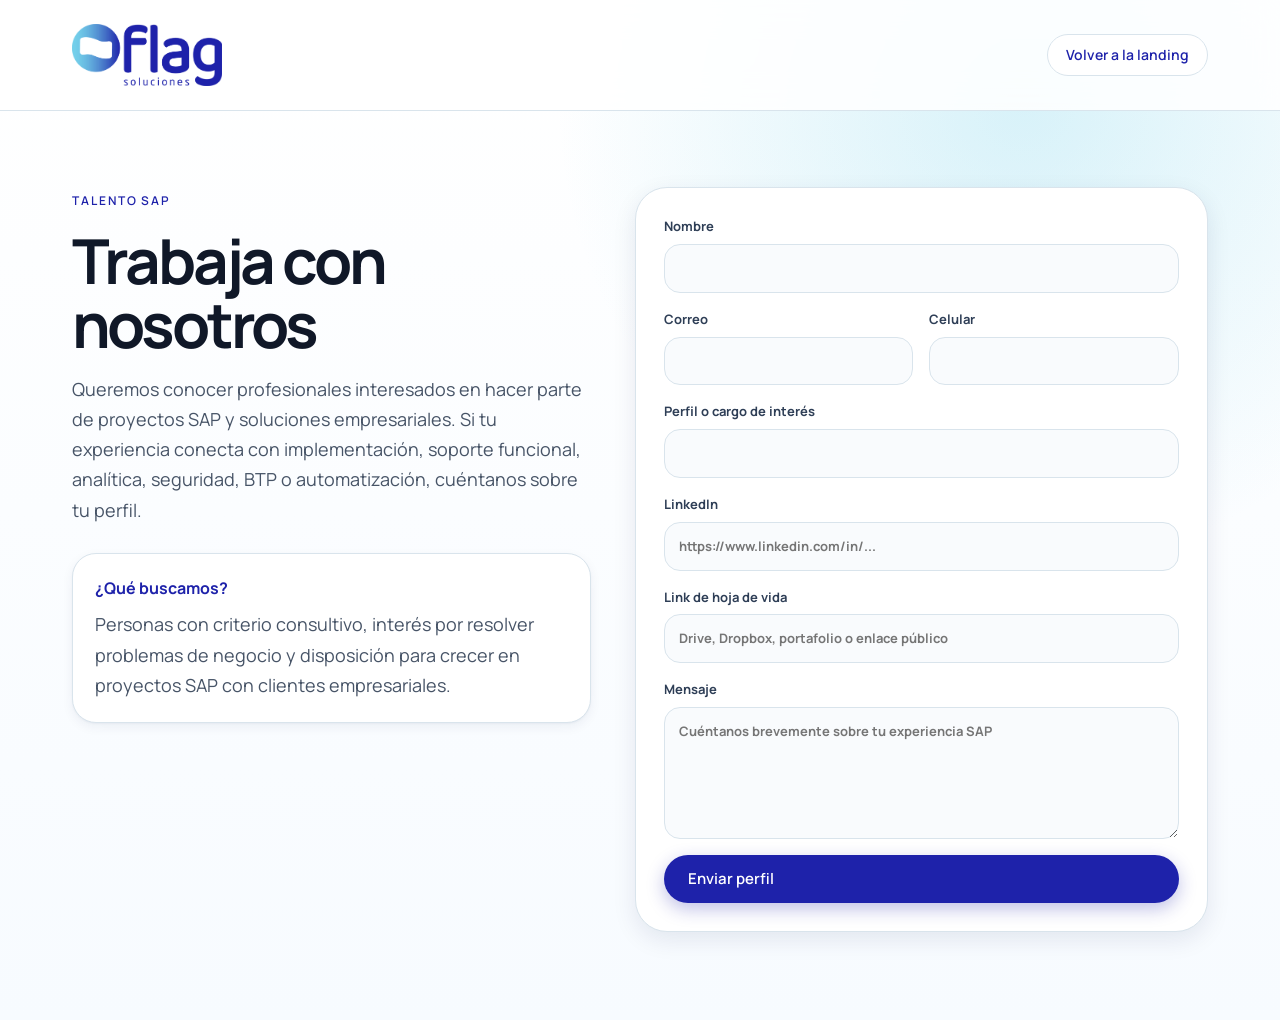
<file: trabaja-con-nosotros.html>
<!DOCTYPE html>
<html lang="es">
<head>
  <meta charset="UTF-8" />
  <meta name="viewport" content="width=device-width, initial-scale=1" />
  <title>Trabaja con nosotros | FLAG Soluciones</title>
  <meta name="description" content="Queremos conocer profesionales interesados en hacer parte de proyectos SAP y soluciones empresariales con FLAG Soluciones." />
  <meta name="theme-color" content="#1e22aa" />
  <link rel="icon" type="image/png" sizes="32x32" href="assets/favicon-32.png" />
  <link rel="icon" type="image/png" sizes="192x192" href="assets/favicon-192.png" />
  <link rel="apple-touch-icon" href="assets/favicon-180.png" />
  <link rel="preconnect" href="https://fonts.googleapis.com" />
  <link rel="preconnect" href="https://fonts.gstatic.com" crossorigin />
  <link href="https://fonts.googleapis.com/css2?family=Manrope:wght@400;500;600;700;800&display=swap" rel="stylesheet" />
  <link rel="stylesheet" href="styles.css" />
</head>
<body class="careers-page">
  <header class="careers-header">
    <div class="container">
      <a href="index.html" aria-label="Volver a FLAG Soluciones">
        <img src="assets/flag-logo.png" alt="FLAG Soluciones" />
      </a>
      <a class="btn btn-secondary btn-small" href="index.html#contacto">Volver a la landing</a>
    </div>
  </header>

  <main class="careers-hero">
    <div class="container careers-layout">
      <section class="careers-copy" aria-labelledby="careers-title">
        <span class="eyebrow">Talento SAP</span>
        <h1 id="careers-title">Trabaja con nosotros</h1>
        <p>
          Queremos conocer profesionales interesados en hacer parte de proyectos SAP y soluciones empresariales.
          Si tu experiencia conecta con implementación, soporte funcional, analítica, seguridad, BTP o automatización,
          cuéntanos sobre tu perfil.
        </p>
        <div class="careers-card">
          <strong>¿Qué buscamos?</strong>
          <p>
            Personas con criterio consultivo, interés por resolver problemas de negocio y disposición para crecer
            en proyectos SAP con clientes empresariales.
          </p>
        </div>
      </section>

      <form class="careers-form" id="careers-form">
        <label>
          Nombre
          <input name="nombre" required />
        </label>
        <div class="form-grid">
          <label>
            Correo
            <input type="email" name="correo" required />
          </label>
          <label>
            Celular
            <input name="celular" />
          </label>
        </div>
        <label>
          Perfil o cargo de interés
          <input name="perfil" required />
        </label>
        <label>
          LinkedIn
          <input name="linkedin" type="url" placeholder="https://www.linkedin.com/in/..." />
        </label>
        <label>
          Link de hoja de vida
          <input name="hojaVida" type="url" placeholder="Drive, Dropbox, portafolio o enlace público" />
        </label>
        <label>
          Mensaje
          <textarea name="mensaje" rows="5" placeholder="Cuéntanos brevemente sobre tu experiencia SAP"></textarea>
        </label>
        <div class="form-message success" id="careers-message" hidden>
          Gracias por compartir tu perfil. El equipo de FLAG revisará tu información.
        </div>
        <button class="btn btn-primary" type="submit">Enviar perfil</button>
      </form>
    </div>
  </main>

  <script>
    const form = document.getElementById("careers-form");
    const message = document.getElementById("careers-message");
    form.addEventListener("submit", (event) => {
      event.preventDefault();
      message.hidden = false;
      form.reset();
    });
  </script>
</body>
</html>
</file>
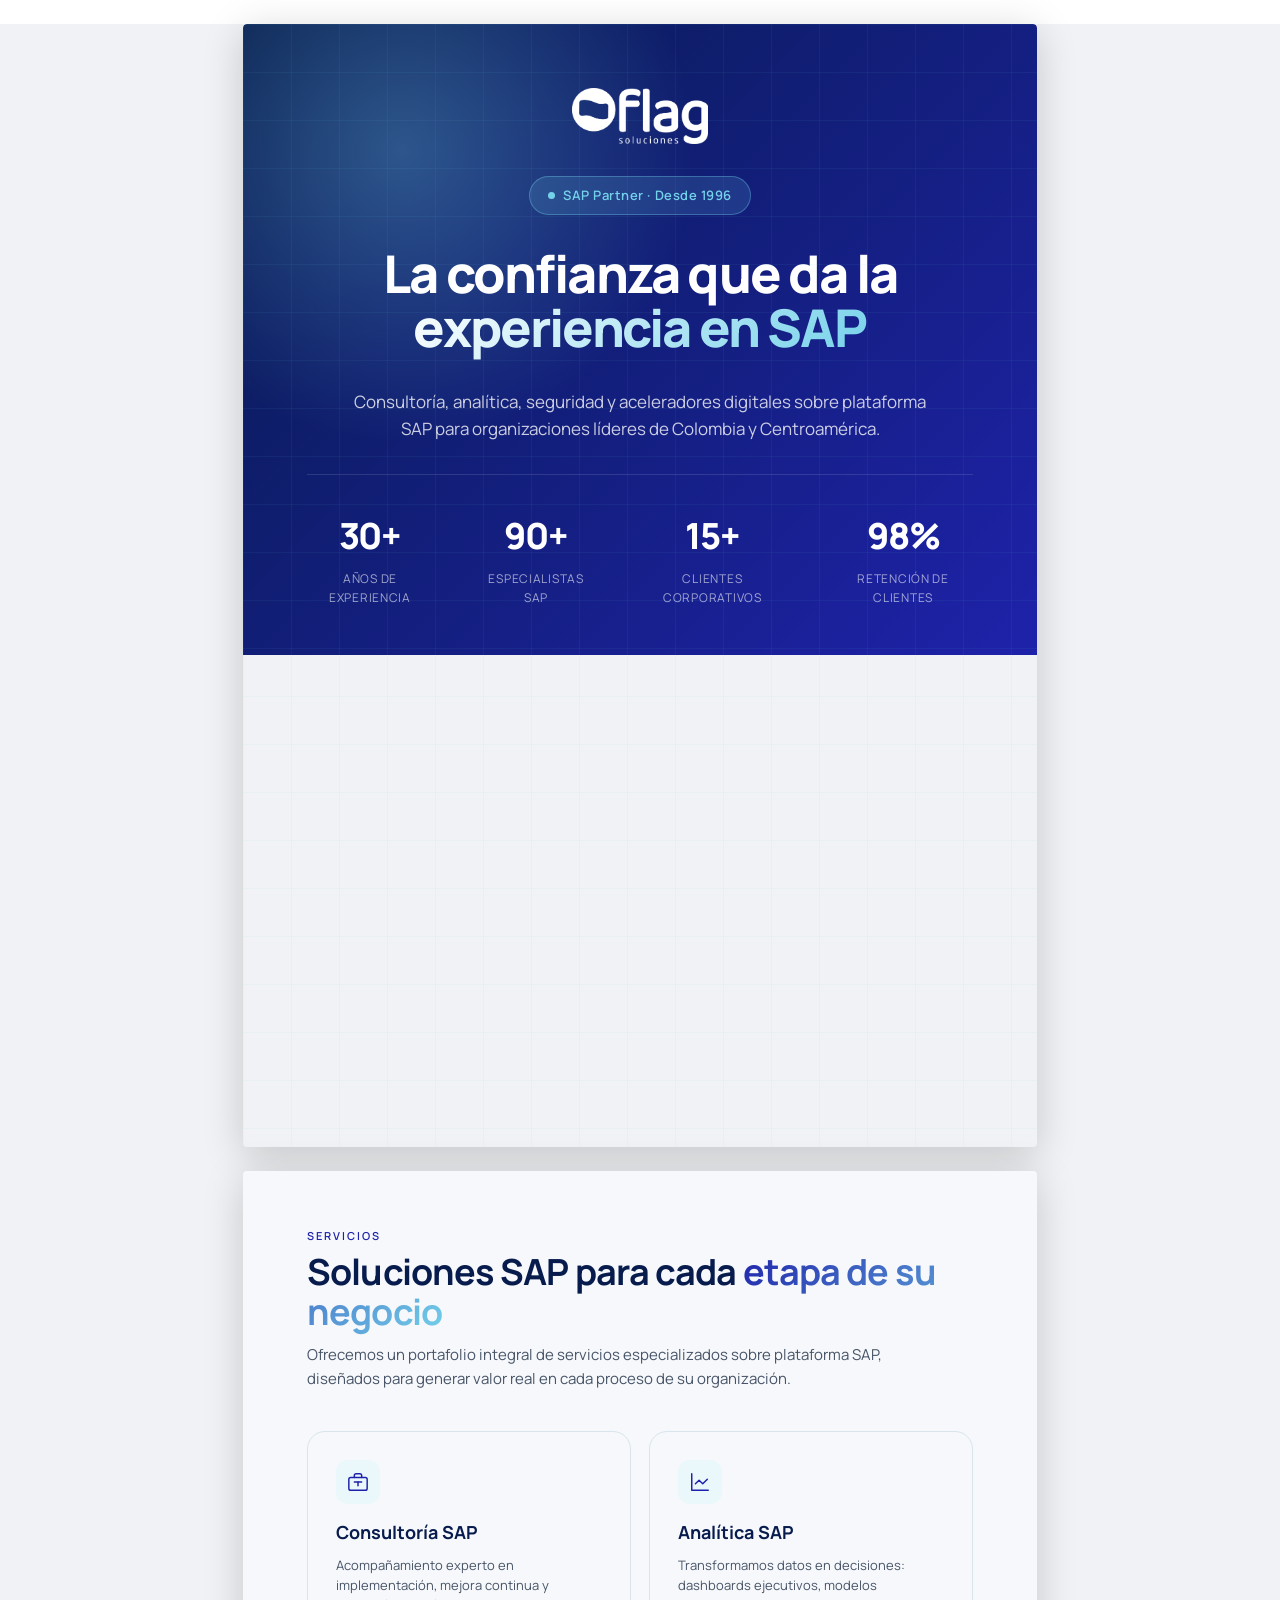
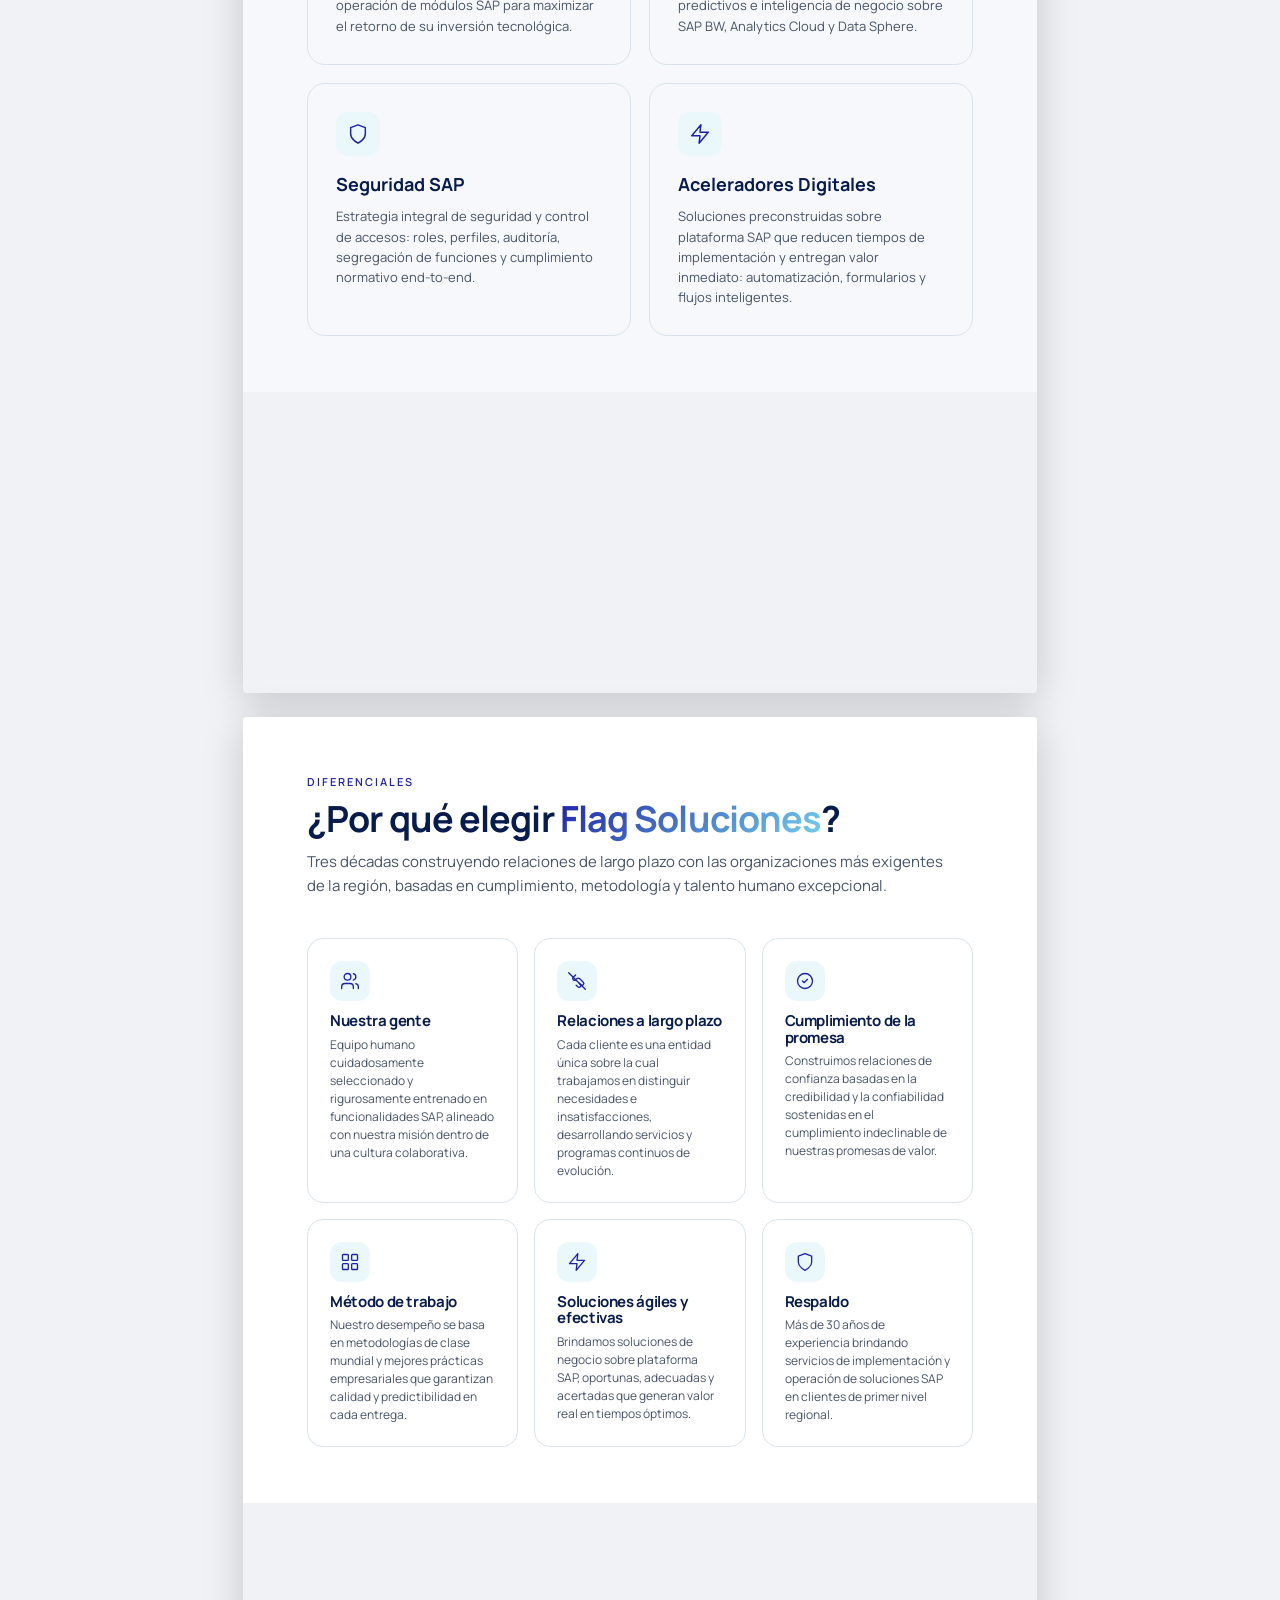
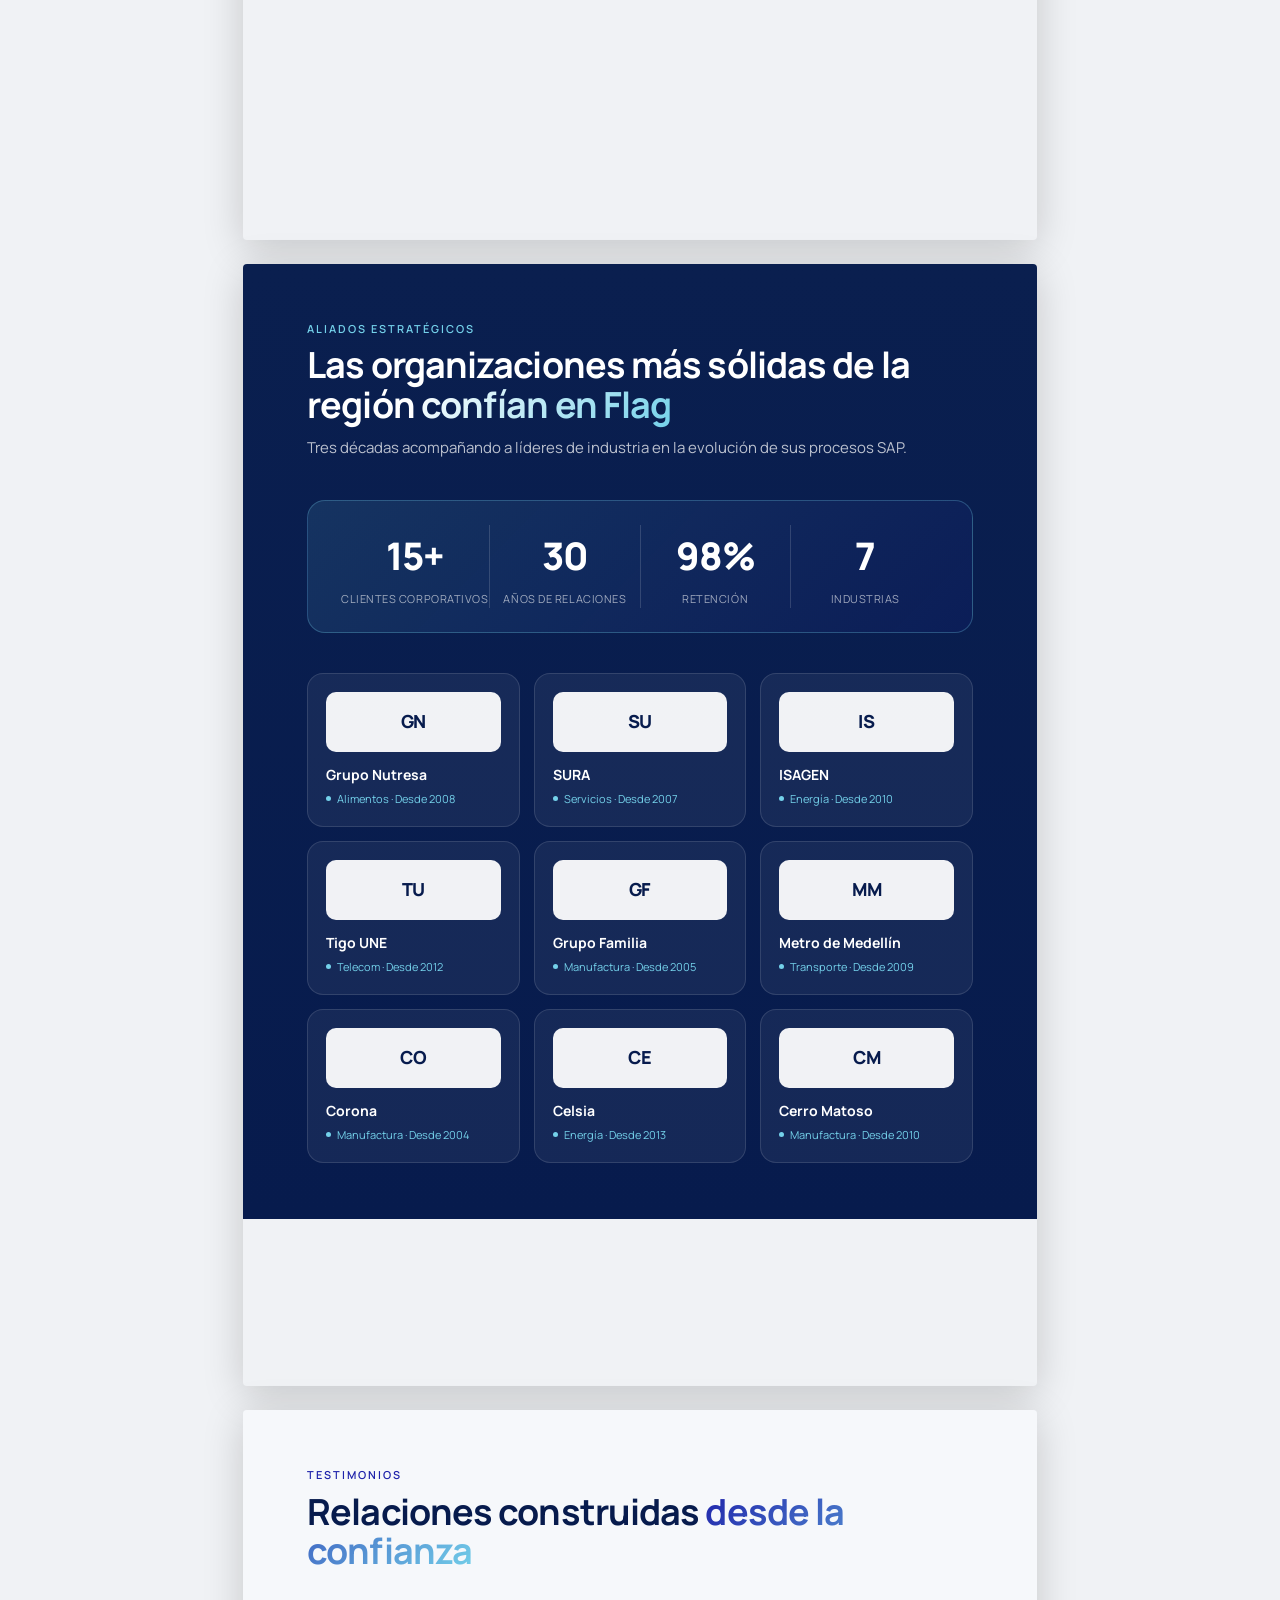
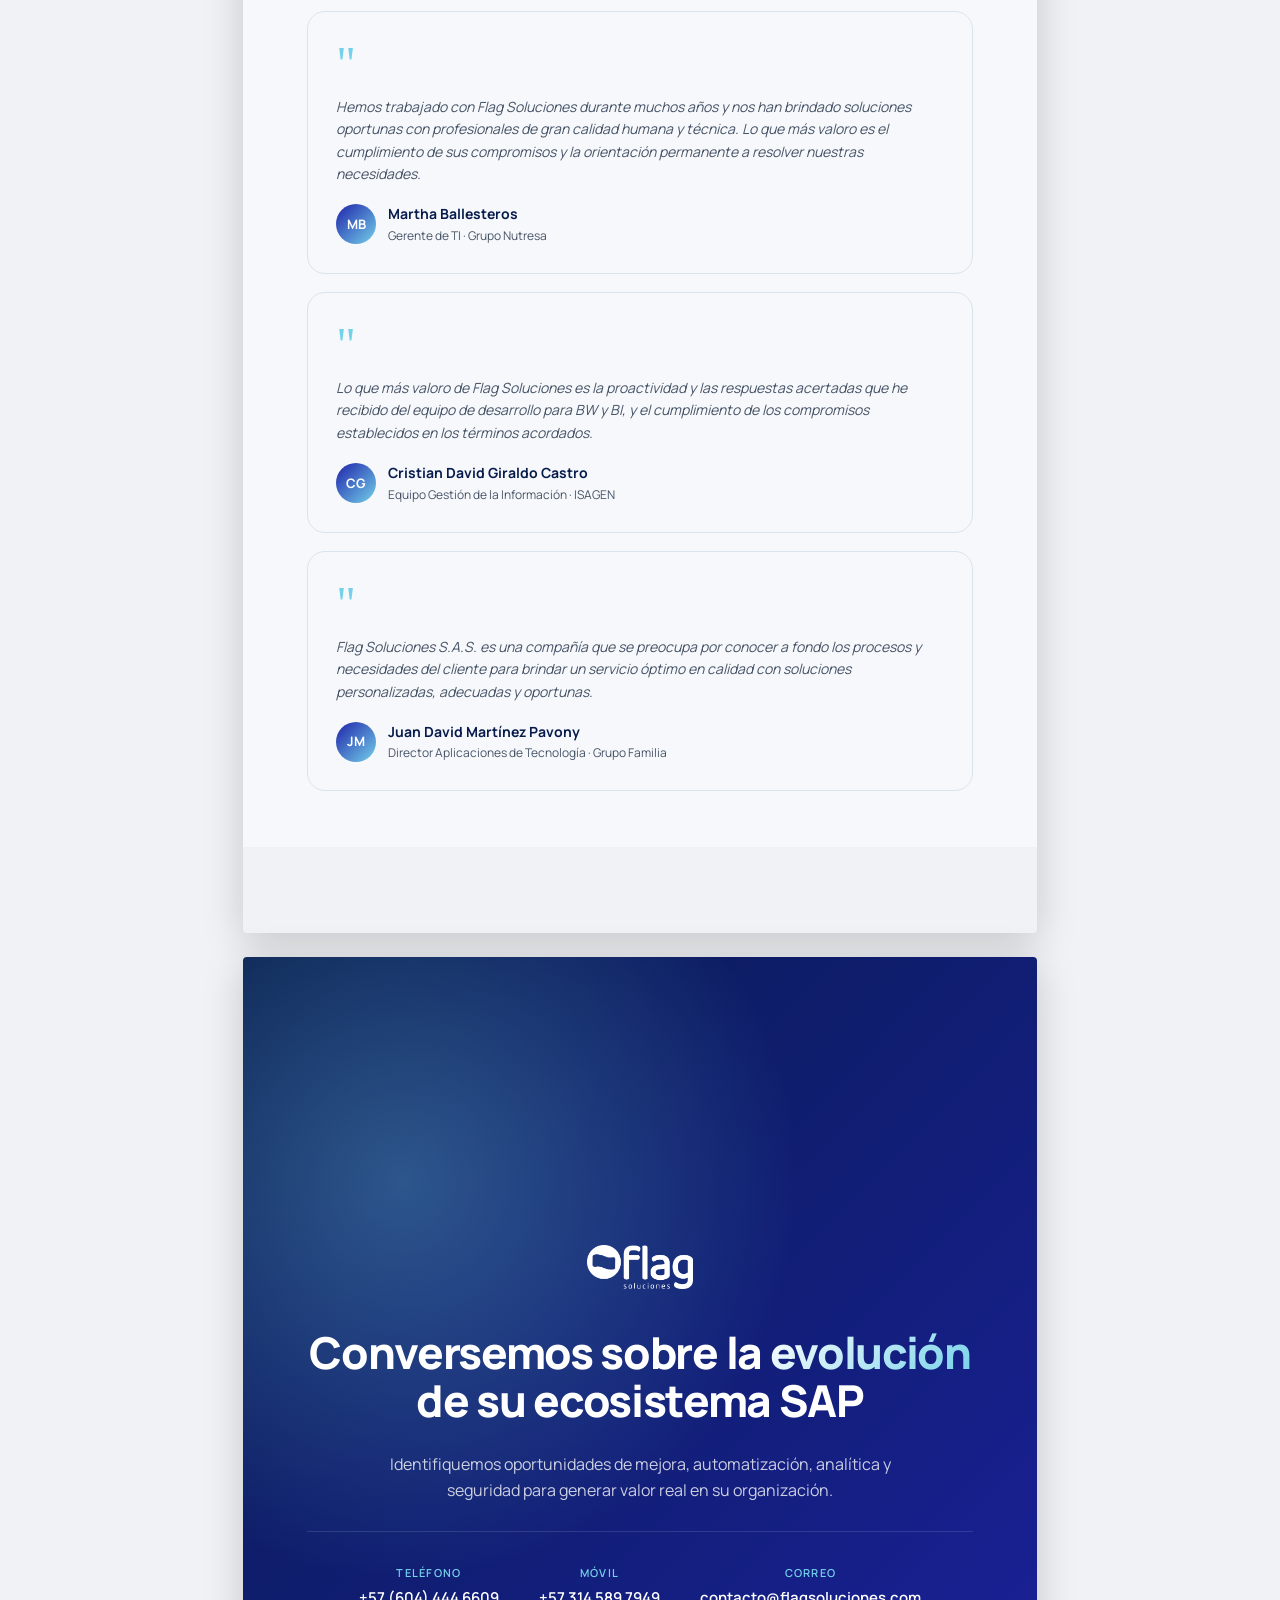
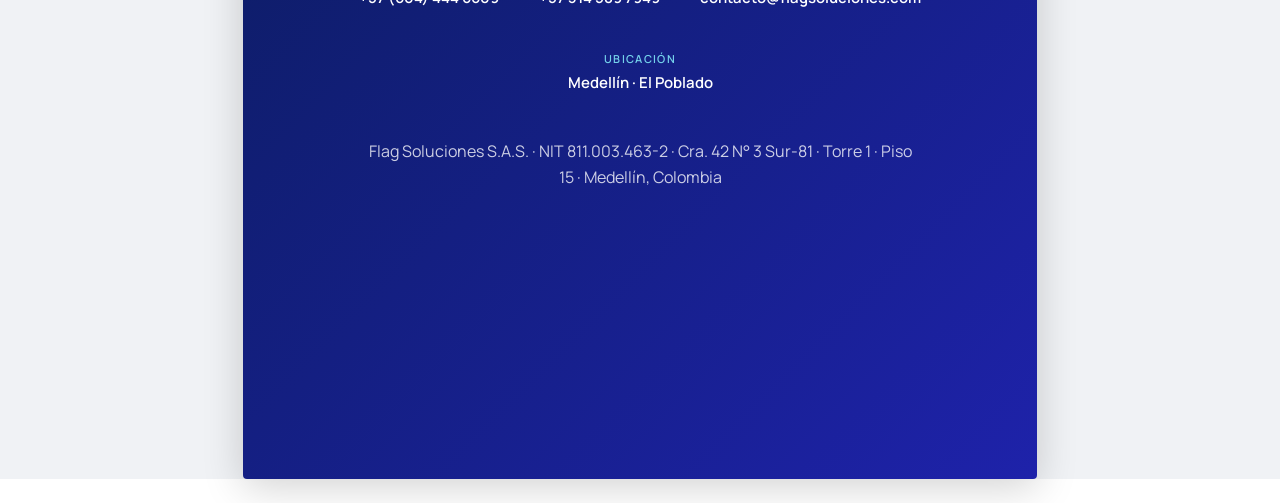
<file: design-bundle/flag/project/Flag Soluciones - Landing-print.html>
<!DOCTYPE html>
<html lang="es">
<head>
<meta charset="UTF-8"/>
<meta name="viewport" content="width=device-width,initial-scale=1"/>
<title>Flag Soluciones · La confianza que da la experiencia en SAP</title>
<link rel="preconnect" href="https://fonts.googleapis.com"/>
<link rel="preconnect" href="https://fonts.gstatic.com" crossorigin/>
<link href="https://fonts.googleapis.com/css2?family=Manrope:wght@400;500;600;700;800&family=JetBrains+Mono:wght@400;500&display=swap" rel="stylesheet"/>
<link rel="stylesheet" href="styles.css"/>
<style>
/* ===== PRINT OVERRIDES ===== */
@page { size: A4 portrait; margin: 0; }

/* Force colour printing */
* { -webkit-print-color-adjust: exact !important; print-color-adjust: exact !important; }

/* Kill interactivity */
*, *::before, *::after {
  animation: none !important;
  transition: none !important;
  transform: none !important;
}

html, body { background: #fff; }

/* Navigation — hide completely */
.header, .mobile-menu { display: none !important; }

/* Each section = one page */
.print-page {
  width: 210mm;
  min-height: 297mm;
  page-break-after: always;
  break-after: page;
  break-inside: avoid;
  overflow: hidden;
  position: relative;
  box-sizing: border-box;
}
.print-page:last-child { page-break-after: avoid; break-after: avoid; }

/* ===== HERO PAGE ===== */
.pp-hero {
  background: radial-gradient(circle at 20% 20%, rgba(116,209,234,.32), transparent 36%), linear-gradient(135deg, #071B4D 0%, #1E22AA 100%);
  display: flex;
  flex-direction: column;
  align-items: center;
  justify-content: center;
  padding: 64px 64px 48px;
  color: #fff;
  text-align: center;
  gap: 32px;
}
.pp-hero-logo { height: 56px; filter: brightness(0) invert(1); }
.pp-hero-badge { display: inline-flex; align-items: center; gap: 8px; background: rgba(116,209,234,.15); border: 1px solid rgba(116,209,234,.35); border-radius: 999px; padding: 8px 18px; font-size: 13px; font-weight: 600; color: #74D1EA; letter-spacing: .04em; }
.pp-hero-badge span { width: 7px; height: 7px; border-radius: 99px; background: #74D1EA; display: inline-block; }
.pp-hero h1 { font-family: 'Manrope', sans-serif; font-size: 52px; font-weight: 800; line-height: 1.05; letter-spacing: -.035em; max-width: 720px; }
.pp-hero h1 em { font-style: normal; background: linear-gradient(135deg, #fff 0%, #74D1EA 100%); -webkit-background-clip: text; background-clip: text; color: transparent; }
.pp-hero-sub { font-size: 17px; color: rgba(255,255,255,.78); max-width: 580px; line-height: 1.6; }
.pp-hero-stats { display: flex; gap: 48px; padding-top: 32px; border-top: 1px solid rgba(255,255,255,.12); }
.pp-hero-stat { text-align: center; }
.pp-hero-stat-num { font-family: 'Manrope', sans-serif; font-size: 36px; font-weight: 800; letter-spacing: -.03em; color: #fff; }
.pp-hero-stat-lbl { font-size: 12px; color: rgba(255,255,255,.6); margin-top: 4px; text-transform: uppercase; letter-spacing: .06em; }
.pp-hero-grid { position: absolute; inset: 0; background-image: linear-gradient(rgba(116,209,234,.06) 1px, transparent 1px), linear-gradient(90deg, rgba(116,209,234,.06) 1px, transparent 1px); background-size: 48px 48px; pointer-events: none; }

/* ===== SECTION HEADER ===== */
.pp-section { padding: 56px 64px; display: flex; flex-direction: column; gap: 40px; background: #fff; }
.pp-section.dark { background: linear-gradient(180deg, #0A1F4F 0%, #071B4D 100%); color: #fff; }
.pp-section.soft { background: #F6F8FB; }
.pp-eyebrow { font-size: 11px; letter-spacing: .18em; text-transform: uppercase; font-weight: 600; margin-bottom: 8px; }
.pp-section:not(.dark) .pp-eyebrow { color: #1E22AA; }
.pp-section.dark .pp-eyebrow { color: #74D1EA; }
.pp-h { font-family: 'Manrope', sans-serif; font-size: 36px; font-weight: 700; letter-spacing: -.025em; line-height: 1.1; }
.pp-section:not(.dark) .pp-h { color: #071B4D; }
.pp-section.dark .pp-h { color: #fff; }
.pp-h em { font-style: normal; background: linear-gradient(135deg, #1E22AA 0%, #74D1EA 100%); -webkit-background-clip: text; background-clip: text; color: transparent; }
.pp-section.dark .pp-h em { background: linear-gradient(135deg, #fff 0%, #74D1EA 100%); -webkit-background-clip: text; background-clip: text; color: transparent; }
.pp-lead { font-size: 15px; line-height: 1.6; color: #475467; max-width: 640px; }
.pp-section.dark .pp-lead { color: rgba(255,255,255,.72); }

/* ===== SERVICES PAGE ===== */
.pp-services-grid { display: grid; grid-template-columns: repeat(2, 1fr); gap: 18px; }
.pp-svc-card { background: #F6F8FB; border: 1px solid #D9E4EC; border-radius: 18px; padding: 28px; }
.pp-svc-ico { width: 44px; height: 44px; border-radius: 12px; background: #EAF8FC; display: flex; align-items: center; justify-content: center; color: #1E22AA; margin-bottom: 14px; }
.pp-svc-title { font-family: 'Manrope', sans-serif; font-size: 18px; font-weight: 700; color: #071B4D; margin-bottom: 8px; }
.pp-svc-desc { font-size: 13px; color: #475467; line-height: 1.55; }

/* ===== WHY PAGE ===== */
.pp-why-grid { display: grid; grid-template-columns: repeat(3, 1fr); gap: 16px; }
.pp-why-card { background: #fff; border: 1px solid #D9E4EC; border-radius: 16px; padding: 22px; }
.pp-why-card .ico { width: 40px; height: 40px; border-radius: 12px; background: #EAF8FC; display: flex; align-items: center; justify-content: center; color: #1E22AA; margin-bottom: 12px; }
.pp-why-card h3 { font-family: 'Manrope', sans-serif; font-size: 15px; font-weight: 700; color: #071B4D; margin-bottom: 6px; }
.pp-why-card p { font-size: 12px; color: #475467; line-height: 1.5; }

/* ===== CLIENTS PAGE ===== */
.pp-clients-stats { display: flex; gap: 0; background: linear-gradient(135deg, rgba(116,209,234,.12), rgba(30,34,170,.10)); border: 1px solid rgba(116,209,234,.28); border-radius: 18px; padding: 24px 32px; }
.pp-cstat { flex: 1; text-align: center; }
.pp-cstat-num { font-family: 'Manrope', sans-serif; font-size: 38px; font-weight: 800; letter-spacing: -.03em; color: #fff; }
.pp-cstat-lbl { font-size: 11px; color: rgba(255,255,255,.6); margin-top: 4px; text-transform: uppercase; letter-spacing: .05em; }
.pp-cstat-div { width: 1px; background: rgba(255,255,255,.15); }
.pp-clients-grid { display: grid; grid-template-columns: repeat(3, 1fr); gap: 14px; }
.pp-client-card { background: rgba(255,255,255,.06); border: 1px solid rgba(255,255,255,.12); border-radius: 16px; padding: 18px; }
.pp-client-logo-box { height: 60px; background: rgba(255,255,255,.94); border-radius: 10px; display: flex; align-items: center; justify-content: center; font-family: 'Manrope', sans-serif; font-weight: 800; font-size: 18px; color: #071B4D; margin-bottom: 12px; letter-spacing: -.02em; }
.pp-client-name { font-family: 'Manrope', sans-serif; font-size: 14px; font-weight: 700; color: #fff; }
.pp-client-sector { font-size: 11px; color: #74D1EA; margin-top: 4px; display: flex; align-items: center; gap: 6px; }
.pp-client-sector::before { content: ''; width: 5px; height: 5px; background: #74D1EA; border-radius: 99px; display: inline-block; }

/* ===== TESTIMONIALS PAGE ===== */
.pp-tst-grid { display: grid; grid-template-columns: repeat(1, 1fr); gap: 18px; }
.pp-tst-card { background: #F6F8FB; border: 1px solid #D9E4EC; border-radius: 18px; padding: 28px; }
.pp-tst-quote { font-size: 48px; line-height: 1; color: #74D1EA; font-family: Georgia, serif; margin-bottom: 8px; }
.pp-tst-text { font-size: 14px; color: #475467; line-height: 1.6; margin-bottom: 18px; font-style: italic; }
.pp-tst-author { display: flex; align-items: center; gap: 12px; }
.pp-tst-avatar { width: 40px; height: 40px; border-radius: 99px; background: linear-gradient(135deg, #1E22AA, #74D1EA); display: flex; align-items: center; justify-content: center; font-weight: 700; color: #fff; font-size: 13px; flex: none; }
.pp-tst-name { font-weight: 700; font-size: 14px; color: #071B4D; }
.pp-tst-role { font-size: 12px; color: #475467; }

/* ===== CONTACT/CTA PAGE ===== */
.pp-cta { background: radial-gradient(circle at 20% 20%, rgba(116,209,234,.32), transparent 36%), linear-gradient(135deg, #071B4D 0%, #1E22AA 100%); min-height: 297mm; display: flex; flex-direction: column; align-items: center; justify-content: center; padding: 64px; text-align: center; color: #fff; gap: 28px; }
.pp-cta-logo { height: 44px; filter: brightness(0) invert(1); margin-bottom: 12px; }
.pp-cta h2 { font-family: 'Manrope', sans-serif; font-size: 44px; font-weight: 800; line-height: 1.08; letter-spacing: -.03em; max-width: 700px; }
.pp-cta h2 em { font-style: normal; background: linear-gradient(135deg, #fff, #74D1EA); -webkit-background-clip: text; background-clip: text; color: transparent; }
.pp-cta p { font-size: 16px; color: rgba(255,255,255,.78); max-width: 560px; }
.pp-cta-contacts { display: flex; gap: 40px; justify-content: center; flex-wrap: wrap; padding-top: 32px; border-top: 1px solid rgba(255,255,255,.12); }
.pp-cta-contact { display: flex; flex-direction: column; gap: 4px; align-items: center; }
.pp-cta-contact-label { font-size: 11px; text-transform: uppercase; letter-spacing: .12em; color: #74D1EA; font-weight: 600; }
.pp-cta-contact-val { font-size: 15px; font-weight: 600; color: #fff; }
.pp-footer-nit { font-size: 12px; color: rgba(255,255,255,.5); margin-top: 16px; }

/* Screen: hide print pages */
@media screen {
  body { background: #f0f2f5; }
  .print-page {
    margin: 24px auto;
    box-shadow: 0 8px 40px rgba(0,0,0,.18);
    border-radius: 4px;
  }
  .pp-hero { border-radius: 4px 4px 0 0; }
}
</style>
</head>
<body>

<!-- PAGE 1: HERO -->
<div class="print-page">
  <div class="pp-hero">
    <div class="pp-hero-grid"></div>
    <img src="assets/flag-logo.png" alt="Flag Soluciones" class="pp-hero-logo"/>
    <div class="pp-hero-badge"><span></span> SAP Partner · Desde 1996</div>
    <h1>La confianza que da la <em>experiencia en SAP</em></h1>
    <p class="pp-hero-sub">Consultoría, analítica, seguridad y aceleradores digitales sobre plataforma SAP para organizaciones líderes de Colombia y Centroamérica.</p>
    <div class="pp-hero-stats">
      <div class="pp-hero-stat">
        <div class="pp-hero-stat-num">30+</div>
        <div class="pp-hero-stat-lbl">Años de experiencia</div>
      </div>
      <div class="pp-hero-stat">
        <div class="pp-hero-stat-num">90+</div>
        <div class="pp-hero-stat-lbl">Especialistas SAP</div>
      </div>
      <div class="pp-hero-stat">
        <div class="pp-hero-stat-num">15+</div>
        <div class="pp-hero-stat-lbl">Clientes corporativos</div>
      </div>
      <div class="pp-hero-stat">
        <div class="pp-hero-stat-num">98%</div>
        <div class="pp-hero-stat-lbl">Retención de clientes</div>
      </div>
    </div>
  </div>
</div>

<!-- PAGE 2: SERVICIOS -->
<div class="print-page">
  <div class="pp-section soft">
    <div>
      <div class="pp-eyebrow">Servicios</div>
      <h2 class="pp-h">Soluciones SAP para cada <em>etapa de su negocio</em></h2>
      <p class="pp-lead" style="margin-top:12px">Ofrecemos un portafolio integral de servicios especializados sobre plataforma SAP, diseñados para generar valor real en cada proceso de su organización.</p>
    </div>
    <div class="pp-services-grid">
      <div class="pp-svc-card">
        <div class="pp-svc-ico">
          <svg viewBox="0 0 24 24" width="22" height="22" fill="none" stroke="currentColor" stroke-width="1.6" stroke-linecap="round" stroke-linejoin="round"><rect x="2" y="7" width="20" height="14" rx="2"/><path d="M16 7V5a2 2 0 0 0-2-2h-4a2 2 0 0 0-2 2v2"/><path d="M12 12v4"/><path d="M8 12h8"/></svg>
        </div>
        <div class="pp-svc-title">Consultoría SAP</div>
        <div class="pp-svc-desc">Acompañamiento experto en implementación, mejora continua y operación de módulos SAP para maximizar el retorno de su inversión tecnológica.</div>
      </div>
      <div class="pp-svc-card">
        <div class="pp-svc-ico">
          <svg viewBox="0 0 24 24" width="22" height="22" fill="none" stroke="currentColor" stroke-width="1.6" stroke-linecap="round" stroke-linejoin="round"><path d="M3 3v18h18"/><path d="m7 14 4-4 4 4 5-5"/></svg>
        </div>
        <div class="pp-svc-title">Analítica SAP</div>
        <div class="pp-svc-desc">Transformamos datos en decisiones: dashboards ejecutivos, modelos predictivos e inteligencia de negocio sobre SAP BW, Analytics Cloud y Data Sphere.</div>
      </div>
      <div class="pp-svc-card">
        <div class="pp-svc-ico">
          <svg viewBox="0 0 24 24" width="22" height="22" fill="none" stroke="currentColor" stroke-width="1.6" stroke-linecap="round" stroke-linejoin="round"><path d="M12 22s8-4 8-10V5l-8-3-8 3v7c0 6 8 10 8 10Z"/></svg>
        </div>
        <div class="pp-svc-title">Seguridad SAP</div>
        <div class="pp-svc-desc">Estrategia integral de seguridad y control de accesos: roles, perfiles, auditoría, segregación de funciones y cumplimiento normativo end-to-end.</div>
      </div>
      <div class="pp-svc-card">
        <div class="pp-svc-ico">
          <svg viewBox="0 0 24 24" width="22" height="22" fill="none" stroke="currentColor" stroke-width="1.6" stroke-linecap="round" stroke-linejoin="round"><path d="M13 2 3 14h9l-1 8 10-12h-9l1-8z"/></svg>
        </div>
        <div class="pp-svc-title">Aceleradores Digitales</div>
        <div class="pp-svc-desc">Soluciones preconstruidas sobre plataforma SAP que reducen tiempos de implementación y entregan valor inmediato: automatización, formularios y flujos inteligentes.</div>
      </div>
    </div>
  </div>
</div>

<!-- PAGE 3: ¿POR QUÉ FLAG? -->
<div class="print-page">
  <div class="pp-section">
    <div>
      <div class="pp-eyebrow">Diferenciales</div>
      <h2 class="pp-h">¿Por qué elegir <em>Flag Soluciones</em>?</h2>
      <p class="pp-lead" style="margin-top:12px">Tres décadas construyendo relaciones de largo plazo con las organizaciones más exigentes de la región, basadas en cumplimiento, metodología y talento humano excepcional.</p>
    </div>
    <div class="pp-why-grid">
      <div class="pp-why-card">
        <div class="ico"><svg viewBox="0 0 24 24" width="20" height="20" fill="none" stroke="currentColor" stroke-width="1.6" stroke-linecap="round" stroke-linejoin="round"><path d="M16 21v-2a4 4 0 0 0-4-4H6a4 4 0 0 0-4 4v2"/><circle cx="9" cy="7" r="4"/><path d="M22 21v-2a4 4 0 0 0-3-3.87"/><path d="M16 3.13a4 4 0 0 1 0 7.75"/></svg></div>
        <h3>Nuestra gente</h3>
        <p>Equipo humano cuidadosamente seleccionado y rigurosamente entrenado en funcionalidades SAP, alineado con nuestra misión dentro de una cultura colaborativa.</p>
      </div>
      <div class="pp-why-card">
        <div class="ico"><svg viewBox="0 0 24 24" width="20" height="20" fill="none" stroke="currentColor" stroke-width="1.6" stroke-linecap="round" stroke-linejoin="round"><path d="m11 17 2 2a1 1 0 1 0 3-3"/><path d="m14 14 2.5 2.5a1 1 0 1 0 3-3l-3.88-3.88a3 3 0 0 0-4.24 0l-.88.88a1 1 0 1 1-3-3l2.81-2.81"/><path d="M2 2l20 20"/></svg></div>
        <h3>Relaciones a largo plazo</h3>
        <p>Cada cliente es una entidad única sobre la cual trabajamos en distinguir necesidades e insatisfacciones, desarrollando servicios y programas continuos de evolución.</p>
      </div>
      <div class="pp-why-card">
        <div class="ico"><svg viewBox="0 0 24 24" width="20" height="20" fill="none" stroke="currentColor" stroke-width="1.6" stroke-linecap="round" stroke-linejoin="round"><circle cx="12" cy="12" r="9"/><path d="m9 12 2 2 4-4"/></svg></div>
        <h3>Cumplimiento de la promesa</h3>
        <p>Construimos relaciones de confianza basadas en la credibilidad y la confiabilidad sostenidas en el cumplimiento indeclinable de nuestras promesas de valor.</p>
      </div>
      <div class="pp-why-card">
        <div class="ico"><svg viewBox="0 0 24 24" width="20" height="20" fill="none" stroke="currentColor" stroke-width="1.6" stroke-linecap="round" stroke-linejoin="round"><rect x="3" y="3" width="7" height="7" rx="1"/><rect x="14" y="3" width="7" height="7" rx="1"/><rect x="3" y="14" width="7" height="7" rx="1"/><rect x="14" y="14" width="7" height="7" rx="1"/></svg></div>
        <h3>Método de trabajo</h3>
        <p>Nuestro desempeño se basa en metodologías de clase mundial y mejores prácticas empresariales que garantizan calidad y predictibilidad en cada entrega.</p>
      </div>
      <div class="pp-why-card">
        <div class="ico"><svg viewBox="0 0 24 24" width="20" height="20" fill="none" stroke="currentColor" stroke-width="1.6" stroke-linecap="round" stroke-linejoin="round"><path d="M13 2 3 14h9l-1 8 10-12h-9l1-8z"/></svg></div>
        <h3>Soluciones ágiles y efectivas</h3>
        <p>Brindamos soluciones de negocio sobre plataforma SAP, oportunas, adecuadas y acertadas que generan valor real en tiempos óptimos.</p>
      </div>
      <div class="pp-why-card">
        <div class="ico"><svg viewBox="0 0 24 24" width="20" height="20" fill="none" stroke="currentColor" stroke-width="1.6" stroke-linecap="round" stroke-linejoin="round"><path d="M12 22s8-4 8-10V5l-8-3-8 3v7c0 6 8 10 8 10Z"/></svg></div>
        <h3>Respaldo</h3>
        <p>Más de 30 años de experiencia brindando servicios de implementación y operación de soluciones SAP en clientes de primer nivel regional.</p>
      </div>
    </div>
  </div>
</div>

<!-- PAGE 4: CLIENTES -->
<div class="print-page">
  <div class="pp-section dark">
    <div>
      <div class="pp-eyebrow">Aliados estratégicos</div>
      <h2 class="pp-h">Las organizaciones más sólidas de la región <em>confían en Flag</em></h2>
      <p class="pp-lead" style="margin-top:12px">Tres décadas acompañando a líderes de industria en la evolución de sus procesos SAP.</p>
    </div>
    <div class="pp-clients-stats">
      <div class="pp-cstat"><div class="pp-cstat-num">15+</div><div class="pp-cstat-lbl">Clientes corporativos</div></div>
      <div class="pp-cstat-div"></div>
      <div class="pp-cstat"><div class="pp-cstat-num">30</div><div class="pp-cstat-lbl">Años de relaciones</div></div>
      <div class="pp-cstat-div"></div>
      <div class="pp-cstat"><div class="pp-cstat-num">98%</div><div class="pp-cstat-lbl">Retención</div></div>
      <div class="pp-cstat-div"></div>
      <div class="pp-cstat"><div class="pp-cstat-num">7</div><div class="pp-cstat-lbl">Industrias</div></div>
    </div>
    <div class="pp-clients-grid">
      <div class="pp-client-card"><div class="pp-client-logo-box">GN</div><div class="pp-client-name">Grupo Nutresa</div><div class="pp-client-sector">Alimentos · Desde 2008</div></div>
      <div class="pp-client-card"><div class="pp-client-logo-box">SU</div><div class="pp-client-name">SURA</div><div class="pp-client-sector">Servicios · Desde 2007</div></div>
      <div class="pp-client-card"><div class="pp-client-logo-box">IS</div><div class="pp-client-name">ISAGEN</div><div class="pp-client-sector">Energía · Desde 2010</div></div>
      <div class="pp-client-card"><div class="pp-client-logo-box">TU</div><div class="pp-client-name">Tigo UNE</div><div class="pp-client-sector">Telecom · Desde 2012</div></div>
      <div class="pp-client-card"><div class="pp-client-logo-box">GF</div><div class="pp-client-name">Grupo Familia</div><div class="pp-client-sector">Manufactura · Desde 2005</div></div>
      <div class="pp-client-card"><div class="pp-client-logo-box">MM</div><div class="pp-client-name">Metro de Medellín</div><div class="pp-client-sector">Transporte · Desde 2009</div></div>
      <div class="pp-client-card"><div class="pp-client-logo-box">CO</div><div class="pp-client-name">Corona</div><div class="pp-client-sector">Manufactura · Desde 2004</div></div>
      <div class="pp-client-card"><div class="pp-client-logo-box">CE</div><div class="pp-client-name">Celsia</div><div class="pp-client-sector">Energía · Desde 2013</div></div>
      <div class="pp-client-card"><div class="pp-client-logo-box">CM</div><div class="pp-client-name">Cerro Matoso</div><div class="pp-client-sector">Manufactura · Desde 2010</div></div>
    </div>
  </div>
</div>

<!-- PAGE 5: TESTIMONIOS -->
<div class="print-page">
  <div class="pp-section soft">
    <div>
      <div class="pp-eyebrow">Testimonios</div>
      <h2 class="pp-h">Relaciones construidas <em>desde la confianza</em></h2>
    </div>
    <div class="pp-tst-grid">
      <div class="pp-tst-card">
        <div class="pp-tst-quote">"</div>
        <div class="pp-tst-text">Hemos trabajado con Flag Soluciones durante muchos años y nos han brindado soluciones oportunas con profesionales de gran calidad humana y técnica. Lo que más valoro es el cumplimiento de sus compromisos y la orientación permanente a resolver nuestras necesidades.</div>
        <div class="pp-tst-author">
          <div class="pp-tst-avatar">MB</div>
          <div>
            <div class="pp-tst-name">Martha Ballesteros</div>
            <div class="pp-tst-role">Gerente de TI · Grupo Nutresa</div>
          </div>
        </div>
      </div>
      <div class="pp-tst-card">
        <div class="pp-tst-quote">"</div>
        <div class="pp-tst-text">Lo que más valoro de Flag Soluciones es la proactividad y las respuestas acertadas que he recibido del equipo de desarrollo para BW y BI, y el cumplimiento de los compromisos establecidos en los términos acordados.</div>
        <div class="pp-tst-author">
          <div class="pp-tst-avatar">CG</div>
          <div>
            <div class="pp-tst-name">Cristian David Giraldo Castro</div>
            <div class="pp-tst-role">Equipo Gestión de la Información · ISAGEN</div>
          </div>
        </div>
      </div>
      <div class="pp-tst-card">
        <div class="pp-tst-quote">"</div>
        <div class="pp-tst-text">Flag Soluciones S.A.S. es una compañía que se preocupa por conocer a fondo los procesos y necesidades del cliente para brindar un servicio óptimo en calidad con soluciones personalizadas, adecuadas y oportunas.</div>
        <div class="pp-tst-author">
          <div class="pp-tst-avatar">JM</div>
          <div>
            <div class="pp-tst-name">Juan David Martínez Pavony</div>
            <div class="pp-tst-role">Director Aplicaciones de Tecnología · Grupo Familia</div>
          </div>
        </div>
      </div>
    </div>
  </div>
</div>

<!-- PAGE 6: CONTACTO -->
<div class="print-page">
  <div class="pp-cta">
    <img src="assets/flag-logo.png" alt="Flag Soluciones" class="pp-cta-logo"/>
    <h2>Conversemos sobre la <em>evolución</em> de su ecosistema SAP</h2>
    <p>Identifiquemos oportunidades de mejora, automatización, analítica y seguridad para generar valor real en su organización.</p>
    <div class="pp-cta-contacts">
      <div class="pp-cta-contact">
        <div class="pp-cta-contact-label">Teléfono</div>
        <div class="pp-cta-contact-val">+57 (604) 444 6609</div>
      </div>
      <div class="pp-cta-contact">
        <div class="pp-cta-contact-label">Móvil</div>
        <div class="pp-cta-contact-val">+57 314 589 7949</div>
      </div>
      <div class="pp-cta-contact">
        <div class="pp-cta-contact-label">Correo</div>
        <div class="pp-cta-contact-val">contacto@flagsoluciones.com</div>
      </div>
      <div class="pp-cta-contact">
        <div class="pp-cta-contact-label">Ubicación</div>
        <div class="pp-cta-contact-val">Medellín · El Poblado</div>
      </div>
    </div>
    <p class="pp-footer-nit">Flag Soluciones S.A.S. · NIT 811.003.463-2 · Cra. 42 N° 3 Sur-81 · Torre 1 · Piso 15 · Medellín, Colombia</p>
  </div>
</div>

<script>
document.fonts.ready.then(function() {
  setTimeout(function() { window.print(); }, 500);
});
</script>
</body>
</html>
</file>
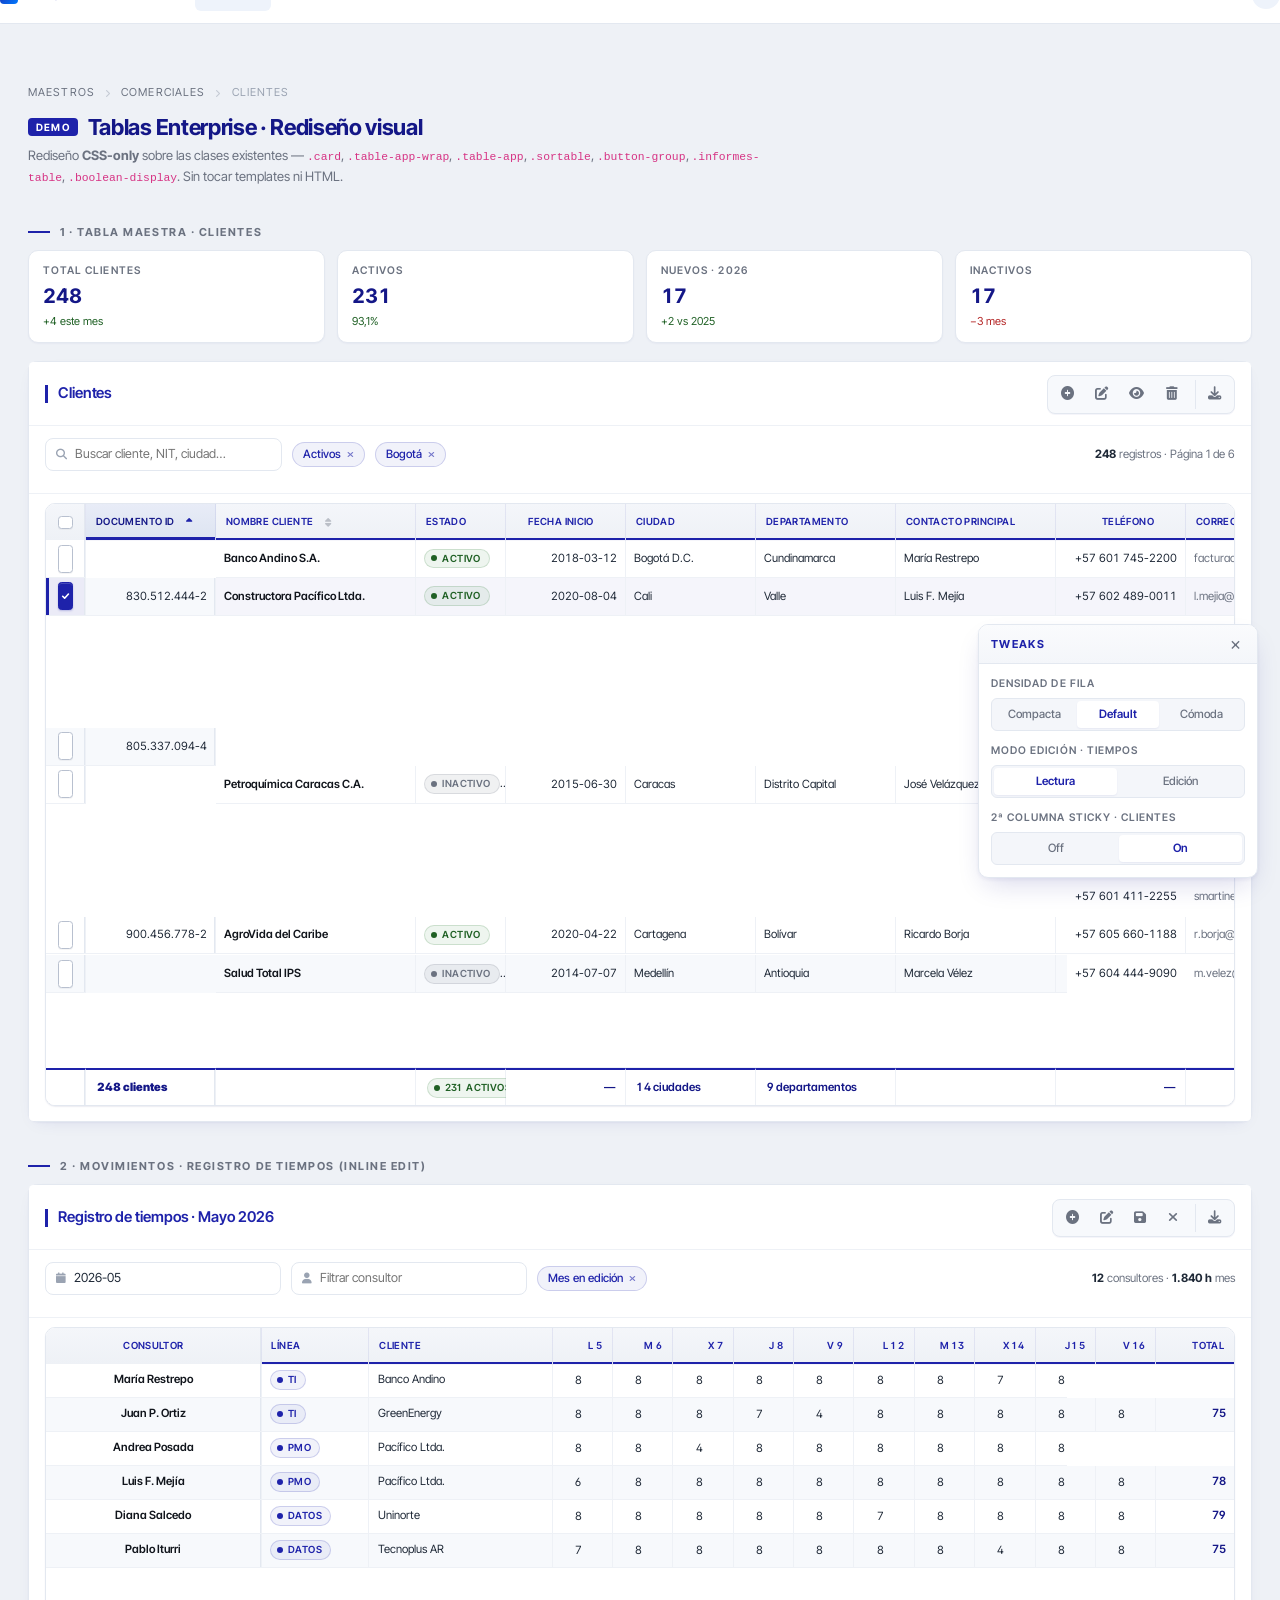
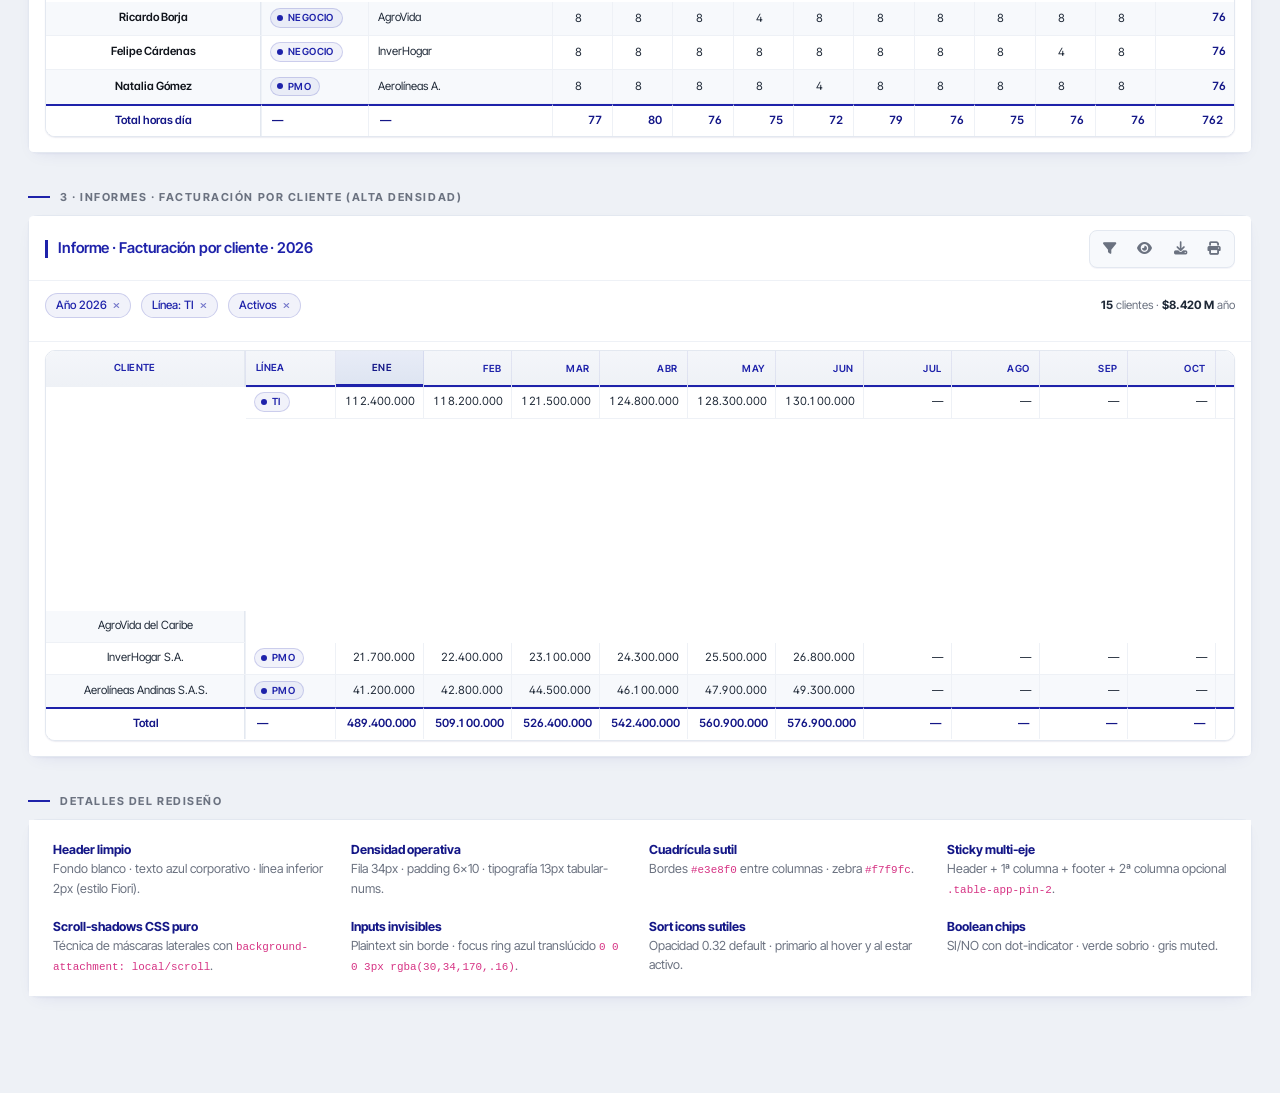
<file: design-bundle/flag/project/Flag Tables.html>
<!doctype html>
<html lang="es">
<head>
<meta charset="utf-8" />
<meta name="viewport" content="width=device-width, initial-scale=1" />
<title>Flag · Tablas Enterprise · Rediseño</title>

<!-- Bootstrap 5 (mismo entorno que Django/Base.html aproximado) -->
<link rel="stylesheet" href="https://cdn.jsdelivr.net/npm/bootstrap@5.3.2/dist/css/bootstrap.min.css" />
<!-- Font Awesome para los íconos sort, CRUD, etc. -->
<link rel="stylesheet" href="https://cdnjs.cloudflare.com/ajax/libs/font-awesome/6.5.1/css/all.min.css" />
<!-- Inter Tight (UI) + JetBrains Mono (números) -->
<link rel="preconnect" href="https://fonts.googleapis.com" />
<link rel="preconnect" href="https://fonts.gstatic.com" crossorigin />
<link href="https://fonts.googleapis.com/css2?family=Inter+Tight:wght@400;500;600;700&family=JetBrains+Mono:wght@400;500&display=swap" rel="stylesheet" />

<!-- El stylesheet rediseñado -->
<link rel="stylesheet" href="flag-tables.css" />

<style>
    /* ========== shell de demo (NO forma parte del entregable) ========== */
    html, body {
        font-family: "Inter Tight", system-ui, -apple-system, "Segoe UI", Arial, sans-serif;
        background: #eef1f6;
        color: #1f2937;
        margin: 0;
        font-size: 14px;
        -webkit-font-smoothing: antialiased;
    }
    /* Override del font-family original — excluye Font Awesome */
    .table, .table-app, .informes-table, button:not(.fas):not(.fa):not([class*="fa-"]),
    input, select, .demo-shell, .demo-topbar {
        font-family: "Inter Tight", system-ui, -apple-system, "Segoe UI", Arial, sans-serif;
    }
    /* Font Awesome icons mantienen su familia */
    .fas, .fa, .far, .fab, [class*="fa-"] {
        font-family: "Font Awesome 6 Free", "Font Awesome 6 Brands", "FontAwesome" !important;
    }
    .fas, [class*="fa-"]:not(.fab) { font-weight: 900 !important; }
    .far { font-weight: 400 !important; }
    /* Botones del button-group que SON el ícono (no tienen texto) */
    .button-group .btn.fas, .button-group button.fas {
        font-family: "Font Awesome 6 Free" !important;
        font-weight: 900 !important;
    }
    .table-app, .informes-table, .table-app input, .table-app select {
        font-feature-settings: "ss01", "tnum", "cv11";
    }
    .demo-shell {
        max-width: 1480px;
        margin: 0 auto;
        padding: 32px 28px 64px;
    }
    .demo-h1 {
        font-size: 22px;
        font-weight: 700;
        letter-spacing: -0.015em;
        color: #141787;
        margin: 0 0 4px;
    }
    .demo-h1 .badge-flag {
        display: inline-block;
        font-size: 10px;
        font-weight: 700;
        text-transform: uppercase;
        letter-spacing: 0.12em;
        background: #1E22AA;
        color: #fff;
        padding: 3px 8px;
        border-radius: 4px;
        vertical-align: middle;
        margin-right: 10px;
        position: relative;
        top: -2px;
    }
    .demo-sub {
        color: #6b7280;
        font-size: 13px;
        margin: 0 0 24px;
        max-width: 760px;
        line-height: 1.55;
    }
    .demo-section-title {
        font-size: 11px;
        font-weight: 700;
        text-transform: uppercase;
        letter-spacing: 0.14em;
        color: #6b7280;
        margin: 36px 0 10px;
        display: flex;
        align-items: center;
        gap: 10px;
    }
    .demo-section-title::before {
        content: "";
        width: 22px;
        height: 2px;
        background: #1E22AA;
        display: inline-block;
    }
    .breadcrumb-flag {
        font-size: 11px;
        color: #9aa3b2;
        margin-bottom: 14px;
        text-transform: uppercase;
        letter-spacing: 0.10em;
    }
    .breadcrumb-flag span { color: #6b7280; }
    .breadcrumb-flag i { font-size: 8px; margin: 0 6px; opacity: 0.5; }

    /* Toolbar superior fake (navbar-lite) */
    .demo-topbar {
        display: flex;
        align-items: center;
        gap: 18px;
        padding: 12px 28px;
        background: #fff;
        border-bottom: 1px solid #e3e8f0;
        margin: -32px -28px 28px;
    }
    .demo-topbar .logo {
        font-weight: 700;
        font-size: 13px;
        letter-spacing: 0.04em;
        color: #1E22AA;
        display: flex;
        align-items: center;
        gap: 8px;
    }
    .demo-topbar .logo::before {
        content: "";
        width: 18px; height: 18px;
        background: linear-gradient(135deg, #1E22AA, #007bff);
        border-radius: 4px;
        display: inline-block;
    }
    .demo-topbar nav { display: flex; gap: 4px; font-size: 12.5px; }
    .demo-topbar nav a {
        padding: 6px 12px;
        color: #6b7280;
        text-decoration: none;
        border-radius: 6px;
        font-weight: 500;
    }
    .demo-topbar nav a.active { color: #1E22AA; background: #eef3fb; }
    .demo-topbar .spacer { flex: 1; }
    .demo-topbar .user {
        display: flex; align-items: center; gap: 10px;
        font-size: 12.5px; color: #6b7280;
    }
    .demo-topbar .user .avatar {
        width: 28px; height: 28px; border-radius: 50%;
        background: #eef3fb; color: #1E22AA;
        display: inline-flex; align-items: center; justify-content: center;
        font-weight: 700; font-size: 11px;
    }

    /* Mini-stats arriba del Index (contexto SAP-like) */
    .stat-row { display: grid; grid-template-columns: repeat(4, 1fr); gap: 12px; margin-bottom: 18px; }
    .stat {
        background: #fff;
        border: 1px solid #e3e8f0;
        border-radius: 10px;
        padding: 12px 14px;
        box-shadow: 0 1px 2px rgba(20,23,135,0.04);
    }
    .stat .label { font-size: 10.5px; text-transform: uppercase; letter-spacing: 0.10em; color: #6b7280; font-weight: 600; }
    .stat .value { font-size: 20px; font-weight: 700; color: #141787; margin-top: 2px; font-variant-numeric: tabular-nums; letter-spacing: -0.01em; }
    .stat .delta { font-size: 11px; color: #1f6024; margin-top: 2px; }
    .stat .delta.down { color: #b42525; }

    /* Filtros / search (no son parte del rediseño pero contextualizan) */
    .filters-bar {
        display: flex; align-items: center; gap: 10px;
        margin-bottom: 14px;
        flex-wrap: wrap;
    }
    .filters-bar .field {
        display: inline-flex; align-items: center; gap: 6px;
        background: #fff; border: 1px solid #e3e8f0; border-radius: 8px;
        padding: 5px 10px; font-size: 12.5px; color: #6b7280;
    }
    .filters-bar .field input {
        border: 0; outline: 0; font-size: 12.5px; min-width: 180px;
        background: transparent; color: #1f2937;
    }
    .filters-bar .field i { color: #9aa3b2; font-size: 11px; }
    .filters-bar .chip {
        background: rgba(30,34,170,0.06); color: #1E22AA;
        border: 1px solid rgba(30,34,170,0.18); border-radius: 999px;
        padding: 3px 10px; font-size: 11.5px; font-weight: 500;
        display: inline-flex; align-items: center; gap: 6px;
    }
    .filters-bar .chip i { font-size: 9px; opacity: 0.6; }
    .filters-bar .row-count { margin-left: auto; font-size: 11.5px; color: #6b7280; }
    .filters-bar .row-count strong { color: #1f2937; }

    /* Tweaks panel hooks */
    .demo-shell[data-density="compact"] { --flag-row-h: 30px; }
    .demo-shell[data-density="comfortable"] { --flag-row-h: 38px; }
    .demo-shell[data-density="compact"] .table-app tbody td { height: 30px; padding-top: 0.22rem; padding-bottom: 0.22rem; }
    .demo-shell[data-density="comfortable"] .table-app tbody td { height: 38px; padding-top: 0.5rem; padding-bottom: 0.5rem; }
</style>
</head>
<body>

<div class="demo-topbar">
    <div class="logo">FLAG ERP</div>
    <nav>
        <a href="#">Dashboard</a>
        <a href="#" class="active">Maestros</a>
        <a href="#">Movimientos</a>
        <a href="#">Informes</a>
        <a href="#">Indicadores</a>
    </nav>
    <div class="spacer"></div>
    <div class="user">
        <span>v6.4.0</span>
        <span class="avatar">JR</span>
    </div>
</div>

<div class="demo-shell" data-density="default">

    <div class="breadcrumb-flag">
        <span>Maestros</span> <i class="fas fa-chevron-right"></i>
        <span>Comerciales</span> <i class="fas fa-chevron-right"></i>
        Clientes
    </div>
    <h1 class="demo-h1"><span class="badge-flag">Demo</span>Tablas Enterprise · Rediseño visual</h1>
    <p class="demo-sub">
        Rediseño <strong>CSS-only</strong> sobre las clases existentes — <code>.card</code>, <code>.table-app-wrap</code>,
        <code>.table-app</code>, <code>.sortable</code>, <code>.button-group</code>, <code>.informes-table</code>,
        <code>.boolean-display</code>. Sin tocar templates ni HTML.
    </p>

    <!-- ============================================================== -->
    <!-- 1 · TABLA MAESTRA (CLIENTES) — patrón principal                 -->
    <!-- ============================================================== -->
    <div class="demo-section-title">1 · Tabla Maestra · Clientes</div>

    <div class="stat-row">
        <div class="stat"><div class="label">Total clientes</div><div class="value">248</div><div class="delta">+4 este mes</div></div>
        <div class="stat"><div class="label">Activos</div><div class="value">231</div><div class="delta">93,1%</div></div>
        <div class="stat"><div class="label">Nuevos · 2026</div><div class="value">17</div><div class="delta">+2 vs 2025</div></div>
        <div class="stat"><div class="label">Inactivos</div><div class="value">17</div><div class="delta down">−3 mes</div></div>
    </div>

    <div class="card">
        <div class="card-header">
            <h4 class="card-title">Clientes</h4>
            <div class="button-group">
                <a class="btn btn-outline-primary fas fa-plus-circle" title="Crear" href="#" role="button"></a>
                <a id="edit-button" class="btn btn-outline-primary fas fa-edit" title="Editar" href="#" role="button"></a>
                <i class="btn btn-outline-primary fas fa-eye" title="Visualizar" role="button"></i>
                <button type="submit" class="btn btn-outline-danger fas fa-trash-alt" title="Eliminar"></button>
                <form>
                    <button type="submit" class="btn btn-outline-info fas fa-download" title="Descargar"></button>
                </form>
            </div>
        </div>

        <div class="card-body">
            <div class="filters-bar">
                <div class="field"><i class="fas fa-search"></i><input type="text" placeholder="Buscar cliente, NIT, ciudad…" /></div>
                <span class="chip">Activos <i class="fas fa-times"></i></span>
                <span class="chip">Bogotá <i class="fas fa-times"></i></span>
                <span class="row-count"><strong>248</strong> registros · Página 1 de 6</span>
            </div>
        </div>

        <div class="card-footer text-muted">
            <div class="table-responsive table-app-wrap table-app-pin-2">
                <form id="delete-form" method="POST" action="#">
                    <table class="table table-primary table-app" id="infoClientesTable">
                        <colgroup>
                            <col style="width:40px"/>
                            <col style="width:130px"/>
                            <col style="min-width:200px"/>
                            <col style="width:90px"/>
                            <col style="width:120px"/>
                            <col style="width:130px"/>
                            <col style="width:140px"/>
                            <col style="width:160px"/>
                            <col style="width:130px"/>
                            <col style="width:200px"/>
                            <col style="width:200px"/>
                            <col style="width:120px"/>
                            <col style="width:110px"/>
                            <col style="width:80px"/>
                        </colgroup>
                        <thead>
                            <tr>
                                <th><input type="checkbox" id="select-all-1"></th>
                                <th data-sort="documento" class="sortable" data-direction="asc">
                                    Documento ID
                                    <span class="sort-icon">
                                        <i class="fas fa-sort sort-icon-default"></i>
                                        <i class="fas fa-sort-up sort-icon-asc"></i>
                                        <i class="fas fa-sort-down sort-icon-desc"></i>
                                    </span>
                                </th>
                                <th data-sort="nombre" class="sortable" data-direction="default">
                                    Nombre Cliente
                                    <span class="sort-icon">
                                        <i class="fas fa-sort sort-icon-default"></i>
                                    </span>
                                </th>
                                <th data-sort="activo" class="sortable" data-direction="default">Estado <span class="sort-icon"><i class="fas fa-sort"></i></span></th>
                                <th data-sort="fecha_inicio" class="sortable text-end" data-direction="default">Fecha Inicio <span class="sort-icon"><i class="fas fa-sort"></i></span></th>
                                <th data-sort="ciudad" class="sortable" data-direction="default">Ciudad <span class="sort-icon"><i class="fas fa-sort"></i></span></th>
                                <th data-sort="departamento" class="sortable" data-direction="default">Departamento <span class="sort-icon"><i class="fas fa-sort"></i></span></th>
                                <th data-sort="contacto" class="sortable" data-direction="default">Contacto Principal <span class="sort-icon"><i class="fas fa-sort"></i></span></th>
                                <th data-sort="telefono" class="sortable text-end" data-direction="default">Teléfono <span class="sort-icon"><i class="fas fa-sort"></i></span></th>
                                <th data-sort="correo" class="sortable" data-direction="default">Correo Electrónico <span class="sort-icon"><i class="fas fa-sort"></i></span></th>
                                <th data-sort="buzon" class="sortable" data-direction="default">Buzón Facturación <span class="sort-icon"><i class="fas fa-sort"></i></span></th>
                                <th data-sort="tipo_cliente" class="sortable" data-direction="default">Tipo Cliente <span class="sort-icon"><i class="fas fa-sort"></i></span></th>
                                <th data-sort="pais" class="sortable" data-direction="default">País <span class="sort-icon"><i class="fas fa-sort"></i></span></th>
                                <th data-sort="nacional" class="sortable" data-direction="default">Nacional <span class="sort-icon"><i class="fas fa-sort"></i></span></th>
                            </tr>
                        </thead>
                        <tbody id="clientes-tbody">
                            <!-- inyectadas por JS para mantener el HTML demo limpio -->
                        </tbody>
                        <tfoot>
                            <tr>
                                <td></td>
                                <td><strong>248 clientes</strong></td>
                                <td></td>
                                <td><span class="boolean-display true">231 activos</span></td>
                                <td class="text-end">—</td>
                                <td>14 ciudades</td>
                                <td>9 departamentos</td>
                                <td></td>
                                <td class="text-end">—</td>
                                <td></td>
                                <td></td>
                                <td></td>
                                <td>4 países</td>
                                <td></td>
                            </tr>
                        </tfoot>
                    </table>
                </form>
            </div>
        </div>
    </div>

    <!-- ============================================================== -->
    <!-- 2 · TABLA DE MOVIMIENTOS — inputs inline editables               -->
    <!-- ============================================================== -->
    <div class="demo-section-title">2 · Movimientos · Registro de tiempos (inline edit)</div>

    <div class="card">
        <div class="card-header">
            <h4 class="card-title">Registro de tiempos · Mayo 2026</h4>
            <div class="button-group">
                <button class="btn btn-outline-primary fas fa-plus-circle" title="Nueva fila"></button>
                <button class="btn btn-outline-primary fas fa-edit" title="Editar"></button>
                <button class="btn btn-outline-success fas fa-save" title="Guardar"></button>
                <button class="btn btn-outline-danger fas fa-times" title="Cancelar"></button>
                <form>
                    <button class="btn btn-outline-info fas fa-download" title="Exportar Excel"></button>
                </form>
            </div>
        </div>

        <div class="card-body">
            <div class="filters-bar">
                <div class="field"><i class="far fa-calendar"></i><input type="text" value="2026-05" style="min-width:90px"/></div>
                <div class="field"><i class="fas fa-user"></i><input type="text" placeholder="Filtrar consultor"/></div>
                <span class="chip">Mes en edición <i class="fas fa-times"></i></span>
                <span class="row-count"><strong>12</strong> consultores · <strong>1.840 h</strong> mes</span>
            </div>
        </div>

        <div class="card-footer text-muted">
            <div class="table-responsive table-app-wrap">
                <table class="table table-app">
                    <colgroup>
                        <col style="width:200px"/>
                        <col style="width:100px"/>
                        <col style="width:170px"/>
                        <col span="10" style="width:56px"/>
                        <col style="width:72px"/>
                    </colgroup>
                    <thead>
                        <tr>
                            <th>Consultor</th>
                            <th>Línea</th>
                            <th>Cliente</th>
                            <th class="text-end">L 5</th>
                            <th class="text-end">M 6</th>
                            <th class="text-end">X 7</th>
                            <th class="text-end">J 8</th>
                            <th class="text-end">V 9</th>
                            <th class="text-end">L 12</th>
                            <th class="text-end">M 13</th>
                            <th class="text-end">X 14</th>
                            <th class="text-end">J 15</th>
                            <th class="text-end">V 16</th>
                            <th class="text-end">Total</th>
                        </tr>
                    </thead>
                    <tbody id="tiempos-tbody"></tbody>
                    <tfoot>
                        <tr>
                            <th>Total horas día</th>
                            <td>—</td>
                            <td>—</td>
                            <td class="text-end" id="t-d1">0</td>
                            <td class="text-end" id="t-d2">0</td>
                            <td class="text-end" id="t-d3">0</td>
                            <td class="text-end" id="t-d4">0</td>
                            <td class="text-end" id="t-d5">0</td>
                            <td class="text-end" id="t-d6">0</td>
                            <td class="text-end" id="t-d7">0</td>
                            <td class="text-end" id="t-d8">0</td>
                            <td class="text-end" id="t-d9">0</td>
                            <td class="text-end" id="t-d10">0</td>
                            <td class="text-end" id="t-total">0</td>
                        </tr>
                    </tfoot>
                </table>
            </div>
        </div>
    </div>

    <!-- ============================================================== -->
    <!-- 3 · INFORMES — tabla densa con totales, columnas anchas         -->
    <!-- ============================================================== -->
    <div class="demo-section-title">3 · Informes · Facturación por cliente (alta densidad)</div>

    <div class="card">
        <div class="card-header">
            <h4 class="card-title">Informe · Facturación por cliente · 2026</h4>
            <div class="button-group">
                <button class="btn btn-outline-primary fas fa-filter" title="Filtros"></button>
                <button class="btn btn-outline-primary fas fa-eye" title="Visualizar"></button>
                <button class="btn btn-outline-info fas fa-download" title="Exportar"></button>
                <button class="btn btn-outline-info fas fa-print" title="Imprimir"></button>
            </div>
        </div>

        <div class="card-body">
            <div class="filters-bar">
                <span class="chip">Año 2026 <i class="fas fa-times"></i></span>
                <span class="chip">Línea: TI <i class="fas fa-times"></i></span>
                <span class="chip">Activos <i class="fas fa-times"></i></span>
                <span class="row-count"><strong>15</strong> clientes · <strong>$8.420 M</strong> año</span>
            </div>
        </div>

        <div class="card-footer text-muted">
            <div class="table-responsive-informes">
                <table class="table table-app informes-table">
                    <colgroup>
                        <col style="min-width:200px"/>
                        <col style="width:90px"/>
                        <col span="12" style="width:88px"/>
                        <col style="width:108px"/>
                        <col style="width:80px"/>
                    </colgroup>
                    <thead>
                        <tr>
                            <th class="sortable" data-direction="default">Cliente <span class="sort-icon"><i class="fas fa-sort"></i></span></th>
                            <th class="sortable" data-direction="default">Línea <span class="sort-icon"><i class="fas fa-sort"></i></span></th>
                            <th class="sortable text-end" data-direction="desc">Ene <span class="sort-icon"><i class="fas fa-sort-down"></i></span></th>
                            <th class="text-end">Feb</th>
                            <th class="text-end">Mar</th>
                            <th class="text-end">Abr</th>
                            <th class="text-end">May</th>
                            <th class="text-end">Jun</th>
                            <th class="text-end">Jul</th>
                            <th class="text-end">Ago</th>
                            <th class="text-end">Sep</th>
                            <th class="text-end">Oct</th>
                            <th class="text-end">Nov</th>
                            <th class="text-end">Dic</th>
                            <th class="text-end">Total año</th>
                            <th class="text-end">% Var.</th>
                        </tr>
                    </thead>
                    <tbody id="informes-tbody"></tbody>
                    <tfoot>
                        <tr id="informes-tfoot">
                            <th>Total</th>
                            <td>—</td>
                        </tr>
                    </tfoot>
                </table>
            </div>
        </div>
    </div>

    <!-- ============================================================== -->
    <!-- Notas finales                                                    -->
    <!-- ============================================================== -->
    <div class="demo-section-title">Detalles del rediseño</div>

    <div class="card">
        <div class="card-body" style="padding: 20px 24px;">
            <div style="display:grid; grid-template-columns:repeat(4,1fr); gap:18px; font-size:12.5px; color:#1f2937; line-height:1.55;">
                <div>
                    <strong style="color:#141787;">Header limpio</strong><br>
                    <span style="color:#6b7280;">Fondo blanco · texto azul corporativo · línea inferior 2px (estilo Fiori).</span>
                </div>
                <div>
                    <strong style="color:#141787;">Densidad operativa</strong><br>
                    <span style="color:#6b7280;">Fila 34px · padding 6×10 · tipografía 13px tabular-nums.</span>
                </div>
                <div>
                    <strong style="color:#141787;">Cuadrícula sutil</strong><br>
                    <span style="color:#6b7280;">Bordes <code>#e3e8f0</code> entre columnas · zebra <code>#f7f9fc</code>.</span>
                </div>
                <div>
                    <strong style="color:#141787;">Sticky multi-eje</strong><br>
                    <span style="color:#6b7280;">Header + 1ª columna + footer + 2ª columna opcional <code>.table-app-pin-2</code>.</span>
                </div>
                <div>
                    <strong style="color:#141787;">Scroll-shadows CSS puro</strong><br>
                    <span style="color:#6b7280;">Técnica de máscaras laterales con <code>background-attachment: local/scroll</code>.</span>
                </div>
                <div>
                    <strong style="color:#141787;">Inputs invisibles</strong><br>
                    <span style="color:#6b7280;">Plaintext sin borde · focus ring azul translúcido <code>0 0 0 3px rgba(30,34,170,.16)</code>.</span>
                </div>
                <div>
                    <strong style="color:#141787;">Sort icons sutiles</strong><br>
                    <span style="color:#6b7280;">Opacidad 0.32 default · primario al hover y al estar activo.</span>
                </div>
                <div>
                    <strong style="color:#141787;">Boolean chips</strong><br>
                    <span style="color:#6b7280;">SI/NO con dot-indicator · verde sobrio · gris muted.</span>
                </div>
            </div>
        </div>
    </div>
</div>

<!-- ============================================================== -->
<!--   Tweaks panel + interactividad                                  -->
<!-- ============================================================== -->
<script>
// ---------- DATOS DEMO -----------
const CLIENTES = [
    { sel:false, doc:"800.149.923-6", nom:"Banco Andino S.A.",            act:true,  fecha:"2018-03-12", ciu:"Bogotá D.C.",  dep:"Cundinamarca", contacto:"María Restrepo", tel:"+57 601 745-2200", correo:"facturacion@bancoandino.com", buzon:"facturas@bancoandino.com", tipo:"Corporativo", pais:"Colombia", nac:true },
    { sel:true,  doc:"830.512.444-2", nom:"Constructora Pacífico Ltda.",  act:true,  fecha:"2020-08-04", ciu:"Cali",         dep:"Valle",       contacto:"Luis F. Mejía",     tel:"+57 602 489-0011", correo:"l.mejia@pacifico.co",        buzon:"contabilidad@pacifico.co",  tipo:"PyME",        pais:"Colombia", nac:true },
    { sel:false, doc:"900.221.187-1", nom:"GreenEnergy Solutions",        act:true,  fecha:"2021-11-23", ciu:"Medellín",     dep:"Antioquia",   contacto:"Andrea Posada",      tel:"+57 604 322-7788", correo:"a.posada@greenenergy.com",   buzon:"ap@greenenergy.com",        tipo:"Corporativo", pais:"Colombia", nac:true },
    { sel:false, doc:"805.337.094-4", nom:"Distribuidora del Sur S.A.S.", act:true,  fecha:"2017-02-15", ciu:"Cali",         dep:"Valle",       contacto:"Carlos Rincón",      tel:"+57 602 800-1234", correo:"c.rincon@delsur.com",        buzon:"facturas@delsur.com",       tipo:"PyME",        pais:"Colombia", nac:true },
    { sel:false, doc:"J-30412005-3",  nom:"Petroquímica Caracas C.A.",    act:false, fecha:"2015-06-30", ciu:"Caracas",      dep:"Distrito Capital", contacto:"José Velázquez", tel:"+58 212 555-7800", correo:"jvelazquez@petroquimica.ve", buzon:"cuentas@petroquimica.ve",   tipo:"Corporativo", pais:"Venezuela",nac:false },
    { sel:false, doc:"890.901.226-7", nom:"Universidad del Norte",        act:true,  fecha:"2019-01-09", ciu:"Barranquilla", dep:"Atlántico",   contacto:"Diana Salcedo",      tel:"+57 605 350-9509", correo:"d.salcedo@uninorte.edu.co",  buzon:"facturas@uninorte.edu.co",  tipo:"Educativo",   pais:"Colombia", nac:true },
    { sel:false, doc:"20-12345678-1", nom:"Tecnoplus Argentina S.R.L.",   act:true,  fecha:"2022-09-01", ciu:"Buenos Aires", dep:"CABA",        contacto:"Pablo Iturri",        tel:"+54 11 4324-9000", correo:"p.iturri@tecnoplus.com.ar",  buzon:"facturas@tecnoplus.com.ar", tipo:"Corporativo", pais:"Argentina",nac:false },
    { sel:false, doc:"830.078.554-8", nom:"Logística Río Grande S.A.",    act:true,  fecha:"2016-12-18", ciu:"Bogotá D.C.",  dep:"Cundinamarca",contacto:"Sandra Martínez",     tel:"+57 601 411-2255", correo:"smartinez@riogrande.co",     buzon:"cobros@riogrande.co",       tipo:"PyME",        pais:"Colombia", nac:true },
    { sel:false, doc:"900.456.778-2", nom:"AgroVida del Caribe",          act:true,  fecha:"2020-04-22", ciu:"Cartagena",    dep:"Bolívar",     contacto:"Ricardo Borja",       tel:"+57 605 660-1188", correo:"r.borja@agrovida.com",       buzon:"contabilidad@agrovida.com", tipo:"PyME",        pais:"Colombia", nac:true },
    { sel:false, doc:"811.000.512-9", nom:"Salud Total IPS",              act:false, fecha:"2014-07-07", ciu:"Medellín",     dep:"Antioquia",   contacto:"Marcela Vélez",       tel:"+57 604 444-9090", correo:"m.velez@saludtotal.co",      buzon:"facturas@saludtotal.co",    tipo:"Salud",       pais:"Colombia", nac:true },
    { sel:false, doc:"860.075.111-0", nom:"InverHogar S.A.",              act:true,  fecha:"2021-03-15", ciu:"Bogotá D.C.",  dep:"Cundinamarca",contacto:"Felipe Cárdenas",     tel:"+57 601 256-3344", correo:"f.cardenas@inverhogar.co",   buzon:"facturas@inverhogar.co",    tipo:"Corporativo", pais:"Colombia", nac:true },
    { sel:false, doc:"900.115.660-3", nom:"Aerolíneas Andinas S.A.S.",    act:true,  fecha:"2019-10-30", ciu:"Bogotá D.C.",  dep:"Cundinamarca",contacto:"Natalia Gómez",       tel:"+57 601 765-3221", correo:"n.gomez@aerandinas.co",      buzon:"contab@aerandinas.co",      tipo:"Corporativo", pais:"Colombia", nac:true },
];

const CONSULTORES = [
    { nom:"María Restrepo",  linea:"TI",     cli:"Banco Andino",     d:[8,8,8,8,8,8,8,7,8,4] },
    { nom:"Juan P. Ortiz",   linea:"TI",     cli:"GreenEnergy",      d:[8,8,8,7,4,8,8,8,8,8] },
    { nom:"Andrea Posada",   linea:"PMO",    cli:"Pacífico Ltda.",   d:[8,8,4,8,8,8,8,8,8,8] },
    { nom:"Luis F. Mejía",   linea:"PMO",    cli:"Pacífico Ltda.",   d:[6,8,8,8,8,8,8,8,8,8] },
    { nom:"Diana Salcedo",   linea:"Datos",  cli:"Uninorte",         d:[8,8,8,8,8,7,8,8,8,8] },
    { nom:"Pablo Iturri",    linea:"Datos",  cli:"Tecnoplus AR",     d:[7,8,8,8,8,8,8,4,8,8] },
    { nom:"Sandra Martínez", linea:"TI",     cli:"Río Grande",       d:[8,8,8,8,8,8,4,8,8,8] },
    { nom:"Ricardo Borja",   linea:"Negocio",cli:"AgroVida",         d:[8,8,8,4,8,8,8,8,8,8] },
    { nom:"Felipe Cárdenas", linea:"Negocio",cli:"InverHogar",       d:[8,8,8,8,8,8,8,8,4,8] },
    { nom:"Natalia Gómez",   linea:"PMO",    cli:"Aerolíneas A.",    d:[8,8,8,8,4,8,8,8,8,8] },
];

const INFORMES = [
    { cli:"Banco Andino S.A.",            linea:"TI",      m:[112_400_000, 118_200_000, 121_500_000, 124_800_000, 128_300_000, 130_100_000, 0,0,0,0,0,0], variant:"+12,4%" },
    { cli:"Constructora Pacífico Ltda.",  linea:"PMO",     m:[ 78_500_000,  82_100_000,  85_400_000,  86_900_000,  89_200_000,  92_400_000, 0,0,0,0,0,0], variant:"+8,1%"  },
    { cli:"GreenEnergy Solutions",        linea:"TI",      m:[ 64_300_000,  66_800_000,  69_700_000,  71_200_000,  73_500_000,  75_100_000, 0,0,0,0,0,0], variant:"+6,9%"  },
    { cli:"Distribuidora del Sur S.A.S.", linea:"Negocio", m:[ 45_900_000,  47_300_000,  46_800_000,  48_200_000,  49_900_000,  51_400_000, 0,0,0,0,0,0], variant:"+4,2%"  },
    { cli:"Universidad del Norte",        linea:"Datos",   m:[ 38_700_000,  39_200_000,  41_500_000,  42_900_000,  44_300_000,  45_600_000, 0,0,0,0,0,0], variant:"+5,1%"  },
    { cli:"Tecnoplus Argentina S.R.L.",   linea:"Datos",   m:[ 32_400_000,  33_900_000,  35_100_000,  36_700_000,  38_200_000,  39_500_000, 0,0,0,0,0,0], variant:"+7,8%"  },
    { cli:"Logística Río Grande S.A.",    linea:"TI",      m:[ 29_800_000,  31_100_000,  32_700_000,  33_900_000,  35_400_000,  36_800_000, 0,0,0,0,0,0], variant:"+5,5%"  },
    { cli:"AgroVida del Caribe",          linea:"Negocio", m:[ 24_500_000,  25_300_000,  26_100_000,  27_400_000,  28_700_000,  29_900_000, 0,0,0,0,0,0], variant:"+3,9%"  },
    { cli:"InverHogar S.A.",              linea:"PMO",     m:[ 21_700_000,  22_400_000,  23_100_000,  24_300_000,  25_500_000,  26_800_000, 0,0,0,0,0,0], variant:"+4,6%"  },
    { cli:"Aerolíneas Andinas S.A.S.",    linea:"PMO",     m:[ 41_200_000,  42_800_000,  44_500_000,  46_100_000,  47_900_000,  49_300_000, 0,0,0,0,0,0], variant:"+5,3%"  },
];

// ---------- RENDER -----------
const COP = (n) => n === 0 ? "—" : new Intl.NumberFormat('es-CO').format(n);

// Cambio estructural: las tablas de VISUALIZACIÓN usan texto plano dentro de <td>,
// igual que la tabla de informes. Solo se inyectan <input> en modo edición.
function renderClientes() {
    const tb = document.getElementById('clientes-tbody');
    tb.innerHTML = CLIENTES.map((c,i) => `
        <tr>
            <td><input type="checkbox" class="row-select" ${c.sel?'checked':''}/></td>
            <td data-field="documento" class="text-end mono">${c.doc}</td>
            <td data-field="nombre"><strong>${c.nom}</strong></td>
            <td data-field="activo"><span class="boolean-display ${c.act?'true':'false'}">${c.act?'Activo':'Inactivo'}</span></td>
            <td data-field="fecha_inicio" class="text-end mono">${c.fecha}</td>
            <td data-field="ciudad">${c.ciu}</td>
            <td data-field="departamento">${c.dep}</td>
            <td data-field="contacto">${c.contacto}</td>
            <td data-field="telefono" class="text-end mono">${c.tel}</td>
            <td data-field="correo" class="muted">${c.correo}</td>
            <td data-field="buzon" class="muted">${c.buzon}</td>
            <td data-field="tipo_cliente">${c.tipo}</td>
            <td data-field="pais">${c.pais}</td>
            <td data-field="nacional"><span class="boolean-display ${c.nac?'true':'false'}">${c.nac?'SI':'NO'}</span></td>
        </tr>
    `).join('');
}

let TIEMPOS_EDIT = false;
function renderTiempos() {
    const tb = document.getElementById('tiempos-tbody');
    tb.innerHTML = CONSULTORES.map((c,ri) => {
        const total = c.d.reduce((a,b)=>a+b,0);
        const cells = c.d.map((v,di)=>`
            <td class="text-end">
                <input type="number" class="${TIEMPOS_EDIT?'form-control':'form-control-plaintext'} text-end horas-input" value="${v}" data-row="${ri}" data-col="${di}" ${TIEMPOS_EDIT?'':'readonly'}/>
            </td>`).join('');
        return `
            <tr>
                <td><strong>${c.nom}</strong></td>
                <td><span class="boolean-display" style="background:rgba(30,34,170,.06); color:#1E22AA; border-color:rgba(30,34,170,.18);">${c.linea}</span></td>
                <td>${c.cli}</td>
                ${cells}
                <td class="text-end" id="t-row-${ri}" style="font-weight:600; color:#141787;">${total}</td>
            </tr>`;
    }).join('');
    recalcTiempos();
}

function recalcTiempos() {
    const sums = new Array(10).fill(0);
    let total = 0;
    CONSULTORES.forEach((c, ri) => {
        let row = 0;
        c.d.forEach((v, di) => { sums[di] += v; row += v; });
        const cell = document.getElementById(`t-row-${ri}`);
        if (cell) cell.textContent = row;
        total += row;
    });
    sums.forEach((s,i) => {
        const el = document.getElementById(`t-d${i+1}`);
        if (el) el.textContent = s;
    });
    document.getElementById('t-total').textContent = total;
}

function renderInformes() {
    const tb = document.getElementById('informes-tbody');
    tb.innerHTML = INFORMES.map(r => {
        const tot = r.m.reduce((a,b)=>a+b,0);
        return `
            <tr>
                <td>${r.cli}</td>
                <td><span class="boolean-display" style="background:rgba(30,34,170,.06); color:#1E22AA; border-color:rgba(30,34,170,.18);">${r.linea}</span></td>
                ${r.m.map(v=>`<td class="text-end">${COP(v)}</td>`).join('')}
                <td class="text-end" style="color:#141787; font-weight:600;">${COP(tot)}</td>
                <td class="text-end" style="color:#1f6024; font-weight:600;">${r.variant}</td>
            </tr>`;
    }).join('');

    const tf = document.getElementById('informes-tfoot');
    const totals = new Array(12).fill(0);
    INFORMES.forEach(r => r.m.forEach((v,i)=>totals[i]+=v));
    const grand = totals.reduce((a,b)=>a+b,0);
    tf.innerHTML = `
        <th>Total</th>
        <td>—</td>
        ${totals.map(v=>`<td class="text-end">${COP(v)}</td>`).join('')}
        <td class="text-end">${COP(grand)}</td>
        <td class="text-end" style="color:#1f6024;">+6,4%</td>
    `;
}

renderClientes();
renderTiempos();
renderInformes();

// Sort header toggle (puramente visual para la demo)
document.querySelectorAll('.sortable').forEach(th => {
    th.addEventListener('click', () => {
        const cur = th.getAttribute('data-direction');
        const next = cur === 'default' ? 'asc' : (cur === 'asc' ? 'desc' : 'default');
        // limpia hermanos
        const siblings = th.parentElement.querySelectorAll('.sortable');
        siblings.forEach(s => s.setAttribute('data-direction','default'));
        th.setAttribute('data-direction', next);
    });
});

// Toggle edit en tabla 2
const editBtnTiempos = document.querySelector('.card:nth-of-type(2) .btn.fa-edit');
// ----- TWEAKS PANEL -----
(function tweaks() {
    const root = document.querySelector('.demo-shell');
    const panel = document.createElement('div');
    panel.id = 'tweaks-panel';
    panel.innerHTML = `
        <div class="tw-head">
            <span>Tweaks</span>
            <button class="tw-close" title="Cerrar">×</button>
        </div>
        <div class="tw-body">
            <div class="tw-row">
                <label>Densidad de fila</label>
                <div class="tw-seg">
                    <button data-density="compact">Compacta</button>
                    <button data-density="default" class="active">Default</button>
                    <button data-density="comfortable">Cómoda</button>
                </div>
            </div>
            <div class="tw-row">
                <label>Modo edición · Tiempos</label>
                <div class="tw-seg">
                    <button data-edit="off" class="active">Lectura</button>
                    <button data-edit="on">Edición</button>
                </div>
            </div>
            <div class="tw-row">
                <label>2ª columna sticky · Clientes</label>
                <div class="tw-seg">
                    <button data-pin2="off">Off</button>
                    <button data-pin2="on" class="active">On</button>
                </div>
            </div>
        </div>
    `;
    document.body.appendChild(panel);

    const css = document.createElement('style');
    css.textContent = `
        #tweaks-panel {
            position: fixed; right: 22px; bottom: 22px; z-index: 9999;
            width: 280px;
            background: #fff; border: 1px solid #e3e8f0; border-radius: 10px;
            box-shadow: 0 12px 28px -8px rgba(20,23,135,0.18), 0 2px 4px rgba(20,23,135,0.06);
            font-family: "Inter Tight", system-ui, sans-serif;
            font-size: 12px; color: #1f2937; overflow: hidden;
        }
        #tweaks-panel .tw-head {
            padding: 10px 12px;
            background: linear-gradient(180deg, #fafbfd, #f4f6fa);
            border-bottom: 1px solid #e3e8f0;
            font-weight: 700; font-size: 11px; letter-spacing: 0.12em;
            text-transform: uppercase; color: #1E22AA;
            display: flex; justify-content: space-between; align-items: center;
        }
        #tweaks-panel .tw-close {
            background: transparent; border: 0; font-size: 18px; line-height: 1;
            color: #6b7280; cursor: pointer; padding: 0 4px; margin: 0;
        }
        #tweaks-panel .tw-close:hover { color: #1E22AA; }
        #tweaks-panel .tw-body { padding: 12px; display: flex; flex-direction: column; gap: 12px; }
        #tweaks-panel .tw-row label {
            display: block; font-size: 10.5px; text-transform: uppercase;
            letter-spacing: 0.10em; color: #6b7280; margin-bottom: 6px; font-weight: 600;
        }
        #tweaks-panel .tw-seg {
            display: flex; background: #f4f6fa; border: 1px solid #e3e8f0;
            border-radius: 6px; padding: 2px; gap: 2px;
        }
        #tweaks-panel .tw-seg button {
            flex: 1; padding: 5px 8px; font-size: 11.5px; font-weight: 500;
            background: transparent; color: #6b7280; border: 0; border-radius: 4px;
            cursor: pointer; transition: all 90ms ease; margin: 0;
        }
        #tweaks-panel .tw-seg button:hover { color: #1E22AA; transform: none; box-shadow: none; }
        #tweaks-panel .tw-seg button.active {
            background: #fff; color: #1E22AA; font-weight: 600;
            box-shadow: 0 1px 2px rgba(20,23,135,0.06);
        }
        #tweaks-toggle {
            position: fixed; right: 22px; bottom: 22px; z-index: 9998;
            width: 44px; height: 44px; border-radius: 50%;
            background: #1E22AA; color: #fff; border: 0;
            box-shadow: 0 6px 16px -4px rgba(20,23,135,0.5);
            cursor: pointer; font-size: 16px; display:none; align-items:center; justify-content:center;
            margin: 0;
        }
        #tweaks-toggle:hover { background: #141787; transform: none; }
    `;
    document.head.appendChild(css);

    const toggleBtn = document.createElement('button');
    toggleBtn.id = 'tweaks-toggle';
    toggleBtn.innerHTML = '<i class="fas fa-sliders-h"></i>';
    document.body.appendChild(toggleBtn);

    panel.querySelector('.tw-close').addEventListener('click', () => {
        panel.style.display = 'none';
        toggleBtn.style.display = 'flex';
    });
    toggleBtn.addEventListener('click', () => {
        panel.style.display = '';
        toggleBtn.style.display = 'none';
    });

    panel.querySelectorAll('[data-density]').forEach(b => b.addEventListener('click', () => {
        panel.querySelectorAll('[data-density]').forEach(x=>x.classList.remove('active'));
        b.classList.add('active');
        root.setAttribute('data-density', b.dataset.density);
    }));

    panel.querySelectorAll('[data-edit]').forEach(b => b.addEventListener('click', () => {
        panel.querySelectorAll('[data-edit]').forEach(x=>x.classList.remove('active'));
        b.classList.add('active');
        TIEMPOS_EDIT = b.dataset.edit === 'on';
        renderTiempos();
        // re-bind change listeners
        document.querySelectorAll('.horas-input').forEach(inp => {
            inp.addEventListener('input', e => {
                const r = +e.target.dataset.row, c = +e.target.dataset.col;
                CONSULTORES[r].d[c] = +e.target.value || 0;
                recalcTiempos();
            });
        });
    }));

    panel.querySelectorAll('[data-pin2]').forEach(b => b.addEventListener('click', () => {
        panel.querySelectorAll('[data-pin2]').forEach(x=>x.classList.remove('active'));
        b.classList.add('active');
        const wrap = document.querySelector('.card:first-of-type .table-app-wrap');
        if (wrap) wrap.classList.toggle('table-app-pin-2', b.dataset.pin2 === 'on');
    }));
})();
</script>
</body>
</html>

<style id="__om-edit-overrides">
#clientes-tbody >tr:nth-child(3) >:is(h1,h2,h3,h4,h5,h6,p,li,dt,dd,blockquote,figcaption,label,span,a,em,strong,small,td,th,caption) >:is(button,input,textarea) { margin: 1px 12.1px 0px !important }
#clientes-tbody >tr:nth-child(3) >:is(h1,h2,h3,h4,h5,h6,p,li,dt,dd,blockquote,figcaption,label,span,a,em,strong,small,td,th,caption) >:is(button,input,textarea) { margin: 3px 12.1px 0px !important }
#clientes-tbody >tr:nth-child(3) >:is(h1,h2,h3,h4,h5,h6,p,li,dt,dd,blockquote,figcaption,label,span,a,em,strong,small,td,th,caption) >:is(button,input,textarea) { margin: 7px 12.1px 0px !important }
#clientes-tbody >tr:nth-child(3) >:is(h1,h2,h3,h4,h5,h6,p,li,dt,dd,blockquote,figcaption,label,span,a,em,strong,small,td,th,caption) >:is(button,input,textarea) { margin: 55px 12.1px 0px !important }
#clientes-tbody >tr:nth-child(3) >:is(h1,h2,h3,h4,h5,h6,p,li,dt,dd,blockquote,figcaption,label,span,a,em,strong,small,td,th,caption) >:is(button,input,textarea) { margin: -21px 12.1px 0px !important }
#clientes-tbody >tr:nth-child(3) >:is(h1,h2,h3,h4,h5,h6,p,li,dt,dd,blockquote,figcaption,label,span,a,em,strong,small,td,th,caption) >:is(button,input,textarea) { margin: -9px 12.1px 0px !important }
#clientes-tbody >tr:nth-child(3) >:is(h1,h2,h3,h4,h5,h6,p,li,dt,dd,blockquote,figcaption,label,span,a,em,strong,small,td,th,caption) >:is(button,input,textarea) { margin: 0px 12.1px !important }
#clientes-tbody >tr:nth-child(3) >:is(h1,h2,h3,h4,h5,h6,p,li,dt,dd,blockquote,figcaption,label,span,a,em,strong,small,td,th,caption) >:is(button,input,textarea) { padding: 5px 0px 0px !important }
#clientes-tbody >tr:nth-child(3) >:is(h1,h2,h3,h4,h5,h6,p,li,dt,dd,blockquote,figcaption,label,span,a,em,strong,small,td,th,caption) >:is(button,input,textarea) { padding: 5px 50px 0px 0px !important }
#clientes-tbody >tr:nth-child(3) >:is(h1,h2,h3,h4,h5,h6,p,li,dt,dd,blockquote,figcaption,label,span,a,em,strong,small,td,th,caption) >:is(button,input,textarea) { padding: 5px 0px 0px !important }
#clientes-tbody >tr:nth-child(3) >:is(h1,h2,h3,h4,h5,h6,p,li,dt,dd,blockquote,figcaption,label,span,a,em,strong,small,td,th,caption) >:is(button,input,textarea) { padding: 50px 0px 0px !important }
#clientes-tbody >tr:nth-child(3) >:is(h1,h2,h3,h4,h5,h6,p,li,dt,dd,blockquote,figcaption,label,span,a,em,strong,small,td,th,caption) >:is(button,input,textarea) { padding: 50px 0px !important }
#clientes-tbody >tr:nth-child(3) >:is(h1,h2,h3,h4,h5,h6,p,li,dt,dd,blockquote,figcaption,label,span,a,em,strong,small,td,th,caption) >:is(button,input,textarea) { height: 8px !important }
</style>
</file>
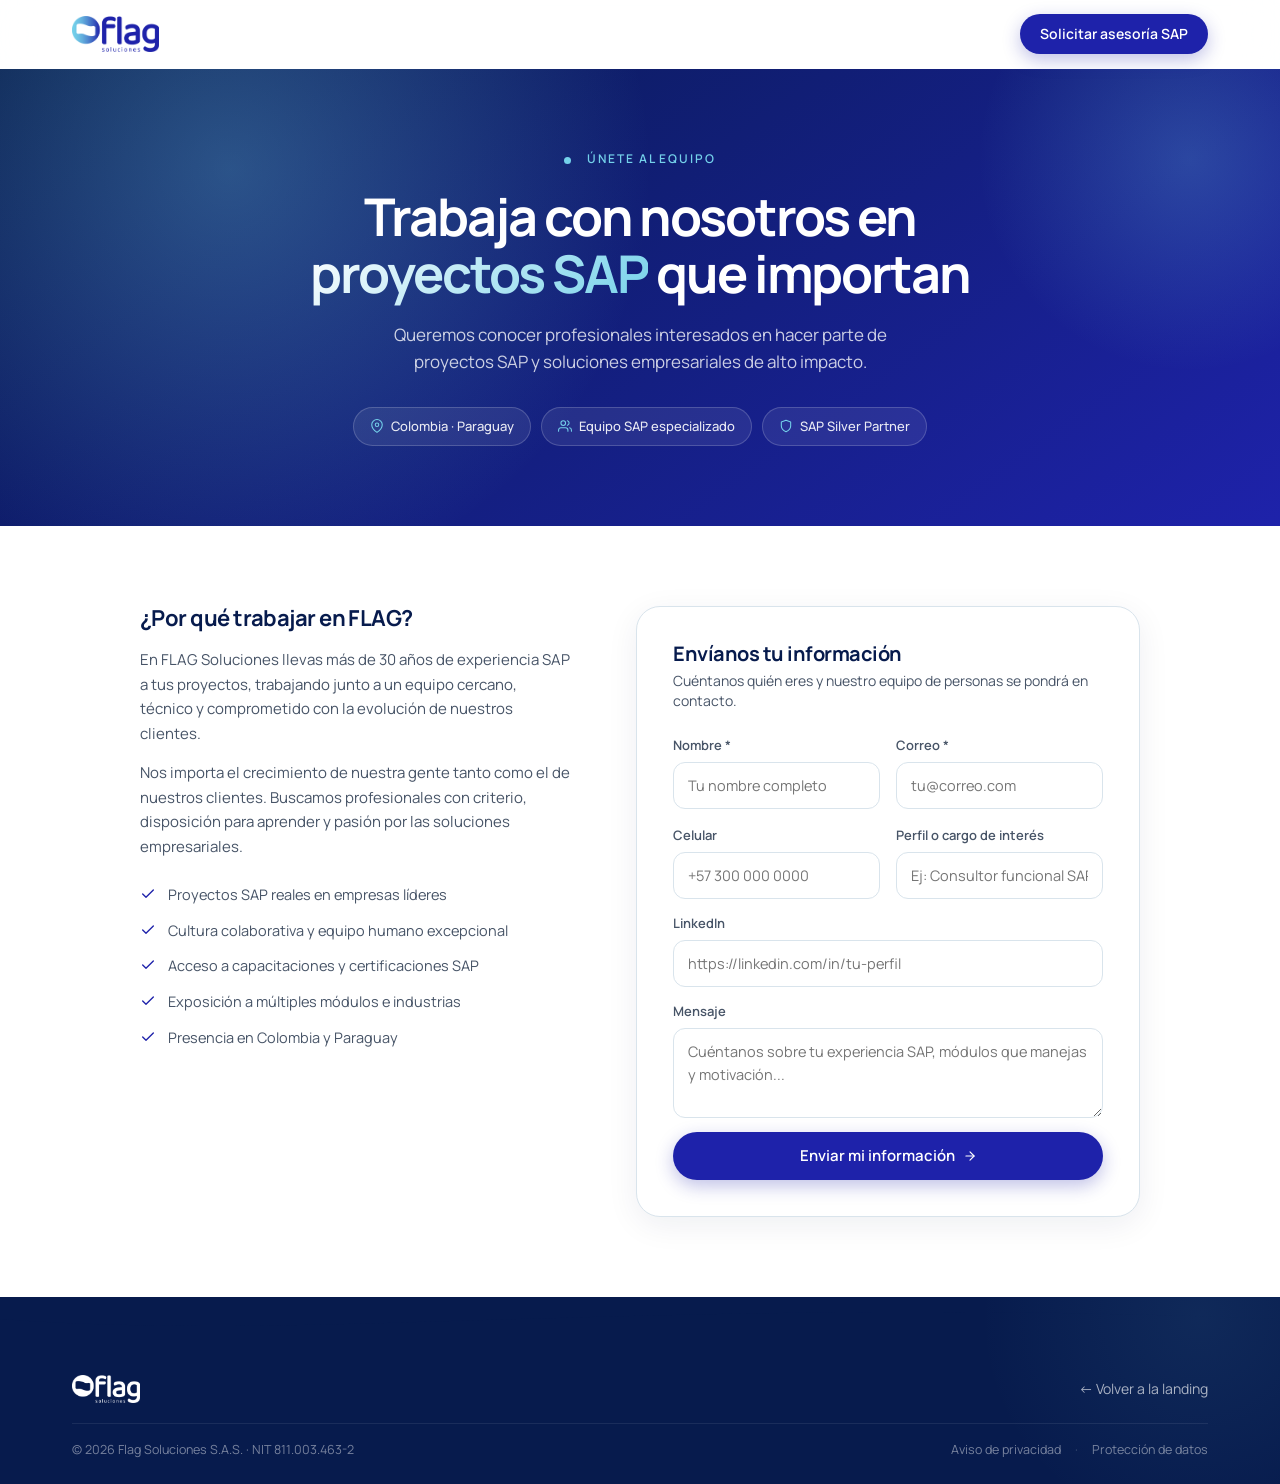
<file: design-bundle/flag/project/Trabaja con nosotros.html>
<!DOCTYPE html>
<html lang="es">
<head>
<meta charset="UTF-8"/>
<meta name="viewport" content="width=device-width,initial-scale=1"/>
<title>Trabaja con nosotros · Flag Soluciones</title>
<link rel="preconnect" href="https://fonts.googleapis.com"/>
<link rel="preconnect" href="https://fonts.gstatic.com" crossorigin/>
<link href="https://fonts.googleapis.com/css2?family=Manrope:wght@400;500;600;700;800&display=swap" rel="stylesheet"/>
<link rel="stylesheet" href="styles.css"/>
<style>
.careers-hero{background:var(--g-dark);padding:80px 0;color:#fff;text-align:center;position:relative;overflow:hidden}
.careers-hero::before{content:"";position:absolute;top:-160px;right:-160px;width:500px;height:500px;background:radial-gradient(circle,rgba(116,209,234,.22),transparent 60%);pointer-events:none}
.careers-hero h1{font-size:clamp(32px,4.5vw,52px);letter-spacing:-.04em;max-width:680px;margin:0 auto 18px}
.careers-hero h1 span{background:linear-gradient(135deg,#fff,#74D1EA);-webkit-background-clip:text;background-clip:text;color:transparent}
.careers-hero p{font-size:17px;color:rgba(255,255,255,.78);max-width:560px;margin:0 auto 32px;line-height:1.6}
.careers-hero-chips{display:flex;justify-content:center;gap:10px;flex-wrap:wrap}
.careers-hero-chip{display:inline-flex;align-items:center;gap:7px;font-size:13px;font-weight:500;color:rgba(255,255,255,.9);background:rgba(255,255,255,.08);border:1px solid rgba(255,255,255,.18);border-radius:999px;padding:8px 16px}
.careers-hero-chip svg{color:#74D1EA}
.careers-body{padding:80px 0;background:#fff}
.careers-grid{display:grid;grid-template-columns:1fr 1fr;gap:64px;align-items:start;max-width:1000px;margin:0 auto}
@media(max-width:820px){.careers-grid{grid-template-columns:1fr}}
.careers-why h3{font-size:22px;font-weight:700;color:var(--navy);margin-bottom:18px}
.careers-why p{font-size:15px;color:var(--slate);line-height:1.65;margin-bottom:14px}
.careers-list{display:flex;flex-direction:column;gap:14px;margin-top:24px}
.careers-item{display:flex;align-items:flex-start;gap:12px;font-size:14.5px;color:var(--slate);line-height:1.5}
.careers-item svg{color:var(--blue);flex-shrink:0;margin-top:2px}
.careers-form-card{background:#fff;border:1.5px solid var(--border);border-radius:24px;padding:36px;box-shadow:0 8px 32px rgba(7,27,77,.07)}
.careers-form-card h3{font-size:20px;font-weight:700;color:var(--navy);margin-bottom:6px}
.careers-form-card .sub{font-size:14px;color:var(--slate);margin-bottom:24px;line-height:1.45}
.success-banner{background:linear-gradient(135deg,var(--blue-s),var(--cyan-s));border:1px solid rgba(116,209,234,.4);border-radius:16px;padding:28px;text-align:center;display:none;flex-direction:column;align-items:center;gap:12px}
.success-banner.show{display:flex}
.success-banner .ico{width:56px;height:56px;border-radius:50%;background:var(--g-primary);display:flex;align-items:center;justify-content:center;color:#fff}
.success-banner h4{font-size:18px;font-weight:700;color:var(--navy)}
.success-banner p{font-size:14px;color:var(--slate);max-width:340px;text-align:center;line-height:1.5}
</style>
</head>
<body>
<!-- HEADER -->
<header class="header" id="hdr">
  <div class="wrap hdr">
    <a href="Flag Soluciones - Landing.html" class="hdr-logo">
      <img src="assets/flag_logo.png" alt="Flag Soluciones"/>
    </a>
    <div style="flex:1"></div>
    <div class="hdr-cta">
      <a href="Flag Soluciones - Landing.html#contacto" class="btn btn-primary btn-sm">Solicitar asesoría SAP</a>
    </div>
  </div>
</header>

<!-- HERO -->
<section class="careers-hero">
  <div class="wrap" style="position:relative;z-index:2">
    <div class="eyebrow" style="color:#74D1EA;justify-content:center;display:flex;margin-bottom:20px">
      <span style="width:7px;height:7px;border-radius:99px;background:#74D1EA;display:inline-block;margin-right:8px;margin-top:3px"></span>Únete al equipo
    </div>
    <h1>Trabaja con nosotros en <span>proyectos SAP</span> que importan</h1>
    <p>Queremos conocer profesionales interesados en hacer parte de proyectos SAP y soluciones empresariales de alto impacto.</p>
    <div class="careers-hero-chips">
      <span class="careers-hero-chip"><svg viewBox="0 0 24 24" width="14" height="14" fill="none" stroke="currentColor" stroke-width="1.8" stroke-linecap="round" stroke-linejoin="round"><path d="M21 10c0 7-9 13-9 13s-9-6-9-13a9 9 0 0 1 18 0z"/><circle cx="12" cy="10" r="3"/></svg> Colombia · Paraguay</span>
      <span class="careers-hero-chip"><svg viewBox="0 0 24 24" width="14" height="14" fill="none" stroke="currentColor" stroke-width="1.8" stroke-linecap="round" stroke-linejoin="round"><path d="M17 21v-2a4 4 0 0 0-4-4H5a4 4 0 0 0-4 4v2"/><circle cx="9" cy="7" r="4"/><path d="M23 21v-2a4 4 0 0 0-3-3.87M16 3.13a4 4 0 0 1 0 7.75"/></svg> Equipo SAP especializado</span>
      <span class="careers-hero-chip"><svg viewBox="0 0 24 24" width="14" height="14" fill="none" stroke="currentColor" stroke-width="1.8" stroke-linecap="round" stroke-linejoin="round"><path d="M12 22s8-4 8-10V5l-8-3-8 3v7c0 6 8 10 8 10Z"/></svg> SAP Silver Partner</span>
    </div>
  </div>
</section>

<!-- BODY -->
<section class="careers-body">
  <div class="wrap">
    <div class="careers-grid">
      <!-- WHY FLAG -->
      <div class="careers-why">
        <h3>¿Por qué trabajar en FLAG?</h3>
        <p>En FLAG Soluciones llevas más de 30 años de experiencia SAP a tus proyectos, trabajando junto a un equipo cercano, técnico y comprometido con la evolución de nuestros clientes.</p>
        <p>Nos importa el crecimiento de nuestra gente tanto como el de nuestros clientes. Buscamos profesionales con criterio, disposición para aprender y pasión por las soluciones empresariales.</p>
        <div class="careers-list">
          <div class="careers-item"><svg viewBox="0 0 24 24" width="16" height="16" fill="none" stroke="currentColor" stroke-width="2" stroke-linecap="round" stroke-linejoin="round"><path d="M20 6 9 17l-5-5"/></svg> Proyectos SAP reales en empresas líderes</div>
          <div class="careers-item"><svg viewBox="0 0 24 24" width="16" height="16" fill="none" stroke="currentColor" stroke-width="2" stroke-linecap="round" stroke-linejoin="round"><path d="M20 6 9 17l-5-5"/></svg> Cultura colaborativa y equipo humano excepcional</div>
          <div class="careers-item"><svg viewBox="0 0 24 24" width="16" height="16" fill="none" stroke="currentColor" stroke-width="2" stroke-linecap="round" stroke-linejoin="round"><path d="M20 6 9 17l-5-5"/></svg> Acceso a capacitaciones y certificaciones SAP</div>
          <div class="careers-item"><svg viewBox="0 0 24 24" width="16" height="16" fill="none" stroke="currentColor" stroke-width="2" stroke-linecap="round" stroke-linejoin="round"><path d="M20 6 9 17l-5-5"/></svg> Exposición a múltiples módulos e industrias</div>
          <div class="careers-item"><svg viewBox="0 0 24 24" width="16" height="16" fill="none" stroke="currentColor" stroke-width="2" stroke-linecap="round" stroke-linejoin="round"><path d="M20 6 9 17l-5-5"/></svg> Presencia en Colombia y Paraguay</div>
        </div>
      </div>

      <!-- FORM -->
      <div class="careers-form-card">
        <h3>Envíanos tu información</h3>
        <p class="sub">Cuéntanos quién eres y nuestro equipo de personas se pondrá en contacto.</p>
        <div class="success-banner" id="success">
          <div class="ico"><svg viewBox="0 0 24 24" width="26" height="26" fill="none" stroke="currentColor" stroke-width="2.2" stroke-linecap="round" stroke-linejoin="round"><path d="M20 6 9 17l-5-5"/></svg></div>
          <h4>¡Gracias por escribirnos!</h4>
          <p>Revisaremos tu perfil y te contactaremos si encontramos una oportunidad que coincida con tu experiencia.</p>
        </div>
        <form id="careers-form" style="display:flex;flex-direction:column;gap:14px">
          <div class="form-grid">
            <div class="form-field"><label>Nombre *</label><input id="f-nombre" required placeholder="Tu nombre completo"/></div>
            <div class="form-field"><label>Correo *</label><input id="f-correo" type="email" required placeholder="tu@correo.com"/></div>
            <div class="form-field"><label>Celular</label><input id="f-celular" placeholder="+57 300 000 0000"/></div>
            <div class="form-field"><label>Perfil o cargo de interés</label><input id="f-perfil" placeholder="Ej: Consultor funcional SAP FI"/></div>
          </div>
          <div class="form-field"><label>LinkedIn</label><input id="f-linkedin" type="url" placeholder="https://linkedin.com/in/tu-perfil"/></div>
          <div class="form-field"><label>Mensaje</label><textarea id="f-mensaje" style="min-height:90px;resize:vertical" placeholder="Cuéntanos sobre tu experiencia SAP, módulos que manejas y motivación..."></textarea></div>
          <button type="submit" class="btn btn-primary" style="justify-content:center">
            Enviar mi información
            <svg viewBox="0 0 24 24" width="14" height="14" fill="none" stroke="currentColor" stroke-width="2" stroke-linecap="round" stroke-linejoin="round"><path d="M5 12h14"/><path d="m12 5 7 7-7 7"/></svg>
          </button>
        </form>
      </div>
    </div>
  </div>
</section>

<!-- FOOTER simple -->
<footer class="footer">
  <div class="footer-wave"><svg viewBox="0 0 1440 48" preserveAspectRatio="none"><path d="M0,24 C360,48 720,0 1440,24 L1440,48 L0,48 Z" fill="#071B4D"/></svg></div>
  <div class="wrap">
    <div style="display:flex;align-items:center;justify-content:space-between;padding:32px 0 20px;border-bottom:1px solid rgba(255,255,255,.08);flex-wrap:wrap;gap:16px;position:relative;z-index:1">
      <img src="assets/flag_logo.png" alt="Flag Soluciones" style="height:28px;filter:brightness(0) invert(1)"/>
      <a href="Flag Soluciones - Landing.html" style="font-size:14px;color:rgba(255,255,255,.65);transition:color .18s">← Volver a la landing</a>
    </div>
    <div class="footer-bottom" style="border-top:none;padding-top:16px">
      <div>© 2026 Flag Soluciones S.A.S. · NIT 811.003.463-2</div>
      <div class="footer-legal"><a href="#">Aviso de privacidad</a><span class="sep">·</span><a href="#">Protección de datos</a></div>
    </div>
  </div>
</footer>

<script>
  // Sticky header
  window.addEventListener('scroll', () => {
    document.getElementById('hdr').classList.toggle('scrolled', window.scrollY > 20);
  });
  // Form submit
  document.getElementById('careers-form').addEventListener('submit', e => {
    e.preventDefault();
    document.getElementById('careers-form').style.display = 'none';
    document.getElementById('success').classList.add('show');
  });
</script>
</body>
</html>
</file>
<file: styles.css>
/* ===== FLAG SOLUCIONES v3 — REDISEÑO COMPLETO ===== */
:root{
  --blue:#1E22AA; --blue-2:#3766D8; --cyan:#74D1EA; --navy:#071B4D;
  --orange:#FA6238; --yellow:#F7B242;
  --bg:#F8FAFC; --white:#FFFFFF; --ink:#101828; --slate:#475467; --border:#D9E4EC;
  --cyan-s:#EAF8FC; --blue-s:#EEF2FF;
  --g-primary:linear-gradient(135deg,#1E22AA 0%,#3766D8 50%,#74D1EA 100%);
  --g-dark:radial-gradient(circle at 18% 22%,rgba(116,209,234,.3),transparent 38%),linear-gradient(145deg,#071B4D 0%,#1E22AA 100%);
  --g-soft:linear-gradient(135deg,rgba(30,34,170,.08) 0%,rgba(116,209,234,.18) 100%);
  --sh:0 1px 2px rgba(7,27,77,.04),0 4px 12px rgba(7,27,77,.06);
  --sh-md:0 8px 24px rgba(7,27,77,.09);
  --sh-lg:0 20px 56px rgba(7,27,77,.12);
  --r:12px; --r-lg:20px; --r-xl:28px; --r-pill:999px;
  --w:1200px; --font:'Manrope',system-ui,sans-serif;
  /* legacy aliases for careers page */
  --line:var(--border);
  --shadow:var(--sh);
  --shadow-strong:var(--sh-md);
  --brand-blue:var(--blue);
  --muted:var(--slate);
}
*{box-sizing:border-box;margin:0;padding:0}
html,body{background:var(--bg);color:var(--ink);font-family:var(--font);-webkit-font-smoothing:antialiased;font-size:16px;line-height:1.6;overflow-x:hidden}
img{max-width:100%;display:block}
a{color:inherit;text-decoration:none}
button{font:inherit;cursor:pointer;border:none;background:none;color:inherit}
input,textarea,select{font:inherit}
.wrap{max-width:var(--w);margin:0 auto;padding:0 32px}
.container{max-width:var(--w);margin:0 auto;padding:0 32px}
@media(max-width:768px){.wrap{padding:0 20px}.container{padding:0 20px}}
section{scroll-margin-top:72px}
.section{padding:96px 0}
@media(max-width:768px){.section{padding:64px 0}}
.eyebrow{display:inline-flex;align-items:center;gap:8px;font-size:12px;font-weight:600;letter-spacing:.16em;text-transform:uppercase;color:var(--blue)}
.eyebrow-dot{width:7px;height:7px;border-radius:99px;background:var(--cyan);box-shadow:0 0 0 3px rgba(116,209,234,.22)}
h1,h2,h3,h4{letter-spacing:-.025em;line-height:1.1;font-weight:700}
.gradient-text{background:var(--g-primary);-webkit-background-clip:text;background-clip:text;color:transparent}
/* ——— buttons ——— */
.btn{display:inline-flex;align-items:center;gap:8px;border-radius:var(--r-pill);padding:12px 24px;font-size:15px;font-weight:600;transition:all .22s;white-space:nowrap;cursor:pointer}
.btn-sm,.btn-small{padding:9px 18px;font-size:14px}
.btn-primary{background:var(--blue);color:#fff;box-shadow:0 6px 18px rgba(30,34,170,.28)}
.btn-primary:hover{background:linear-gradient(135deg,#1E22AA,#3766D8 60%,#74D1EA);transform:translateY(-1px);box-shadow:0 10px 24px rgba(30,34,170,.36)}
.btn-secondary{background:#fff;color:var(--blue);border:1.5px solid var(--border)}
.btn-secondary:hover{border-color:var(--blue);background:var(--blue-s)}
.btn-outline-light{background:transparent;color:#fff;border:1.5px solid rgba(255,255,255,.34)}
.btn-outline-light:hover{background:rgba(255,255,255,.1);border-color:#fff}
.btn-dark{background:#fff;color:var(--navy);font-weight:700}
.btn-dark:hover{transform:translateY(-1px);box-shadow:0 8px 20px rgba(0,0,0,.15)}
.btn svg{flex-shrink:0;transition:transform .22s}
.btn:hover svg.arr{transform:translateX(3px)}
.btn:active{transform:scale(.97)!important}
/* ——— header ——— */
.header{position:sticky;top:0;z-index:60;background:rgba(255,255,255,.88);backdrop-filter:blur(20px);-webkit-backdrop-filter:blur(20px);border-bottom:1px solid transparent;transition:all .25s}
.header.scrolled{background:rgba(255,255,255,.95);border-bottom-color:var(--border);box-shadow:0 2px 16px rgba(7,27,77,.05)}
.hdr{display:flex;align-items:center;height:68px;gap:32px}
.hdr-logo{display:flex;align-items:center;flex-shrink:0}
.hdr-logo img{height:36px;width:auto}
.hdr-nav{display:flex;gap:2px;flex:1;justify-content:center}
.hdr-nav a{padding:8px 15px;border-radius:8px;font-size:14.5px;font-weight:500;color:var(--slate);transition:all .15s;position:relative}
.hdr-nav a:hover{color:var(--blue);background:var(--blue-s)}
.hdr-nav a.on{color:var(--blue);font-weight:600}
.hdr-nav a.on::after{content:"";position:absolute;left:15px;right:15px;bottom:4px;height:2px;background:var(--blue);border-radius:2px}
.hdr-cta{display:flex;gap:10px;align-items:center;flex-shrink:0}
.hdr-cta .btn-sm{padding:9px 20px}
.ham{display:none;width:42px;height:42px;border-radius:10px;border:1px solid var(--border);background:#fff;align-items:center;justify-content:center}
.ham svg{width:18px;height:18px}
@media(max-width:1024px){.hdr-nav{display:none}}
@media(max-width:640px){.ham{display:inline-flex}.hdr-cta .btn{display:none}}
/* ——— mobile menu ——— */
.mmenu-backdrop{position:fixed;inset:0;z-index:69;background:rgba(0,6,30,.5);backdrop-filter:blur(4px);-webkit-backdrop-filter:blur(4px);opacity:0;pointer-events:none;transition:opacity .3s}
.mmenu-backdrop.open{opacity:1;pointer-events:auto}
.mmenu{position:fixed;top:0;right:0;bottom:0;z-index:70;width:min(320px,88vw);background:linear-gradient(160deg,#071b4d 0%,#0c1f6b 55%,#1a1060 100%);display:flex;flex-direction:column;padding:26px 22px 32px;transform:translateX(105%);transition:transform .32s cubic-bezier(.4,0,.2,1);box-shadow:-12px 0 56px rgba(0,0,0,.5);overflow-y:auto}
.mmenu.open{transform:translateX(0)}
.mmenu-head{display:flex;justify-content:space-between;align-items:center;margin-bottom:28px;padding-bottom:20px;border-bottom:1px solid rgba(255,255,255,.1)}
.mmenu-head img{height:30px;filter:brightness(0) invert(1)}
.mmenu-head button{width:36px;height:36px;border-radius:10px;background:rgba(255,255,255,.1);display:flex;align-items:center;justify-content:center;transition:background .15s}
.mmenu-head button:hover{background:rgba(255,255,255,.18)}
.mmenu nav{display:flex;flex-direction:column;gap:2px;flex:1}
.mmenu nav a{color:rgba(255,255,255,.82);font-size:16px;font-weight:600;padding:13px 14px;border-radius:10px;letter-spacing:.01em;transition:background .15s,color .15s;display:flex;align-items:center;justify-content:space-between}
.mmenu nav a::after{content:'';width:6px;height:6px;border-right:1.5px solid rgba(255,255,255,.35);border-top:1.5px solid rgba(255,255,255,.35);transform:rotate(45deg);flex-shrink:0}
.mmenu nav a:hover{background:rgba(255,255,255,.1);color:#fff}
.mmenu-cta{margin-top:24px;padding-top:20px;border-top:1px solid rgba(255,255,255,.1);display:flex;flex-direction:column;gap:10px}
/* ——— hero ——— */
.hero{padding:88px 0 96px;background:#fff;overflow:hidden;position:relative}
.hero::before{content:"";position:absolute;top:-180px;right:-180px;width:640px;height:640px;background:radial-gradient(circle,rgba(116,209,234,.22),transparent 65%);pointer-events:none}
.hero::after{content:"";position:absolute;bottom:-120px;left:-100px;width:420px;height:420px;background:radial-gradient(circle,rgba(30,34,170,.08),transparent 65%);pointer-events:none}
.hero-grid-bg{position:absolute;inset:0;background-image:radial-gradient(circle,rgba(30,34,170,.06) 1px,transparent 1px);background-size:32px 32px;mask-image:radial-gradient(ellipse at center,#000 30%,transparent 70%);-webkit-mask-image:radial-gradient(ellipse at center,#000 30%,transparent 70%);pointer-events:none}
.hero-wrap{position:relative;z-index:2;display:grid;grid-template-columns:1fr 1fr;gap:64px;align-items:center}
@media(max-width:960px){.hero-wrap{grid-template-columns:1fr;gap:48px}.hero{padding:64px 0 72px}}
.hero-badge{display:inline-flex;align-items:center;gap:8px;background:linear-gradient(135deg,var(--blue-s),var(--cyan-s));border:1px solid rgba(116,209,234,.4);border-radius:var(--r-pill);padding:7px 14px;font-size:12.5px;font-weight:600;color:var(--blue);margin-bottom:24px}
.hero-badge-dot{width:7px;height:7px;border-radius:99px;background:var(--cyan);animation:pulse 2s ease-in-out infinite}
@keyframes pulse{0%,100%{opacity:1;box-shadow:0 0 0 0 rgba(116,209,234,.5)}50%{opacity:.7;box-shadow:0 0 0 5px transparent}}
.hero h1{font-size:clamp(36px,4.8vw,58px);line-height:1.04;letter-spacing:-.04em;margin-bottom:22px;color:var(--navy)}
.hero-sub{font-size:18px;line-height:1.58;color:var(--slate);max-width:540px;margin-bottom:34px}
.hero-cta{display:flex;gap:12px;flex-wrap:wrap;margin-bottom:40px}
.hero-trust{display:flex;flex-wrap:wrap;gap:10px}
.trust-chip{display:inline-flex;align-items:center;gap:7px;font-size:13px;font-weight:500;color:var(--slate);background:var(--bg);border:1px solid var(--border);border-radius:var(--r-pill);padding:7px 13px}
.trust-chip svg{color:var(--blue);flex-shrink:0}
/* ——— hero ecosystem (alternate visual variant) ——— */
.eco-wrap{background:linear-gradient(145deg,#EEF2FF 0%,#EAF8FC 100%);border-radius:var(--r-xl);padding:24px;position:relative;overflow:hidden}
.eco-wrap::before{content:"";position:absolute;inset:0;background-image:linear-gradient(rgba(30,34,170,.06) 1px,transparent 1px),linear-gradient(90deg,rgba(30,34,170,.06) 1px,transparent 1px);background-size:28px 28px;pointer-events:none}
.eco-label{font-size:11px;font-weight:600;letter-spacing:.12em;text-transform:uppercase;color:var(--blue);opacity:.7;margin-bottom:14px;position:relative}
.eco-grid{display:grid;grid-template-columns:1fr 1fr;gap:10px;position:relative;margin-bottom:14px}
.eco-card{background:#fff;border:1px solid rgba(30,34,170,.12);border-radius:var(--r);padding:16px;display:flex;gap:12px;align-items:flex-start;transition:all .25s;cursor:default}
.eco-card:hover{border-color:var(--blue);box-shadow:0 6px 18px rgba(30,34,170,.12);transform:translateY(-2px)}
.eco-ico{width:36px;height:36px;border-radius:10px;display:flex;align-items:center;justify-content:center;flex-shrink:0}
.eco-card:nth-child(1) .eco-ico{background:linear-gradient(135deg,#E0F5F0,#B8EBD8);color:#0F7B5A}
.eco-card:nth-child(2) .eco-ico{background:linear-gradient(135deg,#EEF2FF,#D8DCFF);color:var(--blue)}
.eco-card:nth-child(3) .eco-ico{background:linear-gradient(135deg,#EAF8FC,#C8EEFA);color:#0882AA}
.eco-card:nth-child(4) .eco-ico{background:linear-gradient(135deg,#FFF3E0,#FFD8AA);color:#C06800}
.eco-card:nth-child(5) .eco-ico{background:linear-gradient(135deg,#EEF2FF,#D8DCFF);color:var(--blue)}
.eco-card:nth-child(6) .eco-ico{background:linear-gradient(135deg,#FFF0EE,#FFD4CC);color:#B03010}
.eco-name{font-size:13.5px;font-weight:700;color:var(--navy);line-height:1.2;margin-bottom:2px}
.eco-desc{font-size:11.5px;color:var(--slate);line-height:1.4}
.eco-footer{display:flex;gap:8px;flex-wrap:wrap;position:relative}
.eco-pill{font-size:11.5px;font-weight:600;color:var(--blue);background:#fff;border:1px solid rgba(30,34,170,.15);padding:6px 12px;border-radius:var(--r-pill);letter-spacing:.02em}
/* ——— silver partner ——— */
.silver{padding:72px 0;background:linear-gradient(160deg,var(--blue-s) 0%,var(--cyan-s) 55%,#fff 100%);border-top:1px solid rgba(116,209,234,.3)}
.silver-inner{display:grid;grid-template-columns:auto 1fr;gap:56px;align-items:center;background:linear-gradient(135deg,var(--blue-s),var(--cyan-s));border:1px solid rgba(116,209,234,.4);border-radius:var(--r-xl);padding:48px 56px;position:relative;overflow:hidden}
.silver-inner::after{content:"";position:absolute;bottom:-80px;right:-80px;width:220px;height:220px;background:radial-gradient(circle,rgba(116,209,234,.2),transparent 60%);border-radius:50%;pointer-events:none}
@media(max-width:860px){.silver-inner{grid-template-columns:1fr;gap:32px;padding:36px 28px}}
.silver-badge{display:flex;flex-direction:column;align-items:center;gap:14px;min-width:160px}
.silver-seal{background:#fff;border-radius:var(--r-xl);padding:24px 28px;box-shadow:0 12px 36px rgba(7,27,77,.1);display:flex;align-items:center;justify-content:center;min-width:180px}
.silver-seal img{width:140px;height:auto;filter:none;display:block}
.silver-badge-label{font-size:13px;font-weight:600;color:var(--blue);text-align:center;letter-spacing:.04em}
.silver h2{font-size:clamp(22px,2.5vw,30px);margin-bottom:12px;color:var(--navy)}
.silver p{font-size:15.5px;line-height:1.6;color:var(--slate);max-width:640px}
/* ——— services ——— */
.services{background:linear-gradient(180deg,#fff 0%,var(--bg) 100%)}
.svc-grid{display:grid;grid-template-columns:repeat(3,1fr);gap:20px;margin-top:48px}
@media(max-width:900px){.svc-grid{grid-template-columns:repeat(2,1fr)}}
@media(max-width:560px){.svc-grid{grid-template-columns:1fr}}
.svc-card{background:#fff;border:1px solid var(--border);border-radius:var(--r-lg);padding:28px;transition:all .25s;position:relative;overflow:hidden}
.svc-card::after{content:"";position:absolute;inset:0;background:var(--g-soft);opacity:0;transition:opacity .3s;pointer-events:none}
.svc-card:hover{transform:translateY(-4px);box-shadow:var(--sh-md);border-color:rgba(30,34,170,.18)}
.svc-card:hover::after{opacity:1}
.svc-card>*{position:relative;z-index:1}
.svc-ico{width:48px;height:48px;border-radius:14px;display:flex;align-items:center;justify-content:center;margin-bottom:18px}
.svc-ico-1{background:linear-gradient(135deg,#EEF2FF,#D8DCFF);color:var(--blue)}
.svc-ico-2{background:linear-gradient(135deg,#EAF8FC,#C8EEFA);color:#0882AA}
.svc-ico-3{background:linear-gradient(135deg,#E0F5F0,#B8EBD8);color:#0F7B5A}
.svc-ico-4{background:linear-gradient(135deg,#EEF2FF,#D8DCFF);color:var(--blue-2)}
.svc-ico-5{background:linear-gradient(135deg,#FFF0EE,#FFD4CC);color:#B03010}
.svc-ico-6{background:linear-gradient(135deg,#EEF2FF,#C8D8FF);color:var(--navy)}
.svc-card h3{font-size:18px;font-weight:700;margin-bottom:8px;color:var(--navy)}
.svc-card p{font-size:14px;line-height:1.55;color:var(--slate);display:-webkit-box;-webkit-line-clamp:2;-webkit-box-orient:vertical;overflow:hidden}
.svc-toggle{display:inline-flex;align-items:center;gap:6px;margin-top:12px;padding:6px 0;background:none;border:none;font:inherit;font-size:13px;font-weight:700;color:var(--blue);cursor:pointer;-webkit-tap-highlight-color:transparent}
.svc-toggle:focus-visible{outline:2px solid var(--blue);outline-offset:3px;border-radius:4px}
.svc-toggle svg{flex-shrink:0}
.svc-tag{display:inline-block;font-size:11px;font-weight:600;letter-spacing:.08em;text-transform:uppercase;color:var(--blue);background:var(--blue-s);padding:4px 10px;border-radius:var(--r-pill);margin-top:14px}
.svc-card::before{content:"";position:absolute;top:0;left:0;right:0;height:3px;background:var(--g-primary);transform:scaleX(0);transform-origin:left;transition:transform .32s ease;border-radius:var(--r-lg) var(--r-lg) 0 0}
.svc-card:hover::before{transform:scaleX(1)}
/* ——— accelerators ——— */
.acc{background:var(--bg)}
.acc-grid{display:flex;gap:16px;margin-top:48px;align-items:stretch}
@media(max-width:860px){.acc-grid{flex-direction:column}}
.acc-grid .acc-card{flex:1 1 0;min-width:0;min-height:318px;background-color:#fff;color:var(--navy);border:1px solid var(--border);border-radius:18px;padding:28px 20px;transition:flex-grow .6s cubic-bezier(.22,1,.36,1),background-color .42s ease,border-color .42s ease,box-shadow .42s ease,color .42s ease,border-radius .42s ease,padding .42s ease;cursor:default;overflow:hidden;position:relative;isolation:isolate;display:flex;flex-direction:column;will-change:flex-grow,background-color,color,border-radius}
.acc-grid .acc-card.featured{flex-grow:3.25;background-color:var(--blue);color:#fff;border-color:transparent;border-radius:28px;padding:28px;box-shadow:var(--sh-lg)}
.acc-grid .acc-card:not(.featured){box-shadow:0 10px 28px rgba(7,27,77,.06)}
.acc-card:focus-visible{outline:3px solid rgba(116,209,234,.65);outline-offset:3px}
.acc-card > :not(.acc-shine){position:relative;z-index:1;opacity:1;visibility:visible}
.acc-tag{display:inline-flex;align-self:flex-start;max-width:100%;white-space:nowrap;overflow:hidden;text-overflow:ellipsis;font-size:11px;font-weight:600;letter-spacing:.1em;text-transform:uppercase;padding:5px 11px;border-radius:var(--r-pill);background-color:var(--blue-s);color:var(--blue);border:1px solid rgba(30,34,170,.15);margin-bottom:18px;transition:background-color .42s ease,color .42s ease,border-color .42s ease}
.acc-ico{width:50px;height:50px;flex:0 0 50px;border-radius:16px;display:flex;align-items:center;justify-content:center;margin-bottom:auto;background-color:rgba(255,255,255,0);transition:background-color .42s ease,border-radius .42s ease;position:relative;overflow:hidden}
.acc-ico::before{content:"";position:absolute;inset:0;background:var(--g-soft);opacity:1;transition:opacity .42s ease}
.acc-ico svg{position:relative;z-index:1;color:var(--blue);transition:color .42s ease;flex-shrink:0}
.acc-name{font-size:18px;font-weight:700;letter-spacing:-.02em;margin-top:18px;margin-bottom:8px;color:var(--navy);transition:color .42s ease,font-size .42s ease;display:-webkit-box;-webkit-line-clamp:3;-webkit-box-orient:vertical;overflow:hidden}
.acc-desc{font-size:13.5px;line-height:1.55;color:var(--slate);transition:color .42s ease;display:-webkit-box;-webkit-line-clamp:3;-webkit-box-orient:vertical;overflow:hidden;max-height:64px}
.acc-shine{position:absolute;top:0;left:-100%;width:60%;height:100%;background:linear-gradient(90deg,transparent,rgba(255,255,255,.07),transparent);transform:skewX(-18deg);transition:left .7s;pointer-events:none}
.acc-card.featured:hover .acc-shine{left:140%}
.acc-card.featured .acc-name{color:#fff}
.acc-card.featured .acc-desc{color:rgba(255,255,255,.72)}
.acc-card.featured .acc-tag{background-color:rgba(116,209,234,.18);color:var(--cyan);border-color:rgba(116,209,234,.3)}
.acc-card.featured .acc-ico{background-color:rgba(255,255,255,.14);border-radius:18px}
.acc-card.featured .acc-ico::before{opacity:0}
.acc-card.featured .acc-ico svg{color:#74D1EA}
@media(max-width:860px){.acc-grid .acc-card{flex:none;min-height:auto}.acc-grid .acc-card.featured{padding:28px 24px}.acc-desc{-webkit-line-clamp:2;max-height:44px}}

/* ---- shared bullet list (Servicios + Productos detail) ---- */
.card-bullets{list-style:none;display:flex;flex-direction:column;gap:7px;margin-top:12px}
.card-bullets li{font-size:13px;line-height:1.5;color:var(--slate);display:flex;align-items:flex-start;gap:9px}
.card-bullets li::before{content:"";width:5px;height:5px;border-radius:99px;background:var(--blue);flex-shrink:0;margin-top:6px}
.card-bullets li b{color:var(--navy);font-weight:700}
.acc-card.featured .card-bullets li{color:rgba(255,255,255,.82)}
.acc-card.featured .card-bullets li b{color:#fff}
.acc-card.featured .card-bullets li::before{background:var(--cyan)}
.acc-subtitle{font-size:13px;font-weight:600;color:var(--blue);margin-top:2px;margin-bottom:8px;line-height:1.3;display:-webkit-box;-webkit-line-clamp:4;-webkit-box-orient:vertical;overflow:hidden}
.acc-card.featured .acc-subtitle{color:var(--cyan)}
.acc-note{font-size:12px;font-style:italic;color:var(--slate);margin-top:12px;line-height:1.5;opacity:.85}
.acc-card.featured .acc-note{color:rgba(255,255,255,.65)}
.acc-card.featured .svc-toggle{color:#fff}
.acc-card .svc-toggle{margin-top:auto;padding-top:12px}

/* ---- service lines intro strip ---- */
.svc-lines{display:grid;grid-template-columns:repeat(4,1fr);gap:20px;margin-top:40px;padding-bottom:36px;border-bottom:1px solid var(--border)}
@media(max-width:900px){.svc-lines{grid-template-columns:repeat(2,1fr)}}
@media(max-width:560px){.svc-lines{grid-template-columns:1fr}}
.svc-line{display:flex;gap:12px;align-items:flex-start}
.svc-line-ico{width:36px;height:36px;border-radius:10px;background:var(--blue-s);color:var(--blue);display:flex;align-items:center;justify-content:center;flex-shrink:0}
.svc-line-t{font-size:14px;font-weight:700;color:var(--navy);margin-bottom:4px}
.svc-line-d{font-size:12.5px;line-height:1.5;color:var(--slate)}
/* ——— nosotros ——— */
.about{background:linear-gradient(160deg,#fff 0%,rgba(116,209,234,.07) 60%,rgba(30,34,170,.04) 100%);position:relative;overflow:hidden}
.about::after{content:"";position:absolute;bottom:-120px;left:-80px;width:360px;height:360px;background:radial-gradient(circle,rgba(116,209,234,.12),transparent 60%);pointer-events:none}
.about-wrap{display:grid;grid-template-columns:1.1fr .9fr;gap:72px;align-items:center}
@media(max-width:860px){.about-wrap{grid-template-columns:1fr;gap:40px}}
.about-stats{display:grid;grid-template-columns:1fr 1fr;gap:16px}
.astat{background:var(--bg);border:1px solid var(--border);border-radius:var(--r-lg);padding:24px;transition:all .22s}
.astat:hover{border-color:rgba(30,34,170,.2);box-shadow:var(--sh)}
.astat-val{font-size:36px;font-weight:800;letter-spacing:-.03em;color:var(--navy);line-height:1;margin-bottom:6px}
.astat-val span{color:var(--blue)}
.astat-lbl{font-size:13px;color:var(--slate);font-weight:500;line-height:1.35}
/* ——— footer ——— */
.footer{background:var(--navy);padding:0 0 24px;position:relative;overflow:hidden}
.footer::before{content:"";position:absolute;top:-240px;right:-180px;width:520px;height:520px;background:radial-gradient(circle,rgba(116,209,234,.08),transparent 60%);pointer-events:none}
.footer-wave{line-height:0;margin-top:-2px}
.footer-wave svg{width:100%;height:48px;display:block}
.footer-top{display:grid;grid-template-columns:1.6fr 1fr 1fr 1.3fr;gap:48px;padding-top:40px;margin-bottom:32px;position:relative;z-index:1}
@media(max-width:860px){.footer-top{grid-template-columns:1fr 1fr;gap:32px;padding-top:32px}}
@media(max-width:540px){.footer-top{grid-template-columns:1fr;gap:28px}}
.footer-logo{height:30px;filter:brightness(0) invert(1);margin-bottom:14px}
.footer-tag{font-size:13.5px;color:rgba(255,255,255,.6);line-height:1.55;max-width:300px;margin-bottom:18px}
.footer-badges{display:flex;flex-wrap:wrap;gap:7px}
.f-badge{font-size:11px;font-weight:500;letter-spacing:.04em;text-transform:uppercase;color:var(--cyan);background:rgba(116,209,234,.1);border:1px solid rgba(116,209,234,.2);padding:5px 10px;border-radius:var(--r-pill)}
.f-soc{display:flex;gap:8px;margin-top:16px}
.f-soc a{width:34px;height:34px;border-radius:9px;border:1px solid rgba(255,255,255,.14);background:rgba(255,255,255,.04);display:flex;align-items:center;justify-content:center;color:#fff;transition:all .2s}
.f-soc a:hover{background:var(--cyan);border-color:var(--cyan);color:var(--navy);transform:translateY(-2px)}
.footer-col h5{color:#fff;font-size:12px;font-weight:700;letter-spacing:.1em;text-transform:uppercase;margin-bottom:14px;padding-bottom:8px;position:relative}
.footer-col h5::after{content:"";position:absolute;left:0;bottom:0;width:20px;height:2px;background:var(--cyan);border-radius:2px}
.footer-col ul{list-style:none;display:flex;flex-direction:column;gap:9px}
.footer-col ul a{font-size:13.5px;color:rgba(255,255,255,.6);transition:all .18s;display:inline-block}
.footer-col ul a:hover{color:var(--cyan);transform:translateX(3px)}
.f-contact-list{list-style:none;display:flex;flex-direction:column;gap:12px}
.f-contact-list li{display:flex;gap:10px;font-size:13.5px;color:rgba(255,255,255,.65);line-height:1.5;align-items:flex-start}
.f-ico{width:26px;height:26px;border-radius:7px;background:rgba(116,209,234,.1);border:1px solid rgba(116,209,234,.18);color:var(--cyan);display:inline-flex;align-items:center;justify-content:center;flex-shrink:0;margin-top:1px}
.footer-bottom{display:flex;justify-content:space-between;align-items:center;padding-top:20px;border-top:1px solid rgba(255,255,255,.08);font-size:12.5px;color:rgba(255,255,255,.45);gap:16px;flex-wrap:wrap;position:relative;z-index:1}
.footer-legal{display:flex;gap:14px;align-items:center;flex-wrap:wrap}
.footer-legal .sep{color:rgba(255,255,255,.22)}
.footer-bottom a:hover{color:var(--cyan)}
/* ——— utils ——— */
.reveal{opacity:0;transform:translateY(16px);transition:opacity .65s ease,transform .65s ease}
.reveal.in{opacity:1;transform:none}
/* ——— scroll progress ——— */
.scroll-progress{position:fixed;top:0;left:0;height:3px;background:var(--g-primary);z-index:200;transition:width .1s linear;pointer-events:none;border-radius:0 2px 2px 0}
/* ===== HERO VISUAL — dashboard cockpit ===== */
.hero-visual{position:relative;height:580px;flex-shrink:0}
@media(max-width:960px){.hero-visual{height:460px;max-width:540px;margin:0 auto}}
@media(max-width:560px){.hero-visual{height:420px}}
/* main dashboard card */
.hv-main{
  position:absolute;top:24px;left:0;right:40px;
  background:#fff;border:1px solid var(--border);border-radius:22px;
  box-shadow:0 24px 56px rgba(7,27,77,.12);padding:20px;
}
@media(max-width:560px){.hv-main{right:0;top:0}}
.hv-head{display:flex;align-items:center;justify-content:space-between;margin-bottom:16px}
.hv-head-l{display:flex;align-items:center;gap:10px}
.hv-icon{width:36px;height:36px;border-radius:10px;background:var(--g-primary);display:flex;align-items:center;justify-content:center;color:#fff;flex-shrink:0}
.hv-title{font-size:13.5px;font-weight:700;color:var(--navy);line-height:1.2}
.hv-sub{font-size:11px;color:var(--slate);text-transform:uppercase;letter-spacing:.07em;margin-top:1px}
.hv-status{display:inline-flex;align-items:center;gap:6px;background:rgba(16,185,129,.1);color:#0d9f6e;border:1px solid rgba(16,185,129,.2);border-radius:99px;padding:5px 10px;font-size:11px;font-weight:600}
.hv-status::before{content:"";width:6px;height:6px;border-radius:50%;background:#10b981;animation:statusPulse 2s ease-in-out infinite;display:inline-block}
@keyframes statusPulse{0%,100%{opacity:1;box-shadow:0 0 0 0 rgba(16,185,129,.5)}50%{opacity:.7;box-shadow:0 0 0 4px rgba(16,185,129,.0)}}
/* chart */
.hv-chart{height:110px;background:linear-gradient(180deg,rgba(116,209,234,.06),transparent);border-radius:12px;position:relative;overflow:hidden;margin-bottom:14px;padding:14px 14px 0}
.hv-line-svg{position:absolute;inset:0;width:100%;height:100%}
.hv-bars{display:grid;grid-template-columns:repeat(7,1fr);gap:6px;align-items:flex-end;height:72px;padding:0 4px}
.hv-bar{border-radius:5px 5px 2px 2px;background:var(--g-primary);opacity:.75;transform-origin:bottom;animation:barIn .8s ease both}
@keyframes barIn{from{transform:scaleY(0)}to{transform:scaleY(1)}}
.hv-bar:nth-child(1){animation-delay:.1s}
.hv-bar:nth-child(2){animation-delay:.18s}
.hv-bar:nth-child(3){animation-delay:.26s}
.hv-bar:nth-child(4){animation-delay:.34s;opacity:1;background:linear-gradient(180deg,#74D1EA,#1E22AA)}
.hv-bar:nth-child(5){animation-delay:.42s}
.hv-bar:nth-child(6){animation-delay:.50s}
.hv-bar:nth-child(7){animation-delay:.58s;opacity:.6}
.hv-stats{display:grid;grid-template-columns:repeat(4,1fr);gap:8px}
.hv-stat{background:var(--bg);border-radius:10px;padding:10px 12px}
.hv-stat-v{font-size:16px;font-weight:700;color:var(--navy);letter-spacing:-.02em}
.hv-stat-l{font-size:10px;color:var(--slate);text-transform:uppercase;letter-spacing:.06em;margin-top:2px}
/* floating cards */
.hv-float{
  position:absolute;background:#fff;border:1px solid var(--border);
  border-radius:16px;box-shadow:0 8px 28px rgba(7,27,77,.1);
  padding:12px 14px;display:flex;align-items:center;gap:10px;
}
.hv-float.f1{top:0;right:0;animation:floatY 6s ease-in-out infinite}
.hv-float.f2{top:220px;right:-16px;animation:floatY 7.5s ease-in-out infinite;animation-delay:-2.5s}
.hv-float.f3{bottom:68px;left:-16px;animation:floatY 5.8s ease-in-out infinite;animation-delay:-1.2s}
.hv-float.f4{bottom:140px;right:20px;animation:floatY 6.6s ease-in-out infinite;animation-delay:-3.8s}
@media(max-width:560px){.hv-float.f1{right:0;top:-10px}.hv-float.f2{right:0;top:200px}.hv-float.f3{display:none}.hv-float.f4{display:none}}
@keyframes floatY{0%,100%{transform:translateY(0)}50%{transform:translateY(-7px)}}
.hv-float-ico{width:36px;height:36px;border-radius:10px;display:flex;align-items:center;justify-content:center;flex-shrink:0}
.hv-float-ico.green{background:rgba(16,185,129,.12);color:#0d9f6e}
.hv-float-ico.blue{background:var(--blue-s);color:var(--blue)}
.hv-float-ico.orange{background:rgba(250,152,56,.12);color:var(--orange)}
.hv-float-ico.cyan{background:var(--cyan-s);color:#0882AA}
.hv-float-t{font-size:12.5px;font-weight:700;color:var(--navy);line-height:1.2}
.hv-float-s{font-size:11px;color:var(--slate);margin-top:2px;line-height:1.3}
.hv-float-bar{height:3px;background:var(--border);border-radius:2px;margin-top:6px;overflow:hidden;width:100%}
.hv-float-bar i{display:block;height:100%;background:var(--g-primary);border-radius:2px;animation:barFill 1.8s ease both;animation-delay:.6s}
@keyframes barFill{from{width:0}to{width:var(--w,75%)}}
/* metric strip */
.hv-strip{
  position:absolute;bottom:0;left:0;right:40px;
  background:var(--g-dark);border-radius:18px;padding:18px 20px;
  color:#fff;
}
@media(max-width:560px){.hv-strip{right:0}}
.hv-strip-grid{display:grid;grid-template-columns:repeat(3,1fr);gap:12px;position:relative}
.hv-strip-grid::after{content:"";position:absolute;inset:0;background:radial-gradient(circle at 90% 50%,rgba(116,209,234,.25),transparent 50%);pointer-events:none}
.hv-sitem{text-align:center;position:relative;z-index:1}
.hv-sval{font-size:20px;font-weight:800;letter-spacing:-.03em;line-height:1;color:#fff}
.hv-sval span{color:var(--cyan)}
.hv-slbl{font-size:10px;color:rgba(255,255,255,.6);margin-top:5px;text-transform:uppercase;letter-spacing:.07em;line-height:1.3}
/* ——— methodology ——— */
.method{
  background:linear-gradient(145deg,#091640 0%,#1a2faa 60%,#0b3a5c 100%);
  overflow:hidden;position:relative;
}
.method::before{
  content:"";position:absolute;top:-200px;left:-120px;
  width:520px;height:520px;border-radius:50%;
  background:radial-gradient(circle,rgba(116,209,234,.32),transparent 60%);
  pointer-events:none;animation:orbMove 20s ease-in-out infinite;
}
.method::after{
  content:"";position:absolute;bottom:-220px;right:-140px;
  width:600px;height:600px;border-radius:50%;
  background:radial-gradient(circle,rgba(55,102,216,.45),transparent 58%);
  pointer-events:none;animation:orbMove 15s ease-in-out infinite reverse;
}
.method .eyebrow{color:var(--cyan)}
.method .eyebrow-dot{background:var(--cyan)}
.method h2{color:#fff}
.method-track{position:relative;padding:56px 0 16px;z-index:1}
.method-line{position:absolute;top:86px;left:calc(10% + 30px);right:calc(10% + 30px);height:2px;background:linear-gradient(90deg,var(--cyan),rgba(255,255,255,.3));opacity:.45}
.method-grid{display:grid;grid-template-columns:repeat(5,1fr);gap:8px;position:relative}
@media(max-width:860px){.method-grid{grid-template-columns:1fr;gap:0}.method-line{display:none}}
.method-step{text-align:center;display:flex;flex-direction:column;align-items:center;gap:12px;padding:0 8px}
@media(max-width:860px){.method-step{flex-direction:row;text-align:left;padding:18px 0;border-bottom:1px solid rgba(255,255,255,.1)}.method-step:last-child{border-bottom:0}}
.method-node{width:60px;height:60px;border-radius:50%;background:rgba(255,255,255,.08);border:2px solid rgba(255,255,255,.2);display:flex;align-items:center;justify-content:center;position:relative;z-index:2;box-shadow:0 4px 16px rgba(0,0,0,.2);transition:all .3s;flex-shrink:0;backdrop-filter:blur(8px)}
.method-node-inner{width:44px;height:44px;border-radius:50%;background:rgba(116,209,234,.2);color:var(--cyan);display:flex;align-items:center;justify-content:center;font-weight:800;font-size:16px;transition:all .3s;font-family:var(--font)}
.method-step:hover .method-node{border-color:var(--cyan);box-shadow:0 0 0 5px rgba(116,209,234,.2),0 8px 24px rgba(0,0,0,.3)}
.method-step:hover .method-node-inner{background:var(--g-primary);color:#fff}
.method-step h4{font-size:15px;font-weight:700;color:#fff;margin-bottom:4px;line-height:1.25}
.method-step p{font-size:13px;color:rgba(255,255,255,.68);line-height:1.45}
/* ——— testimonials ——— */
.testi-section{background:linear-gradient(160deg,rgba(30,34,170,.04) 0%,rgba(116,209,234,.06) 45%,#fff 100%);position:relative;overflow:hidden}
.testi-section::before{content:"";position:absolute;top:-100px;right:-60px;width:340px;height:340px;background:radial-gradient(circle,rgba(30,34,170,.09),transparent 60%);pointer-events:none}
.testi-grid{display:grid;grid-template-columns:repeat(3,1fr);gap:24px}
@media(max-width:900px){.testi-grid{grid-template-columns:1fr;max-width:540px;margin:0 auto}}
.testi-card{background:var(--bg);border:1px solid var(--border);border-radius:var(--r-xl);padding:36px;display:flex;flex-direction:column;gap:20px;position:relative;overflow:hidden;transition:all .28s}
.testi-card:hover{transform:translateY(-4px);box-shadow:var(--sh-lg);border-color:rgba(30,34,170,.15)}
.testi-card::before{content:"\201C";position:absolute;top:-12px;left:20px;font-size:120px;line-height:1;color:var(--cyan);opacity:.25;font-family:Georgia,serif;pointer-events:none}
.testi-text{font-size:15.5px;line-height:1.65;color:var(--ink);font-weight:500;letter-spacing:-.005em;position:relative;z-index:1;flex:1}
.testi-author{display:flex;align-items:center;gap:14px;padding-top:18px;border-top:1px solid var(--border)}
.testi-avatar{width:46px;height:46px;border-radius:50%;background:var(--g-primary);color:#fff;display:flex;align-items:center;justify-content:center;font-weight:700;font-size:14px;flex-shrink:0;letter-spacing:-.01em}
.testi-name{font-size:14.5px;font-weight:700;color:var(--navy);letter-spacing:-.01em;line-height:1.2}
.testi-role{font-size:12.5px;color:var(--slate);margin-top:3px;line-height:1.35}
/* ——— cta final ——— */
.cta-final{padding:0}
.cta-final-inner{background:var(--g-dark);padding:104px 0;text-align:center;position:relative;overflow:hidden;color:#fff}
.cta-orb{position:absolute;border-radius:50%;filter:blur(80px);pointer-events:none}
.cta-orb-1{width:480px;height:480px;background:rgba(116,209,234,.22);top:-160px;left:-160px;animation:orbMove 18s ease-in-out infinite}
.cta-orb-2{width:360px;height:360px;background:rgba(250,98,56,.12);bottom:-120px;right:-120px;animation:orbMove 14s ease-in-out infinite reverse}
@keyframes orbMove{0%,100%{transform:translate(0,0)}50%{transform:translate(40px,-40px)}}
.cta-grid-bg{position:absolute;inset:0;background-image:linear-gradient(rgba(116,209,234,.07) 1px,transparent 1px),linear-gradient(90deg,rgba(116,209,234,.07) 1px,transparent 1px);background-size:52px 52px;mask-image:radial-gradient(ellipse at center,#000 30%,transparent 70%);-webkit-mask-image:radial-gradient(ellipse at center,#000 30%,transparent 70%);pointer-events:none}
.cta-final-inner .wrap{position:relative;z-index:2}
.cta-badge-dark{display:inline-flex;align-items:center;gap:8px;background:rgba(116,209,234,.14);border:1px solid rgba(116,209,234,.32);border-radius:var(--r-pill);padding:7px 16px;font-size:13px;font-weight:600;color:var(--cyan);margin-bottom:24px}
.cta-final h2{font-size:clamp(30px,4.2vw,52px);line-height:1.08;letter-spacing:-.04em;max-width:800px;margin:0 auto 20px;font-weight:800}
.cta-final h2 em{font-style:normal;background:linear-gradient(135deg,#fff,var(--cyan));-webkit-background-clip:text;background-clip:text;color:transparent}
.cta-final-sub{font-size:18px;color:rgba(255,255,255,.75);max-width:580px;margin:0 auto 40px;line-height:1.55}
.cta-buttons{display:flex;justify-content:center;gap:14px;flex-wrap:wrap}
.cta-pulse{animation:ctaBob 3.2s ease-in-out infinite;box-shadow:0 0 0 0 rgba(116,209,234,.6)}
.cta-pulse::after{content:"";position:absolute;inset:-3px;border-radius:var(--r-pill);border:2px solid rgba(116,209,234,.5);animation:ctaRing 2.2s ease-out infinite;pointer-events:none}
.cta-pulse::before{content:"";position:absolute;inset:-3px;border-radius:var(--r-pill);border:2px solid rgba(116,209,234,.35);animation:ctaRing 2.2s ease-out .9s infinite;pointer-events:none}
.cta-pulse:hover{animation-play-state:paused;transform:translateY(-2px) scale(1.03)}
@keyframes ctaBob{0%,100%{transform:translateY(0)}50%{transform:translateY(-5px)}}
@keyframes ctaRing{0%{transform:scale(1);opacity:1}100%{transform:scale(1.3);opacity:0}}
.cta-trust-row{display:flex;justify-content:center;gap:28px;flex-wrap:wrap;margin-top:40px;padding-top:32px;border-top:1px solid rgba(255,255,255,.1)}
.cta-trust-row span{display:inline-flex;align-items:center;gap:8px;font-size:13px;color:rgba(255,255,255,.65)}
.cta-trust-row svg{color:var(--cyan)}
/* ——— back to top ——— */
.btt{position:fixed;bottom:28px;right:28px;z-index:50;width:46px;height:46px;border-radius:50%;background:var(--blue);color:#fff;display:flex;align-items:center;justify-content:center;box-shadow:0 6px 20px rgba(30,34,170,.35);opacity:0;transform:translateY(10px);transition:all .28s;pointer-events:none}
.btt.show{opacity:1;transform:none;pointer-events:auto}
.btt:hover{background:var(--g-primary);transform:translateY(-2px);box-shadow:0 10px 28px rgba(30,34,170,.45)}
/* ——— mobile sticky cta ——— */
.sticky-cta{display:none;position:fixed;bottom:0;left:0;right:0;z-index:40;padding:12px 20px;background:rgba(255,255,255,.95);backdrop-filter:blur(16px);border-top:1px solid var(--border);box-shadow:0 -4px 20px rgba(7,27,77,.08)}
@media(max-width:640px){.sticky-cta{display:flex;gap:10px;align-items:center}}
.sticky-cta .btn{flex:1;justify-content:center;font-size:14px}
/* ===== SOLUTIONS ACCORDION ===== */
.sol-section{background:var(--bg);padding:96px 0}
.sol-section-head{text-align:center;max-width:760px;margin:0 auto 56px}
.sol-accordion{display:flex;gap:12px;min-height:500px;align-items:stretch}
@media(max-width:860px){.sol-accordion{flex-direction:column;min-height:auto;gap:8px}}
.sol-acc-card{
  flex:0 0 68px;border-radius:22px;overflow:hidden;position:relative;
  cursor:pointer;transition:flex .55s cubic-bezier(.4,0,.2,1);
  display:flex;flex-direction:column;
}
.sol-acc-card.on{flex:1 1 0}
@media(max-width:860px){.sol-acc-card{flex:none;min-height:64px}.sol-acc-card.on{min-height:380px}}
.sol-acc-card:nth-child(1){background:linear-gradient(145deg,#0d3d2e,#155e42)}
.sol-acc-card:nth-child(2){background:linear-gradient(145deg,#0c1f6b,#1E22AA)}
.sol-acc-card:nth-child(3){background:linear-gradient(145deg,#1a1060,#4c35c8)}
.sol-acc-card:nth-child(4){background:linear-gradient(145deg,#5c1c00,#c4470a)}
.sol-acc-card:nth-child(5){background:linear-gradient(145deg,#054a5c,#0882AA)}
.sol-acc-card::before{
  content:"";position:absolute;inset:0;
  background:radial-gradient(circle at 80% 20%,rgba(255,255,255,.14),transparent 55%);
  pointer-events:none;z-index:0;
}
.sol-acc-collapsed{
  position:absolute;inset:0;display:flex;flex-direction:column;
  align-items:center;justify-content:center;gap:14px;padding:20px 0;
  z-index:2;transition:opacity .3s ease;
}
.sol-acc-card.on .sol-acc-collapsed{opacity:0;pointer-events:none}
.sol-acc-ico{
  width:40px;height:40px;border-radius:12px;
  background:rgba(255,255,255,.15);backdrop-filter:blur(6px);
  display:flex;align-items:center;justify-content:center;color:#fff;flex-shrink:0;
}
.sol-acc-num{font-size:11px;font-weight:700;color:rgba(255,255,255,.5);letter-spacing:.14em;font-family:var(--font)}
.sol-acc-vtext{writing-mode:vertical-rl;text-orientation:mixed;font-size:13px;font-weight:700;color:#fff;letter-spacing:.04em;white-space:nowrap}
.sol-acc-content{
  position:absolute;inset:0;padding:32px 28px;z-index:2;
  display:flex;flex-direction:column;gap:16px;
  opacity:0;transition:opacity .35s .1s ease;overflow-y:auto;
}
.sol-acc-card.on .sol-acc-content{opacity:1}
.sol-acc-content::-webkit-scrollbar{width:0}
.sol-acc-tag{
  display:inline-flex;align-items:center;gap:7px;
  background:rgba(255,255,255,.15);backdrop-filter:blur(8px);
  border:1px solid rgba(255,255,255,.22);border-radius:var(--r-pill);
  padding:6px 13px;font-size:12px;font-weight:600;color:#fff;
  letter-spacing:.06em;text-transform:uppercase;width:fit-content;
}
.sol-acc-tag-dot{width:6px;height:6px;border-radius:99px;background:var(--cyan)}
.sol-acc-h{font-size:clamp(20px,2vw,26px);font-weight:800;color:#fff;letter-spacing:-.025em;line-height:1.15}
.sol-acc-desc{font-size:14.5px;color:rgba(255,255,255,.82);line-height:1.55;max-width:440px}
.sol-acc-lists{display:grid;grid-template-columns:1fr 1fr;gap:18px;flex:1}
@media(max-width:1100px){.sol-acc-lists{grid-template-columns:1fr}}
.sol-acc-list-h{font-size:10.5px;font-weight:700;letter-spacing:.14em;text-transform:uppercase;color:rgba(255,255,255,.55);margin-bottom:10px;padding-bottom:8px;border-bottom:1px solid rgba(255,255,255,.15)}
.sol-acc-list ul{list-style:none;display:flex;flex-direction:column;gap:8px}
.sol-acc-list li{font-size:13.5px;color:rgba(255,255,255,.82);line-height:1.4;display:flex;align-items:flex-start;gap:9px}
.sol-acc-list li::before{content:"";width:5px;height:5px;border-radius:99px;background:var(--cyan);flex-shrink:0;margin-top:5px}
.sol-acc-kpis{display:flex;gap:10px;flex-wrap:wrap}
.sol-acc-kpi{background:rgba(255,255,255,.1);border:1px solid rgba(255,255,255,.18);border-radius:var(--r);padding:10px 16px;text-align:center;backdrop-filter:blur(8px)}
.sol-acc-kpi-v{font-size:16px;font-weight:800;color:#fff;letter-spacing:-.02em}
.sol-acc-kpi-l{font-size:10px;color:rgba(255,255,255,.55);text-transform:uppercase;letter-spacing:.06em;margin-top:2px}
.sol-acc-footer{display:flex;align-items:center;justify-content:space-between;gap:12px;flex-wrap:wrap;margin-top:auto}
/* ===== CLIENTS MARQUEE v2 ===== */
.clients-v2{padding:80px 0;background:#fff;overflow:hidden}
.clients-v2-head{text-align:center;margin-bottom:40px}
.clients-marquee{overflow:hidden;position:relative;
  -webkit-mask:linear-gradient(90deg,transparent,#000 6%,#000 94%,transparent);
  mask:linear-gradient(90deg,transparent,#000 6%,#000 94%,transparent);
}
.clients-row{display:flex;gap:12px;margin-bottom:12px;width:max-content}
.clients-row.r1{animation:mrq1 40s linear infinite}
.clients-row.r2{animation:mrq2 48s linear infinite}
.clients-marquee:hover .clients-row{animation-play-state:paused}
@keyframes mrq1{from{transform:translateX(0)}to{transform:translateX(-50%)}}
@keyframes mrq2{from{transform:translateX(-50%)}to{transform:translateX(0)}}
.cl2-card{
  background:#fff;border:1px solid var(--border);border-radius:16px;
  padding:14px 18px;min-width:180px;display:flex;align-items:center;gap:12px;
  transition:all .22s;flex-shrink:0;
}
.cl2-card:hover{border-color:rgba(30,34,170,.25);box-shadow:0 6px 20px rgba(30,34,170,.08);transform:translateY(-2px)}
.cl2-ava{
  width:40px;height:40px;border-radius:10px;background:var(--blue-s);
  display:flex;align-items:center;justify-content:center;
  font-weight:800;font-size:13px;color:var(--blue);flex-shrink:0;letter-spacing:-.01em;
}
.cl2-logo-img{height:36px;width:auto;max-width:80px;object-fit:contain;flex-shrink:0;display:block}
.cl2-name{font-size:13px;font-weight:600;color:var(--navy);line-height:1.25}
/* ===== CONTACT MODAL ===== */
.modal-overlay{
  position:fixed;inset:0;z-index:200;
  background:rgba(7,27,77,.65);backdrop-filter:blur(12px);-webkit-backdrop-filter:blur(12px);
  display:flex;align-items:center;justify-content:center;padding:20px;
  opacity:0;pointer-events:none;transition:opacity .3s ease;
}
.modal-overlay.open{opacity:1;pointer-events:auto}
.modal-box{
  background:#fff;border-radius:24px;width:100%;max-width:880px;max-height:90vh;
  overflow:hidden;display:grid;grid-template-columns:1fr 1.3fr;
  box-shadow:0 32px 80px rgba(7,27,77,.3);
  transform:scale(.94) translateY(16px);transition:transform .35s cubic-bezier(.2,.8,.3,1);
}
.modal-overlay.open .modal-box{transform:scale(1) translateY(0)}
@media(max-width:720px){
  .modal-overlay{padding:0;align-items:flex-end}
  .modal-box{grid-template-columns:1fr;border-radius:22px 22px 0 0;max-height:92vh;width:100%;transform:translateY(40px) scale(.98)}
  .modal-overlay.open .modal-box{transform:translateY(0) scale(1)}
  .modal-box::before{content:'';position:absolute;top:10px;left:50%;transform:translateX(-50%);width:36px;height:4px;background:rgba(0,0,0,.13);border-radius:2px;pointer-events:none;z-index:1}
  .modal-left{display:none!important}
  .modal-box{display:flex;flex-direction:column}
  .modal-right{flex:1;min-height:0;overflow-y:auto;padding:36px 22px 32px;border-radius:22px 22px 0 0}
  .modal-close{top:14px;right:14px}
  .modal-right h3{margin-top:4px}
}
.modal-left{
  background:var(--g-dark);padding:48px 36px;
  display:flex;flex-direction:column;gap:24px;position:relative;overflow:hidden;
}
.modal-left::before{content:"";position:absolute;top:-80px;right:-80px;width:260px;height:260px;background:radial-gradient(circle,rgba(116,209,234,.28),transparent 60%);pointer-events:none}
.modal-left-logo{height:38px;width:auto;filter:brightness(0) invert(1);margin-bottom:4px;align-self:flex-start}
.modal-left h3{font-size:clamp(20px,2.2vw,26px);font-weight:800;color:#fff;letter-spacing:-.03em;line-height:1.2}
.modal-left p{font-size:14px;color:rgba(255,255,255,.72);line-height:1.6}
.modal-trust{display:flex;flex-direction:column;gap:10px;margin-top:auto}
.modal-trust-item{display:flex;align-items:center;gap:10px;font-size:13.5px;color:rgba(255,255,255,.78)}
.modal-trust-item svg{color:var(--cyan);flex-shrink:0}
.modal-right{padding:40px 36px;overflow-y:auto;display:flex;flex-direction:column}
.modal-right::-webkit-scrollbar{width:4px}
.modal-right::-webkit-scrollbar-thumb{background:var(--border);border-radius:4px}
.modal-close{
  position:absolute;top:16px;right:16px;width:36px;height:36px;
  border-radius:50%;background:var(--bg);border:1px solid var(--border);
  display:flex;align-items:center;justify-content:center;
  color:var(--slate);cursor:pointer;transition:all .2s;z-index:10;
}
.modal-close:hover{background:var(--navy);color:#fff;border-color:var(--navy)}
.modal-right h3{font-size:20px;font-weight:700;color:var(--navy);margin-bottom:20px;letter-spacing:-.02em}
.info-modal-box{grid-template-columns:1fr}
.info-modal-body{padding:44px 40px;overflow-y:auto}
.info-modal-head{display:flex;gap:16px;align-items:flex-start;margin-bottom:16px}
.info-modal-ico{width:52px;height:52px;flex:0 0 52px;border-radius:16px;display:flex;align-items:center;justify-content:center;background:var(--blue-s);color:var(--blue)}
.info-modal-body h3{font-size:clamp(20px,2.4vw,25px);font-weight:800;color:var(--navy);letter-spacing:-.02em;line-height:1.2;margin-top:6px}
.info-modal-body .acc-tag{margin-bottom:6px}
.info-modal-desc{font-size:14.5px;line-height:1.65;color:var(--slate);margin-bottom:8px}
@media(max-width:720px){.info-modal-body{padding:30px 22px 32px}}
/* modal-left 720px rules moved into bottom-sheet block above */
/* ——— form ——— */
.form-grid{display:grid;grid-template-columns:1fr 1fr;gap:16px}
@media(max-width:640px){.form-grid{grid-template-columns:1fr}}
.form-field{display:flex;flex-direction:column;gap:6px}
.form-field.full{grid-column:span 2}
@media(max-width:640px){.form-field.full{grid-column:span 1}}
.form-field label{font-size:13px;font-weight:600;color:var(--slate)}
.form-field input,.form-field select,.form-field textarea{border:1.5px solid var(--border);border-radius:var(--r);padding:11px 14px;font-size:14.5px;color:var(--ink);background:#fff;transition:border-color .18s,box-shadow .18s;outline:none;-webkit-appearance:none}
.form-field input:focus,.form-field select:focus,.form-field textarea:focus{border-color:var(--blue);box-shadow:0 0 0 4px rgba(30,34,170,.08)}
.form-field input.has-error,.form-field select.has-error,.form-field textarea.has-error{border-color:#DC2626;box-shadow:0 0 0 3px rgba(220,38,38,.1)}
.form-field textarea{resize:vertical;min-height:100px}
.field-err{font-size:12px;color:#DC2626;margin-top:4px}
.btn-loading{opacity:.8;pointer-events:none;position:relative}
.btn-spinner{display:inline-block;width:15px;height:15px;border:2px solid rgba(255,255,255,.4);border-top-color:#fff;border-radius:50%;animation:spin .7s linear infinite}
@keyframes spin{to{transform:rotate(360deg)}}
.success-anim{display:flex;flex-direction:column;align-items:center;text-align:center;gap:18px;padding:48px 16px}
.success-ring{width:72px;height:72px;border-radius:50%;background:var(--g-primary);display:flex;align-items:center;justify-content:center;color:#fff;animation:popIn .5s .1s ease both}
@keyframes popIn{0%{transform:scale(0) rotate(-20deg);opacity:0}60%{transform:scale(1.15) rotate(5deg)}100%{transform:scale(1) rotate(0);opacity:1}}
.success-anim h3{font-size:22px;font-weight:700;color:var(--navy);letter-spacing:-.02em}
.success-anim p{font-size:15px;color:var(--slate);line-height:1.6;max-width:340px}
/* ——— hero stagger ——— */
.hero-badge,.hero h1,.hero-sub,.hero-cta,.hero-trust{opacity:0}
.hero-animated .hero-badge{animation:hIn .5s .05s ease-out both}
.hero-animated h1{animation:hIn .65s .22s ease-out both}
.hero-animated .hero-sub{animation:hIn .55s .40s ease-out both}
.hero-animated .hero-cta{animation:hIn .5s .56s ease-out both}
.hero-animated .hero-trust{animation:hIn .5s .72s ease-out both}
@keyframes hIn{from{opacity:0;transform:translateY(18px)}to{opacity:1;transform:translateY(0)}}
/* ——— skip link a11y ——— */
.skip-link{position:absolute;top:-100px;left:16px;background:var(--blue);color:#fff;padding:8px 16px;border-radius:var(--r);font-weight:600;font-size:14px;z-index:200;transition:top .2s}
.skip-link:focus{top:16px}
/* ===== RESPONSIVE POLISH ===== */

@media(max-width:1024px){
  .hdr{gap:16px}
  .hdr-nav{display:none}
  .ham{display:inline-flex}
  .hero-wrap{gap:44px}
  .hero-sub{max-width:680px}
  .silver-inner{gap:36px}
  .footer-top{grid-template-columns:1.35fr 1fr 1fr;gap:34px}
}

@media(max-width:860px){
  .hero{text-align:center}
  .hero-visual{height:auto;max-width:560px;display:grid;grid-template-columns:repeat(2,minmax(0,1fr));gap:12px;margin:0 auto}
  .hero-visual .hv-main{position:relative;top:auto;left:auto;right:auto;grid-column:1/-1}
  .hero-visual .hv-strip{position:relative;left:auto;right:auto;bottom:auto;grid-column:1/-1}
  .hero-visual .hv-float{position:relative;top:auto;right:auto;bottom:auto;left:auto;animation:none}
  .hero-sub{margin-left:auto;margin-right:auto}
  .hero-cta,.hero-trust{justify-content:center}
  .silver-badge{align-items:flex-start}
  .sol-accordion{min-height:0;gap:8px}
  .sol-acc-card{flex:none;border-radius:16px}
  .sol-acc-card.on{flex:none;min-height:auto}
  .sol-acc-collapsed{position:relative;inset:auto;flex-direction:row;justify-content:flex-start;align-items:center;gap:12px;padding:14px 16px;min-height:60px}
  .sol-acc-collapsed::after{content:'';display:block;width:7px;height:7px;border-right:2px solid rgba(255,255,255,.55);border-bottom:2px solid rgba(255,255,255,.55);transform:rotate(45deg);margin-left:auto;flex-shrink:0;transition:transform .3s;margin-right:2px}
  .sol-acc-card.on .sol-acc-collapsed{opacity:1;pointer-events:none;padding-bottom:12px}
  .sol-acc-card.on .sol-acc-collapsed::after{transform:rotate(-135deg);margin-top:4px}
  .sol-acc-vtext{writing-mode:horizontal-tb;text-orientation:mixed;white-space:normal;text-align:left}
  /* max-height animation: no position switching → fix tag overlap on collapse */
  .sol-acc-content{position:relative!important;inset:auto!important;opacity:1!important;transition:max-height .42s cubic-bezier(.4,0,.2,1)!important;max-height:0;overflow:hidden;padding:0 16px;gap:14px;border-top:none}
  .sol-acc-card.on .sol-acc-content{max-height:900px;padding-bottom:22px;border-top:1px solid rgba(255,255,255,.12)}
  .sol-acc-footer{align-items:stretch;flex-direction:column}
  .sol-acc-footer .btn{justify-content:center;width:100%}
  .sol-acc-kpis{display:grid;grid-template-columns:repeat(auto-fit,minmax(min(100%,120px),1fr));width:100%}
  .about-stats{grid-template-columns:repeat(2,minmax(0,1fr))}
  .acc-grid .acc-card{min-height:0}
}

@media(max-width:720px){
  .wrap,.container{padding-left:18px;padding-right:18px}
  .section,.sol-section{padding:58px 0}
  .hero{padding:52px 0 64px}
  .hero h1{font-size:clamp(32px,10vw,44px)}
  .hero-sub{font-size:16px;margin-bottom:26px}
  .hero-cta{display:flex;flex-direction:column;align-items:stretch;gap:12px}
  .hero-cta .btn{justify-content:center;width:100%}
  .hero-trust{display:grid;grid-template-columns:1fr;gap:9px;text-align:left}
  .trust-chip{justify-content:flex-start}
  .silver-inner{padding:30px 22px;border-radius:22px}
  .svc-grid,.testi-grid{gap:16px;margin-top:34px}
  .svc-card,.testi-card{padding:24px;border-radius:18px}
  .acc-grid{gap:12px;margin-top:34px}
  .acc-grid .acc-card,.acc-grid .acc-card.featured{border-radius:20px;padding:24px 20px}
  .method-step{align-items:flex-start}
  .clients-v2{padding:58px 0}
  .cl2-card{min-width:160px;padding:12px 14px}
  .cta-final-inner{padding:72px 0}
  .cta-final-sub{font-size:16px;margin-bottom:30px}
  .footer-top{grid-template-columns:1fr 1fr;gap:28px}
}

@media(max-width:640px){
  .hdr{height:64px}
  .hdr-logo img{height:32px}
  .hdr-cta .btn{display:none}
  .about-stats{grid-template-columns:1fr}
  .footer-top{grid-template-columns:1fr}
  .footer-bottom{align-items:flex-start;flex-direction:column}
}

@media(max-width:560px){
  .hero-visual{height:auto;max-width:100%;grid-template-columns:1fr}
  .eco-wrap{padding:16px;border-radius:20px}
  .eco-grid{grid-template-columns:1fr}
  .hv-main{left:0;right:0;padding:18px;border-radius:20px}
  .hv-chart{height:92px}
  .hv-stats{grid-template-columns:1fr}
  .hv-strip{left:0;right:0;bottom:8px}
  .hv-strip-grid{gap:8px}
  .hv-sval{font-size:18px}
  .sol-section-head{margin-bottom:34px}
  .sol-accordion{gap:8px}
  .sol-acc-card{border-radius:14px}
  .sol-acc-card.on .sol-acc-content{padding-left:14px;padding-right:14px;padding-bottom:18px}
  .sol-acc-content{gap:12px!important}
  .acc-desc{-webkit-line-clamp:2;max-height:44px}
  .cta-final h2{font-size:clamp(28px,9vw,38px)}
  .btt{right:18px;bottom:82px}
  .careers-header .container{align-items:flex-start;flex-direction:column}
  .careers-hero{padding:52px 0 64px}
  .careers-copy h1{font-size:clamp(34px,11vw,46px)}
}

@media(hover:none){
  .acc-grid .acc-card.featured{flex-grow:1}
  .acc-desc{-webkit-line-clamp:3;max-height:64px}
  .svc-card:hover,.testi-card:hover,.cl2-card:hover,.btn-primary:hover,.btn-dark:hover{transform:none}
}
/* ——— accessibility ——— */
@media(prefers-reduced-motion:reduce){
  *,*::before,*::after{animation-duration:.001ms!important;animation-iteration-count:1!important;transition-duration:.001ms!important}
  html{scroll-behavior:auto}
}

/* ===== CAREERS PAGE ===== */
.careers-page{
  background:
    radial-gradient(circle at 80% 10%,rgba(116,209,234,.28),transparent 34%),
    linear-gradient(180deg,#fff,#f7fbff);
  min-height:100vh;
}
.careers-header{
  padding:24px 0;
  border-bottom:1px solid var(--border);
  background:rgba(255,255,255,.86);
  backdrop-filter:blur(16px);
}
.careers-header .container{
  display:flex;
  align-items:center;
  justify-content:space-between;
  gap:20px;
}
.careers-header img{width:150px}
.careers-hero{padding:76px 0 88px}
.careers-layout{
  display:grid;
  grid-template-columns:.95fr 1.05fr;
  gap:44px;
  align-items:start;
}
.careers-layout>*{min-width:0}
.careers-copy h1{
  margin:16px 0;
  font-size:clamp(40px,5vw,62px);
  line-height:1.04;
  letter-spacing:-.05em;
}
.careers-copy p{margin:0;color:var(--slate);font-size:18px;line-height:1.68}
.careers-card{
  margin-top:28px;
  padding:22px;
  border-radius:24px;
  background:#fff;
  border:1px solid var(--border);
  box-shadow:var(--sh);
}
.careers-card strong{display:block;color:var(--blue);margin-bottom:8px}
.careers-form{
  display:flex;
  flex-direction:column;
  gap:16px;
  padding:28px;
  border-radius:32px;
  background:#fff;
  border:1px solid var(--border);
  box-shadow:var(--sh-md);
}
.careers-form label{
  display:flex;
  flex-direction:column;
  gap:7px;
  color:#2e3e56;
  font-size:13px;
  font-weight:700;
}
.careers-form input,.careers-form textarea{
  border:1px solid var(--border);
  border-radius:16px;
  background:#f9fbfd;
  padding:13px 14px;
  outline:none;
  font:inherit;
}
.careers-form input:focus,.careers-form textarea:focus{
  border-color:var(--blue);
  background:#fff;
  box-shadow:0 0 0 4px rgba(116,209,234,.28);
}
@media(max-width:1024px){.careers-layout{grid-template-columns:1fr}}
@media(max-width:720px){.careers-form{padding:22px;border-radius:26px}}
</file>
<file: design-bundle/flag/project/styles.css>
/* ===== FLAG SOLUCIONES v3 — REDISEÑO COMPLETO ===== */
:root{
  --blue:#1E22AA; --blue-2:#3766D8; --cyan:#74D1EA; --navy:#071B4D;
  --orange:#FA6238; --yellow:#F7B242;
  --bg:#F8FAFC; --white:#FFFFFF; --ink:#101828; --slate:#475467; --border:#D9E4EC;
  --cyan-s:#EAF8FC; --blue-s:#EEF2FF;
  --g-primary:linear-gradient(135deg,#1E22AA 0%,#3766D8 50%,#74D1EA 100%);
  --g-dark:radial-gradient(circle at 18% 22%,rgba(116,209,234,.3),transparent 38%),linear-gradient(145deg,#071B4D 0%,#1E22AA 100%);
  --g-soft:linear-gradient(135deg,rgba(30,34,170,.08) 0%,rgba(116,209,234,.18) 100%);
  --sh:0 1px 2px rgba(7,27,77,.04),0 4px 12px rgba(7,27,77,.06);
  --sh-md:0 8px 24px rgba(7,27,77,.09);
  --sh-lg:0 20px 56px rgba(7,27,77,.12);
  --r:12px; --r-lg:20px; --r-xl:28px; --r-pill:999px;
  --w:1200px; --font:'Manrope',system-ui,sans-serif;
}
*{box-sizing:border-box;margin:0;padding:0}
html,body{background:var(--bg);color:var(--ink);font-family:var(--font);-webkit-font-smoothing:antialiased;font-size:16px;line-height:1.6}
img{max-width:100%;display:block}
a{color:inherit;text-decoration:none}
button{font:inherit;cursor:pointer;border:none;background:none;color:inherit}
input,textarea,select{font:inherit}
.wrap{max-width:var(--w);margin:0 auto;padding:0 32px}
@media(max-width:768px){.wrap{padding:0 20px}}
section{scroll-margin-top:72px}
.section{padding:96px 0}
@media(max-width:768px){.section{padding:64px 0}}
.eyebrow{display:inline-flex;align-items:center;gap:8px;font-size:12px;font-weight:600;letter-spacing:.16em;text-transform:uppercase;color:var(--blue)}
.eyebrow-dot{width:7px;height:7px;border-radius:99px;background:var(--cyan);box-shadow:0 0 0 3px rgba(116,209,234,.22)}
h1,h2,h3,h4{letter-spacing:-.025em;line-height:1.1;font-weight:700}
.gradient-text{background:var(--g-primary);-webkit-background-clip:text;background-clip:text;color:transparent}
/* ——— buttons ——— */
.btn{display:inline-flex;align-items:center;gap:8px;border-radius:var(--r-pill);padding:12px 24px;font-size:15px;font-weight:600;transition:all .22s;white-space:nowrap;cursor:pointer}
.btn-sm{padding:9px 18px;font-size:14px}
.btn-primary{background:var(--blue);color:#fff;box-shadow:0 6px 18px rgba(30,34,170,.28)}
.btn-primary:hover{background:linear-gradient(135deg,#1E22AA,#3766D8 60%,#74D1EA);transform:translateY(-1px);box-shadow:0 10px 24px rgba(30,34,170,.36)}
.btn-secondary{background:#fff;color:var(--blue);border:1.5px solid var(--border)}
.btn-secondary:hover{border-color:var(--blue);background:var(--blue-s)}
.btn-outline-light{background:transparent;color:#fff;border:1.5px solid rgba(255,255,255,.34)}
.btn-outline-light:hover{background:rgba(255,255,255,.1);border-color:#fff}
.btn-dark{background:#fff;color:var(--navy);font-weight:700}
.btn-dark:hover{transform:translateY(-1px);box-shadow:0 8px 20px rgba(0,0,0,.15)}
.btn svg{flex-shrink:0;transition:transform .22s}
.btn:hover svg.arr{transform:translateX(3px)}
/* ——— header ——— */
.header{position:sticky;top:0;z-index:60;background:rgba(255,255,255,.88);backdrop-filter:blur(20px);-webkit-backdrop-filter:blur(20px);border-bottom:1px solid transparent;transition:all .25s}
.header.scrolled{background:rgba(255,255,255,.95);border-bottom-color:var(--border);box-shadow:0 2px 16px rgba(7,27,77,.05)}
.hdr{display:flex;align-items:center;height:68px;gap:32px}
.hdr-logo{display:flex;align-items:center;flex-shrink:0}
.hdr-logo img{height:36px;width:auto}
.hdr-nav{display:flex;gap:2px;flex:1;justify-content:center}
.hdr-nav a{padding:8px 15px;border-radius:8px;font-size:14.5px;font-weight:500;color:var(--slate);transition:all .15s;position:relative}
.hdr-nav a:hover{color:var(--blue);background:var(--blue-s)}
.hdr-nav a.on{color:var(--blue);font-weight:600}
.hdr-nav a.on::after{content:"";position:absolute;left:15px;right:15px;bottom:4px;height:2px;background:var(--blue);border-radius:2px}
.hdr-cta{display:flex;gap:10px;align-items:center;flex-shrink:0}
.hdr-cta .btn-sm{padding:9px 20px}
.ham{display:none;width:42px;height:42px;border-radius:10px;border:1px solid var(--border);background:#fff;align-items:center;justify-content:center}
.ham svg{width:18px;height:18px}
@media(max-width:1024px){.hdr-nav{display:none}}
@media(max-width:640px){.ham{display:inline-flex}.hdr-cta .btn{display:none}}
/* ——— mobile menu ——— */
.mmenu{position:fixed;inset:0;z-index:70;background:rgba(7,27,77,.97);display:flex;flex-direction:column;padding:28px 24px;opacity:0;pointer-events:none;transition:opacity .25s}
.mmenu.open{opacity:1;pointer-events:auto}
.mmenu-head{display:flex;justify-content:space-between;align-items:center;margin-bottom:32px}
.mmenu-head img{height:32px;filter:brightness(0) invert(1)}
.mmenu nav{display:flex;flex-direction:column;gap:4px}
.mmenu nav a{color:rgba(255,255,255,.9);font-size:22px;font-weight:600;padding:14px 12px;border-radius:12px;border-bottom:1px solid rgba(255,255,255,.08)}
.mmenu nav a:last-child{border-bottom:0}
.mmenu-cta{margin-top:28px;display:flex;flex-direction:column;gap:10px}
/* ——— hero ——— */
.hero{padding:88px 0 96px;background:#fff;overflow:hidden;position:relative}
.hero::before{content:"";position:absolute;top:-180px;right:-180px;width:640px;height:640px;background:radial-gradient(circle,rgba(116,209,234,.22),transparent 65%);pointer-events:none}
.hero::after{content:"";position:absolute;bottom:-120px;left:-100px;width:420px;height:420px;background:radial-gradient(circle,rgba(30,34,170,.08),transparent 65%);pointer-events:none}
.hero-grid-bg{position:absolute;inset:0;background-image:radial-gradient(circle,rgba(30,34,170,.06) 1px,transparent 1px);background-size:32px 32px;mask-image:radial-gradient(ellipse at center,#000 30%,transparent 70%);-webkit-mask-image:radial-gradient(ellipse at center,#000 30%,transparent 70%);pointer-events:none}
.hero-wrap{position:relative;z-index:2;display:grid;grid-template-columns:1fr 1fr;gap:64px;align-items:center}
@media(max-width:960px){.hero-wrap{grid-template-columns:1fr;gap:48px}.hero{padding:64px 0 72px}}
.hero-badge{display:inline-flex;align-items:center;gap:8px;background:linear-gradient(135deg,var(--blue-s),var(--cyan-s));border:1px solid rgba(116,209,234,.4);border-radius:var(--r-pill);padding:7px 14px;font-size:12.5px;font-weight:600;color:var(--blue);margin-bottom:24px}
.hero-badge-dot{width:7px;height:7px;border-radius:99px;background:var(--cyan);animation:pulse 2s ease-in-out infinite}
@keyframes pulse{0%,100%{opacity:1;box-shadow:0 0 0 0 rgba(116,209,234,.5)}50%{opacity:.7;box-shadow:0 0 0 5px transparent}}
.hero h1{font-size:clamp(36px,4.8vw,58px);line-height:1.04;letter-spacing:-.04em;margin-bottom:22px;color:var(--navy)}
.hero-sub{font-size:18px;line-height:1.58;color:var(--slate);max-width:540px;margin-bottom:34px}
.hero-cta{display:flex;gap:12px;flex-wrap:wrap;margin-bottom:40px}
.hero-trust{display:flex;flex-wrap:wrap;gap:10px}
.trust-chip{display:inline-flex;align-items:center;gap:7px;font-size:13px;font-weight:500;color:var(--slate);background:var(--bg);border:1px solid var(--border);border-radius:var(--r-pill);padding:7px 13px}
.trust-chip svg{color:var(--blue);flex-shrink:0}
/* ——— hero ecosystem ——— */
.eco-wrap{background:linear-gradient(145deg,#EEF2FF 0%,#EAF8FC 100%);border-radius:var(--r-xl);padding:24px;position:relative;overflow:hidden}
.eco-wrap::before{content:"";position:absolute;inset:0;background-image:linear-gradient(rgba(30,34,170,.06) 1px,transparent 1px),linear-gradient(90deg,rgba(30,34,170,.06) 1px,transparent 1px);background-size:28px 28px;pointer-events:none}
.eco-label{font-size:11px;font-weight:600;letter-spacing:.12em;text-transform:uppercase;color:var(--blue);opacity:.7;margin-bottom:14px;position:relative}
.eco-grid{display:grid;grid-template-columns:1fr 1fr;gap:10px;position:relative;margin-bottom:14px}
.eco-card{background:#fff;border:1px solid rgba(30,34,170,.12);border-radius:var(--r);padding:16px;display:flex;gap:12px;align-items:flex-start;transition:all .25s;cursor:default}
.eco-card:hover{border-color:var(--blue);box-shadow:0 6px 18px rgba(30,34,170,.12);transform:translateY(-2px)}
.eco-ico{width:36px;height:36px;border-radius:10px;display:flex;align-items:center;justify-content:center;flex-shrink:0}
.eco-card:nth-child(1) .eco-ico{background:linear-gradient(135deg,#E0F5F0,#B8EBD8);color:#0F7B5A}
.eco-card:nth-child(2) .eco-ico{background:linear-gradient(135deg,#EEF2FF,#D8DCFF);color:var(--blue)}
.eco-card:nth-child(3) .eco-ico{background:linear-gradient(135deg,#EAF8FC,#C8EEFA);color:#0882AA}
.eco-card:nth-child(4) .eco-ico{background:linear-gradient(135deg,#FFF3E0,#FFD8AA);color:#C06800}
.eco-card:nth-child(5) .eco-ico{background:linear-gradient(135deg,#EEF2FF,#D8DCFF);color:var(--blue)}
.eco-card:nth-child(6) .eco-ico{background:linear-gradient(135deg,#FFF0EE,#FFD4CC);color:#B03010}
.eco-name{font-size:13.5px;font-weight:700;color:var(--navy);line-height:1.2;margin-bottom:2px}
.eco-desc{font-size:11.5px;color:var(--slate);line-height:1.4}
.eco-footer{display:flex;gap:8px;flex-wrap:wrap;position:relative}
.eco-pill{font-size:11.5px;font-weight:600;color:var(--blue);background:#fff;border:1px solid rgba(30,34,170,.15);padding:6px 12px;border-radius:var(--r-pill);letter-spacing:.02em}
/* ——— silver partner ——— */
.silver{padding:72px 0;background:#fff;border-top:1px solid var(--border)}
.silver-inner{display:grid;grid-template-columns:auto 1fr;gap:56px;align-items:center;background:linear-gradient(135deg,var(--blue-s),var(--cyan-s));border:1px solid rgba(116,209,234,.4);border-radius:var(--r-xl);padding:48px 56px}
@media(max-width:860px){.silver-inner{grid-template-columns:1fr;gap:32px;padding:36px 28px}}
.silver-badge{display:flex;flex-direction:column;align-items:center;gap:14px;min-width:160px}
.silver-seal{width:120px;height:120px;border-radius:50%;background:var(--g-primary);display:flex;align-items:center;justify-content:center;box-shadow:0 12px 36px rgba(30,34,170,.28)}
.silver-seal img{width:64px;height:64px;filter:brightness(0) invert(1)}
.silver-badge-label{font-size:13px;font-weight:600;color:var(--blue);text-align:center;letter-spacing:.04em}
.silver h2{font-size:clamp(22px,2.5vw,30px);margin-bottom:12px;color:var(--navy)}
.silver p{font-size:15.5px;line-height:1.6;color:var(--slate);max-width:640px}
/* ——— solutions tabs ——— */
.solutions{background:var(--bg)}
.sol-tabs{display:flex;gap:6px;flex-wrap:wrap;justify-content:center;margin-top:40px;margin-bottom:0;padding:6px;background:#fff;border:1px solid var(--border);border-radius:var(--r-pill);width:fit-content;margin-left:auto;margin-right:auto}
.sol-tab{padding:10px 20px;border-radius:var(--r-pill);font-size:14px;font-weight:600;color:var(--slate);transition:all .2s;white-space:nowrap;cursor:pointer}
.sol-tab.on{background:var(--blue);color:#fff;box-shadow:0 4px 12px rgba(30,34,170,.25)}
.sol-tab:not(.on):hover{color:var(--blue);background:var(--blue-s)}
@media(max-width:640px){.sol-tabs{gap:4px;padding:4px}.sol-tab{padding:8px 12px;font-size:12.5px}}
.sol-panel{display:none;margin-top:32px;animation:fadeInUp .35s ease both}
.sol-panel.on{display:grid;grid-template-columns:1fr 1fr;gap:48px;align-items:start}
@media(max-width:860px){.sol-panel.on{grid-template-columns:1fr}}
@keyframes fadeInUp{from{opacity:0;transform:translateY(12px)}to{opacity:1;transform:none}}
.sol-panel-l h3{font-size:clamp(22px,2.4vw,30px);margin-bottom:12px;color:var(--navy)}
.sol-panel-l .sol-desc{font-size:15.5px;line-height:1.6;color:var(--slate);margin-bottom:28px}
.sol-cols{display:grid;grid-template-columns:1fr 1fr;gap:24px}
@media(max-width:640px){.sol-cols{grid-template-columns:1fr}}
.sol-col h4{font-size:12px;font-weight:700;letter-spacing:.12em;text-transform:uppercase;color:var(--blue);margin-bottom:14px;padding-bottom:10px;border-bottom:2px solid var(--blue-s)}
.sol-col ul{list-style:none;display:flex;flex-direction:column;gap:10px}
.sol-col li{display:flex;align-items:flex-start;gap:10px;font-size:14px;color:var(--slate);line-height:1.45}
.sol-col li::before{content:"";width:6px;height:6px;border-radius:99px;background:var(--cyan);flex-shrink:0;margin-top:5px}
.sol-cta{margin-top:28px}
.sol-panel-r{background:#fff;border:1px solid var(--border);border-radius:var(--r-xl);padding:32px;box-shadow:var(--sh)}
.sol-visual{height:220px;background:var(--g-soft);border-radius:var(--r-lg);display:flex;align-items:center;justify-content:center;margin-bottom:20px;position:relative;overflow:hidden}
.sol-visual-label{position:absolute;top:16px;left:16px;font-size:11px;font-weight:600;letter-spacing:.1em;text-transform:uppercase;color:var(--blue);opacity:.7}
.sol-kpis{display:grid;grid-template-columns:repeat(3,1fr);gap:10px}
.sol-kpi{padding:14px;background:var(--bg);border-radius:var(--r);text-align:center}
.sol-kpi-v{font-size:22px;font-weight:700;color:var(--navy);letter-spacing:-.02em;line-height:1}
.sol-kpi-l{font-size:11px;color:var(--slate);margin-top:4px;letter-spacing:.04em;text-transform:uppercase}
/* ——— services ——— */
.services{background:#fff}
.svc-grid{display:grid;grid-template-columns:repeat(3,1fr);gap:20px;margin-top:48px}
@media(max-width:900px){.svc-grid{grid-template-columns:repeat(2,1fr)}}
@media(max-width:560px){.svc-grid{grid-template-columns:1fr}}
.svc-card{background:#fff;border:1px solid var(--border);border-radius:var(--r-lg);padding:28px;transition:all .25s;position:relative;overflow:hidden}
.svc-card::after{content:"";position:absolute;inset:0;background:var(--g-soft);opacity:0;transition:opacity .3s;pointer-events:none}
.svc-card:hover{transform:translateY(-4px);box-shadow:var(--sh-md);border-color:rgba(30,34,170,.18)}
.svc-card:hover::after{opacity:1}
.svc-card>*{position:relative;z-index:1}
.svc-ico{width:48px;height:48px;border-radius:14px;display:flex;align-items:center;justify-content:center;margin-bottom:18px}
.svc-ico-1{background:linear-gradient(135deg,#EEF2FF,#D8DCFF);color:var(--blue)}
.svc-ico-2{background:linear-gradient(135deg,#EAF8FC,#C8EEFA);color:#0882AA}
.svc-ico-3{background:linear-gradient(135deg,#E0F5F0,#B8EBD8);color:#0F7B5A}
.svc-ico-4{background:linear-gradient(135deg,#EEF2FF,#D8DCFF);color:var(--blue-2)}
.svc-ico-5{background:linear-gradient(135deg,#FFF0EE,#FFD4CC);color:#B03010}
.svc-ico-6{background:linear-gradient(135deg,#EEF2FF,#C8D8FF);color:var(--navy)}
.svc-card h3{font-size:18px;font-weight:700;margin-bottom:8px;color:var(--navy)}
.svc-card p{font-size:14px;line-height:1.55;color:var(--slate)}
.svc-tag{display:inline-block;font-size:11px;font-weight:600;letter-spacing:.08em;text-transform:uppercase;color:var(--blue);background:var(--blue-s);padding:4px 10px;border-radius:var(--r-pill);margin-top:14px}
/* ——— accelerators ——— */
.acc{background:var(--bg)}
.acc-grid{display:grid;grid-template-columns:repeat(3,1fr);grid-template-rows:auto auto;gap:20px;margin-top:48px}
@media(max-width:860px){.acc-grid{grid-template-columns:1fr}}
.acc-card{background:#fff;border:1px solid var(--border);border-radius:var(--r-xl);padding:32px;transition:all .28s;cursor:default;overflow:hidden;position:relative}
.acc-card:hover{transform:translateY(-4px);box-shadow:var(--sh-lg);border-color:rgba(30,34,170,.2)}
.acc-card.featured{grid-column:span 2;background:var(--g-dark);color:#fff;border:none}
@media(max-width:860px){.acc-card.featured{grid-column:span 1}}
.acc-card.featured .acc-name{color:#fff}
.acc-card.featured .acc-desc{color:rgba(255,255,255,.75)}
.acc-card.featured .acc-tag{background:rgba(116,209,234,.18);color:var(--cyan);border-color:rgba(116,209,234,.3)}
.acc-tag{display:inline-flex;font-size:11px;font-weight:600;letter-spacing:.1em;text-transform:uppercase;padding:5px 11px;border-radius:var(--r-pill);background:var(--blue-s);color:var(--blue);border:1px solid rgba(30,34,170,.15);margin-bottom:16px}
.acc-ico{width:52px;height:52px;border-radius:16px;display:flex;align-items:center;justify-content:center;margin-bottom:18px}
.acc-card:not(.featured) .acc-ico{background:var(--g-soft)}
.acc-card.featured .acc-ico{background:rgba(255,255,255,.12)}
.acc-ico svg{color:var(--blue)}
.acc-card.featured .acc-ico svg{color:#74D1EA}
.acc-name{font-size:21px;font-weight:700;letter-spacing:-.02em;margin-bottom:10px;color:var(--navy)}
.acc-desc{font-size:14.5px;line-height:1.55;color:var(--slate)}
.acc-shine{position:absolute;top:0;left:-100%;width:60%;height:100%;background:linear-gradient(90deg,transparent,rgba(255,255,255,.06),transparent);transform:skewX(-18deg);transition:left .7s;pointer-events:none}
.acc-card.featured:hover .acc-shine{left:140%}
/* ——— clients ——— */
.clients{background:var(--bg);padding:80px 0}
.clients .section-head{text-align:center;max-width:640px;margin:0 auto 48px}
.clients-marquee-wrap{display:flex;flex-direction:column;gap:14px;overflow:hidden;-webkit-mask:linear-gradient(90deg,transparent,#000 8%,#000 92%,transparent);mask:linear-gradient(90deg,transparent,#000 8%,#000 92%,transparent)}
.marquee-track{display:flex;gap:14px;width:max-content;will-change:transform}
.marquee-track.fwd{animation:mfwd 45s linear infinite}
.marquee-track.rev{animation:mrev 38s linear infinite}
.marquee-track:hover{animation-play-state:paused}
@keyframes mfwd{from{transform:translateX(0)}to{transform:translateX(-50%)}}
@keyframes mrev{from{transform:translateX(-50%)}to{transform:translateX(0)}}
.cl-card{background:#fff;border:1px solid var(--border);border-radius:var(--r-lg);padding:16px 20px;min-width:200px;display:flex;flex-direction:column;gap:10px;transition:all .22s;cursor:default}
.cl-card:hover{border-color:rgba(30,34,170,.25);box-shadow:var(--sh);transform:translateY(-2px)}
.cl-logo-ph{height:44px;background:var(--bg);border-radius:var(--r);display:flex;align-items:center;justify-content:center;font-weight:800;font-size:16px;color:var(--blue);letter-spacing:-.02em;font-family:var(--font)}
.cl-name{font-size:13px;font-weight:600;color:var(--navy);text-align:center}
/* ——— nosotros ——— */
.about{background:#fff}
.about-wrap{display:grid;grid-template-columns:1.1fr .9fr;gap:72px;align-items:center}
@media(max-width:860px){.about-wrap{grid-template-columns:1fr;gap:40px}}
.about-stats{display:grid;grid-template-columns:1fr 1fr;gap:16px}
.astat{background:var(--bg);border:1px solid var(--border);border-radius:var(--r-lg);padding:24px;transition:all .22s}
.astat:hover{border-color:rgba(30,34,170,.2);box-shadow:var(--sh)}
.astat-val{font-size:36px;font-weight:800;letter-spacing:-.03em;color:var(--navy);line-height:1;margin-bottom:6px}
.astat-val span{color:var(--blue)}
.astat-lbl{font-size:13px;color:var(--slate);font-weight:500;line-height:1.35}
/* ——— contact ——— */
.contact{background:var(--navy);position:relative;overflow:hidden;padding:0}
.contact::before{content:"";position:absolute;top:-200px;right:-200px;width:600px;height:600px;background:radial-gradient(circle,rgba(116,209,234,.18),transparent 60%);pointer-events:none}
.contact-wrap{display:grid;grid-template-columns:1fr 1fr;min-height:700px}
@media(max-width:860px){.contact-wrap{grid-template-columns:1fr}}
.contact-l{padding:80px 56px;display:flex;flex-direction:column;justify-content:center;gap:28px;position:relative;z-index:1}
@media(max-width:860px){.contact-l{padding:56px 24px 32px}}
.contact-l .eyebrow{color:var(--cyan)}
.contact-l .eyebrow-dot{background:var(--cyan)}
.contact-l h2{font-size:clamp(28px,3.2vw,40px);color:#fff;line-height:1.1;letter-spacing:-.03em}
.contact-l p{font-size:16px;color:rgba(255,255,255,.75);line-height:1.55;max-width:440px}
.contact-trust{display:flex;flex-direction:column;gap:10px}
.ct-item{display:flex;align-items:center;gap:12px;font-size:14px;color:rgba(255,255,255,.72)}
.ct-item svg{color:var(--cyan);flex-shrink:0}
.contact-r{padding:64px 48px;background:#fff;display:flex;flex-direction:column;justify-content:center;position:relative;z-index:1}
@media(max-width:860px){.contact-r{padding:40px 24px 56px}}
.contact-r h3{font-size:22px;font-weight:700;margin-bottom:24px;color:var(--navy)}
.form-grid{display:grid;grid-template-columns:1fr 1fr;gap:16px}
@media(max-width:640px){.form-grid{grid-template-columns:1fr}}
.form-field{display:flex;flex-direction:column;gap:6px}
.form-field.full{grid-column:span 2}
@media(max-width:640px){.form-field.full{grid-column:span 1}}
.form-field label{font-size:13px;font-weight:600;color:var(--slate)}
.form-field input,.form-field select,.form-field textarea{border:1.5px solid var(--border);border-radius:var(--r);padding:11px 14px;font-size:14.5px;color:var(--ink);background:#fff;transition:border-color .18s,box-shadow .18s;outline:none;-webkit-appearance:none}
.form-field input:focus,.form-field select:focus,.form-field textarea:focus{border-color:var(--blue);box-shadow:0 0 0 3px rgba(30,34,170,.1)}
.form-field textarea{resize:vertical;min-height:100px}
.form-success{display:none;flex-direction:column;align-items:center;justify-content:center;text-align:center;gap:16px;min-height:300px}
.form-success.show{display:flex}
.form-hidden{display:none}
.success-ico{width:64px;height:64px;border-radius:50%;background:var(--g-primary);display:flex;align-items:center;justify-content:center;color:#fff}
/* ——— footer ——— */
.footer{background:var(--navy);padding:0 0 24px;position:relative;overflow:hidden}
.footer::before{content:"";position:absolute;top:-240px;right:-180px;width:520px;height:520px;background:radial-gradient(circle,rgba(116,209,234,.08),transparent 60%);pointer-events:none}
.footer-wave{line-height:0;margin-top:-2px}
.footer-wave svg{width:100%;height:48px;display:block}
.footer-top{display:grid;grid-template-columns:1.6fr 1fr 1fr 1.3fr;gap:48px;padding-top:40px;margin-bottom:32px;position:relative;z-index:1}
@media(max-width:860px){.footer-top{grid-template-columns:1fr 1fr;gap:32px;padding-top:32px}}
@media(max-width:540px){.footer-top{grid-template-columns:1fr;gap:28px}}
.footer-logo{height:30px;filter:brightness(0) invert(1);margin-bottom:14px}
.footer-tag{font-size:13.5px;color:rgba(255,255,255,.6);line-height:1.55;max-width:300px;margin-bottom:18px}
.footer-badges{display:flex;flex-wrap:wrap;gap:7px}
.f-badge{font-size:11px;font-weight:500;letter-spacing:.04em;text-transform:uppercase;color:var(--cyan);background:rgba(116,209,234,.1);border:1px solid rgba(116,209,234,.2);padding:5px 10px;border-radius:var(--r-pill)}
.f-soc{display:flex;gap:8px;margin-top:16px}
.f-soc a{width:34px;height:34px;border-radius:9px;border:1px solid rgba(255,255,255,.14);background:rgba(255,255,255,.04);display:flex;align-items:center;justify-content:center;color:#fff;transition:all .2s}
.f-soc a:hover{background:var(--cyan);border-color:var(--cyan);color:var(--navy);transform:translateY(-2px)}
.footer-col h5{color:#fff;font-size:12px;font-weight:700;letter-spacing:.1em;text-transform:uppercase;margin-bottom:14px;padding-bottom:8px;position:relative}
.footer-col h5::after{content:"";position:absolute;left:0;bottom:0;width:20px;height:2px;background:var(--cyan);border-radius:2px}
.footer-col ul{list-style:none;display:flex;flex-direction:column;gap:9px}
.footer-col ul a{font-size:13.5px;color:rgba(255,255,255,.6);transition:all .18s;display:inline-block}
.footer-col ul a:hover{color:var(--cyan);transform:translateX(3px)}
.f-contact-list{list-style:none;display:flex;flex-direction:column;gap:12px}
.f-contact-list li{display:flex;gap:10px;font-size:13.5px;color:rgba(255,255,255,.65);line-height:1.5;align-items:flex-start}
.f-ico{width:26px;height:26px;border-radius:7px;background:rgba(116,209,234,.1);border:1px solid rgba(116,209,234,.18);color:var(--cyan);display:inline-flex;align-items:center;justify-content:center;flex-shrink:0;margin-top:1px}
.footer-bottom{display:flex;justify-content:space-between;align-items:center;padding-top:20px;border-top:1px solid rgba(255,255,255,.08);font-size:12.5px;color:rgba(255,255,255,.45);gap:16px;flex-wrap:wrap;position:relative;z-index:1}
.footer-legal{display:flex;gap:14px;align-items:center;flex-wrap:wrap}
.footer-legal .sep{color:rgba(255,255,255,.22)}
.footer-bottom a:hover{color:var(--cyan)}
/* ——— utils ——— */
.reveal{opacity:0;transform:translateY(16px);transition:opacity .65s ease,transform .65s ease}
.reveal.in{opacity:1;transform:none}

/* ——— scroll progress ——— */
.scroll-progress{position:fixed;top:0;left:0;height:3px;background:var(--g-primary);z-index:200;transition:width .1s linear;pointer-events:none;border-radius:0 2px 2px 0}

/* ===== HERO VISUAL — dashboard cockpit ===== */
.hero-visual{position:relative;height:580px;flex-shrink:0}
@media(max-width:960px){.hero-visual{height:460px;max-width:540px;margin:0 auto}}
@media(max-width:560px){.hero-visual{height:420px}}

/* main dashboard card */
.hv-main{
  position:absolute;top:24px;left:0;right:40px;
  background:#fff;border:1px solid var(--border);border-radius:22px;
  box-shadow:0 24px 56px rgba(7,27,77,.12);padding:20px;
}
@media(max-width:560px){.hv-main{right:0;top:0}}
.hv-head{display:flex;align-items:center;justify-content:space-between;margin-bottom:16px}
.hv-head-l{display:flex;align-items:center;gap:10px}
.hv-icon{width:36px;height:36px;border-radius:10px;background:var(--g-primary);display:flex;align-items:center;justify-content:center;color:#fff;flex-shrink:0}
.hv-title{font-size:13.5px;font-weight:700;color:var(--navy);line-height:1.2}
.hv-sub{font-size:11px;color:var(--slate);text-transform:uppercase;letter-spacing:.07em;margin-top:1px}
.hv-status{display:inline-flex;align-items:center;gap:6px;background:rgba(16,185,129,.1);color:#0d9f6e;border:1px solid rgba(16,185,129,.2);border-radius:99px;padding:5px 10px;font-size:11px;font-weight:600}
.hv-status::before{content:"";width:6px;height:6px;border-radius:50%;background:#10b981;animation:statusPulse 2s ease-in-out infinite;display:inline-block}
@keyframes statusPulse{0%,100%{opacity:1;box-shadow:0 0 0 0 rgba(16,185,129,.5)}50%{opacity:.7;box-shadow:0 0 0 4px rgba(16,185,129,.0)}}

/* chart */
.hv-chart{height:110px;background:linear-gradient(180deg,rgba(116,209,234,.06),transparent);border-radius:12px;position:relative;overflow:hidden;margin-bottom:14px;padding:14px 14px 0}
.hv-line-svg{position:absolute;inset:0;width:100%;height:100%}
.hv-bars{display:grid;grid-template-columns:repeat(7,1fr);gap:6px;align-items:flex-end;height:72px;padding:0 4px}
.hv-bar{border-radius:5px 5px 2px 2px;background:var(--g-primary);opacity:.75;transform-origin:bottom;animation:barIn .8s ease both}
@keyframes barIn{from{transform:scaleY(0)}to{transform:scaleY(1)}}
.hv-bar:nth-child(1){animation-delay:.1s}
.hv-bar:nth-child(2){animation-delay:.18s}
.hv-bar:nth-child(3){animation-delay:.26s}
.hv-bar:nth-child(4){animation-delay:.34s;opacity:1;background:linear-gradient(180deg,#74D1EA,#1E22AA)}
.hv-bar:nth-child(5){animation-delay:.42s}
.hv-bar:nth-child(6){animation-delay:.50s}
.hv-bar:nth-child(7){animation-delay:.58s;opacity:.6}
.hv-stats{display:grid;grid-template-columns:repeat(3,1fr);gap:8px}
.hv-stat{background:var(--bg);border-radius:10px;padding:10px 12px}
.hv-stat-v{font-size:16px;font-weight:700;color:var(--navy);letter-spacing:-.02em}
.hv-stat-l{font-size:10px;color:var(--slate);text-transform:uppercase;letter-spacing:.06em;margin-top:2px}

/* floating cards */
.hv-float{
  position:absolute;background:#fff;border:1px solid var(--border);
  border-radius:16px;box-shadow:0 8px 28px rgba(7,27,77,.1);
  padding:12px 14px;display:flex;align-items:center;gap:10px;
}
.hv-float.f1{top:0;right:0;animation:floatY 6s ease-in-out infinite}
.hv-float.f2{top:220px;right:-16px;animation:floatY 7.5s ease-in-out infinite;animation-delay:-2.5s}
.hv-float.f3{bottom:68px;left:-16px;animation:floatY 5.8s ease-in-out infinite;animation-delay:-1.2s}
.hv-float.f4{bottom:140px;right:20px;animation:floatY 6.6s ease-in-out infinite;animation-delay:-3.8s}
@media(max-width:560px){.hv-float.f1{right:0;top:-10px}.hv-float.f2{right:0;top:200px}.hv-float.f3{display:none}.hv-float.f4{display:none}}
@keyframes floatY{0%,100%{transform:translateY(0)}50%{transform:translateY(-7px)}}
.hv-float-ico{width:36px;height:36px;border-radius:10px;display:flex;align-items:center;justify-content:center;flex-shrink:0}
.hv-float-ico.green{background:rgba(16,185,129,.12);color:#0d9f6e}
.hv-float-ico.blue{background:var(--blue-s);color:var(--blue)}
.hv-float-ico.orange{background:rgba(250,152,56,.12);color:var(--orange)}
.hv-float-ico.cyan{background:var(--cyan-s);color:#0882AA}
.hv-float-t{font-size:12.5px;font-weight:700;color:var(--navy);line-height:1.2}
.hv-float-s{font-size:11px;color:var(--slate);margin-top:2px;line-height:1.3}
.hv-float-bar{height:3px;background:var(--border);border-radius:2px;margin-top:6px;overflow:hidden;width:100%}
.hv-float-bar i{display:block;height:100%;background:var(--g-primary);border-radius:2px;animation:barFill 1.8s ease both;animation-delay:.6s}
@keyframes barFill{from{width:0}to{width:var(--w,75%)}}

/* metric strip */
.hv-strip{
  position:absolute;bottom:0;left:0;right:40px;
  background:var(--g-dark);border-radius:18px;padding:18px 20px;
  color:#fff;
}
@media(max-width:560px){.hv-strip{right:0}}
.hv-strip-grid{display:grid;grid-template-columns:repeat(3,1fr);gap:12px;position:relative}
.hv-strip-grid::after{content:"";position:absolute;inset:0;background:radial-gradient(circle at 90% 50%,rgba(116,209,234,.25),transparent 50%);pointer-events:none}
.hv-sitem{text-align:center;position:relative;z-index:1}
.hv-sval{font-size:20px;font-weight:800;letter-spacing:-.03em;line-height:1;color:#fff}
.hv-sval span{color:var(--cyan)}
.hv-slbl{font-size:10px;color:rgba(255,255,255,.6);margin-top:5px;text-transform:uppercase;letter-spacing:.07em;line-height:1.3}

/* ——— enhanced card top accent ——— */
.svc-card::before{content:"";position:absolute;top:0;left:0;right:0;height:3px;background:var(--g-primary);transform:scaleX(0);transform-origin:left;transition:transform .32s ease;border-radius:var(--r-lg) var(--r-lg) 0 0}
.svc-card:hover::before{transform:scaleX(1)}
.acc-card:not(.featured)::before{content:"";position:absolute;top:0;left:0;right:0;height:3px;background:var(--g-primary);transform:scaleX(0);transform-origin:left;transition:transform .32s ease;border-radius:var(--r-xl) var(--r-xl) 0 0}
.acc-card:not(.featured):hover::before{transform:scaleX(1)}

/* ——— methodology ——— */
.method{background:var(--bg);overflow:hidden}
.method-track{position:relative;padding:56px 0 16px}
.method-line{position:absolute;top:86px;left:calc(10% + 30px);right:calc(10% + 30px);height:2px;background:linear-gradient(90deg,var(--cyan),var(--blue));opacity:.3}
.method-grid{display:grid;grid-template-columns:repeat(5,1fr);gap:8px;position:relative}
@media(max-width:860px){.method-grid{grid-template-columns:1fr;gap:0}.method-line{display:none}}
.method-step{text-align:center;display:flex;flex-direction:column;align-items:center;gap:12px;padding:0 8px}
@media(max-width:860px){.method-step{flex-direction:row;text-align:left;padding:18px 0;border-bottom:1px solid var(--border)}.method-step:last-child{border-bottom:0}}
.method-node{width:60px;height:60px;border-radius:50%;background:#fff;border:2px solid var(--border);display:flex;align-items:center;justify-content:center;position:relative;z-index:2;box-shadow:var(--sh);transition:all .3s;flex-shrink:0}
.method-node-inner{width:44px;height:44px;border-radius:50%;background:var(--blue-s);color:var(--blue);display:flex;align-items:center;justify-content:center;font-weight:800;font-size:16px;transition:all .3s;font-family:var(--font)}
.method-step:hover .method-node{border-color:var(--cyan);box-shadow:0 0 0 4px rgba(116,209,234,.15),var(--sh-md)}
.method-step:hover .method-node-inner{background:var(--g-primary);color:#fff}
.method-step-body{}
.method-step h4{font-size:15px;font-weight:700;color:var(--navy);margin-bottom:4px;line-height:1.25}
.method-step p{font-size:13px;color:var(--slate);line-height:1.45}

/* ——— testimonials ——— */
.testi-section{background:#fff}
.testi-grid{display:grid;grid-template-columns:repeat(3,1fr);gap:24px}
@media(max-width:900px){.testi-grid{grid-template-columns:1fr;max-width:540px;margin:0 auto}}
.testi-card{background:var(--bg);border:1px solid var(--border);border-radius:var(--r-xl);padding:36px;display:flex;flex-direction:column;gap:20px;position:relative;overflow:hidden;transition:all .28s}
.testi-card:hover{transform:translateY(-4px);box-shadow:var(--sh-lg);border-color:rgba(30,34,170,.15)}
.testi-card::before{content:"\201C";position:absolute;top:-12px;left:20px;font-size:120px;line-height:1;color:var(--cyan);opacity:.25;font-family:Georgia,serif;pointer-events:none}
.testi-text{font-size:15.5px;line-height:1.65;color:var(--ink);font-weight:500;letter-spacing:-.005em;position:relative;z-index:1;flex:1}
.testi-author{display:flex;align-items:center;gap:14px;padding-top:18px;border-top:1px solid var(--border)}
.testi-avatar{width:46px;height:46px;border-radius:50%;background:var(--g-primary);color:#fff;display:flex;align-items:center;justify-content:center;font-weight:700;font-size:14px;flex-shrink:0;letter-spacing:-.01em}
.testi-name{font-size:14.5px;font-weight:700;color:var(--navy);letter-spacing:-.01em;line-height:1.2}
.testi-role{font-size:12.5px;color:var(--slate);margin-top:3px;line-height:1.35}

/* ——— cta final ——— */
.cta-final{padding:0}
.cta-final-inner{background:var(--g-dark);padding:104px 0;text-align:center;position:relative;overflow:hidden;color:#fff}
.cta-orb{position:absolute;border-radius:50%;filter:blur(80px);pointer-events:none}
.cta-orb-1{width:480px;height:480px;background:rgba(116,209,234,.22);top:-160px;left:-160px;animation:orbMove 18s ease-in-out infinite}
.cta-orb-2{width:360px;height:360px;background:rgba(250,98,56,.12);bottom:-120px;right:-120px;animation:orbMove 14s ease-in-out infinite reverse}
@keyframes orbMove{0%,100%{transform:translate(0,0)}50%{transform:translate(40px,-40px)}}
.cta-grid-bg{position:absolute;inset:0;background-image:linear-gradient(rgba(116,209,234,.07) 1px,transparent 1px),linear-gradient(90deg,rgba(116,209,234,.07) 1px,transparent 1px);background-size:52px 52px;mask-image:radial-gradient(ellipse at center,#000 30%,transparent 70%);-webkit-mask-image:radial-gradient(ellipse at center,#000 30%,transparent 70%);pointer-events:none}
.cta-final-inner .wrap{position:relative;z-index:2}
.cta-badge-dark{display:inline-flex;align-items:center;gap:8px;background:rgba(116,209,234,.14);border:1px solid rgba(116,209,234,.32);border-radius:var(--r-pill);padding:7px 16px;font-size:13px;font-weight:600;color:var(--cyan);margin-bottom:24px}
.cta-final h2{font-size:clamp(30px,4.2vw,52px);line-height:1.08;letter-spacing:-.04em;max-width:800px;margin:0 auto 20px;font-weight:800}
.cta-final h2 em{font-style:normal;background:linear-gradient(135deg,#fff,var(--cyan));-webkit-background-clip:text;background-clip:text;color:transparent}
.cta-final-sub{font-size:18px;color:rgba(255,255,255,.75);max-width:580px;margin:0 auto 40px;line-height:1.55}
.cta-buttons{display:flex;justify-content:center;gap:14px;flex-wrap:wrap}
.cta-pulse{animation:ctaBob 3.2s ease-in-out infinite;box-shadow:0 0 0 0 rgba(116,209,234,.6)}
.cta-pulse::after{content:"";position:absolute;inset:-3px;border-radius:var(--r-pill);border:2px solid rgba(116,209,234,.5);animation:ctaRing 2.2s ease-out infinite;pointer-events:none}
.cta-pulse::before{content:"";position:absolute;inset:-3px;border-radius:var(--r-pill);border:2px solid rgba(116,209,234,.35);animation:ctaRing 2.2s ease-out .9s infinite;pointer-events:none}
.cta-pulse:hover{animation-play-state:paused;transform:translateY(-2px) scale(1.03)}
@keyframes ctaBob{0%,100%{transform:translateY(0)}50%{transform:translateY(-5px)}}
@keyframes ctaRing{0%{transform:scale(1);opacity:1}100%{transform:scale(1.3);opacity:0}}
.cta-trust-row{display:flex;justify-content:center;gap:28px;flex-wrap:wrap;margin-top:40px;padding-top:32px;border-top:1px solid rgba(255,255,255,.1)}
.cta-trust-row span{display:inline-flex;align-items:center;gap:8px;font-size:13px;color:rgba(255,255,255,.65)}
.cta-trust-row svg{color:var(--cyan)}

/* ——— contact refinement ——— */
.contact-l{background:linear-gradient(155deg,var(--navy) 0%,#1E22AA 100%)}

/* ——— back to top ——— */
.btt{position:fixed;bottom:28px;right:28px;z-index:50;width:46px;height:46px;border-radius:50%;background:var(--blue);color:#fff;display:flex;align-items:center;justify-content:center;box-shadow:0 6px 20px rgba(30,34,170,.35);opacity:0;transform:translateY(10px);transition:all .28s;pointer-events:none}
.btt.show{opacity:1;transform:none;pointer-events:auto}
.btt:hover{background:var(--g-primary);transform:translateY(-2px);box-shadow:0 10px 28px rgba(30,34,170,.45)}

/* ——— mobile sticky cta ——— */
.sticky-cta{display:none;position:fixed;bottom:0;left:0;right:0;z-index:40;padding:12px 20px;background:rgba(255,255,255,.95);backdrop-filter:blur(16px);border-top:1px solid var(--border);box-shadow:0 -4px 20px rgba(7,27,77,.08)}
@media(max-width:640px){.sticky-cta{display:flex;gap:10px;align-items:center}}
.sticky-cta .btn{flex:1;justify-content:center;font-size:14px}

/* ===== SOLUTIONS ACCORDION ===== */
.sol-section{background:var(--bg);padding:96px 0}
.sol-section-head{text-align:center;max-width:760px;margin:0 auto 56px}
.sol-accordion{display:flex;gap:12px;min-height:500px;align-items:stretch}
@media(max-width:860px){.sol-accordion{flex-direction:column;min-height:auto;gap:8px}}
.sol-acc-card{
  flex:0 0 68px;border-radius:22px;overflow:hidden;position:relative;
  cursor:pointer;transition:flex .55s cubic-bezier(.4,0,.2,1);
  display:flex;flex-direction:column;
}
.sol-acc-card.on{flex:1 1 0}
@media(max-width:860px){.sol-acc-card{flex:none;min-height:64px}.sol-acc-card.on{min-height:380px}}

/* gradient per card */
.sol-acc-card:nth-child(1){background:linear-gradient(145deg,#0d3d2e,#155e42)}
.sol-acc-card:nth-child(2){background:linear-gradient(145deg,#0c1f6b,#1E22AA)}
.sol-acc-card:nth-child(3){background:linear-gradient(145deg,#1a1060,#4c35c8)}
.sol-acc-card:nth-child(4){background:linear-gradient(145deg,#5c1c00,#c4470a)}
.sol-acc-card:nth-child(5){background:linear-gradient(145deg,#054a5c,#0882AA)}

/* ambient glow overlay */
.sol-acc-card::before{
  content:"";position:absolute;inset:0;
  background:radial-gradient(circle at 80% 20%,rgba(255,255,255,.14),transparent 55%);
  pointer-events:none;z-index:0;
}

/* collapsed: vertical label */
.sol-acc-collapsed{
  position:absolute;inset:0;display:flex;flex-direction:column;
  align-items:center;justify-content:center;gap:14px;padding:20px 0;
  z-index:2;transition:opacity .3s ease;
}
.sol-acc-card.on .sol-acc-collapsed{opacity:0;pointer-events:none}
.sol-acc-ico{
  width:40px;height:40px;border-radius:12px;
  background:rgba(255,255,255,.15);backdrop-filter:blur(6px);
  display:flex;align-items:center;justify-content:center;color:#fff;flex-shrink:0;
}
.sol-acc-num{
  font-size:11px;font-weight:700;color:rgba(255,255,255,.5);
  letter-spacing:.14em;font-family:var(--font);
}
.sol-acc-vtext{
  writing-mode:vertical-rl;text-orientation:mixed;
  font-size:13px;font-weight:700;color:#fff;letter-spacing:.04em;
  white-space:nowrap;
}

/* expanded content */
.sol-acc-content{
  position:absolute;inset:0;padding:32px 28px;z-index:2;
  display:flex;flex-direction:column;gap:16px;
  opacity:0;transition:opacity .35s .1s ease;overflow-y:auto;
}
.sol-acc-card.on .sol-acc-content{opacity:1}
.sol-acc-content::-webkit-scrollbar{width:0}
.sol-acc-tag{
  display:inline-flex;align-items:center;gap:7px;
  background:rgba(255,255,255,.15);backdrop-filter:blur(8px);
  border:1px solid rgba(255,255,255,.22);border-radius:var(--r-pill);
  padding:6px 13px;font-size:12px;font-weight:600;color:#fff;
  letter-spacing:.06em;text-transform:uppercase;width:fit-content;
}
.sol-acc-tag-dot{width:6px;height:6px;border-radius:99px;background:var(--cyan)}
.sol-acc-h{font-size:clamp(20px,2vw,26px);font-weight:800;color:#fff;letter-spacing:-.025em;line-height:1.15}
.sol-acc-desc{font-size:14.5px;color:rgba(255,255,255,.82);line-height:1.55;max-width:440px}
.sol-acc-lists{display:grid;grid-template-columns:1fr 1fr;gap:18px;flex:1}
@media(max-width:1100px){.sol-acc-lists{grid-template-columns:1fr}}
.sol-acc-list-h{
  font-size:10.5px;font-weight:700;letter-spacing:.14em;text-transform:uppercase;
  color:rgba(255,255,255,.55);margin-bottom:10px;padding-bottom:8px;
  border-bottom:1px solid rgba(255,255,255,.15);
}
.sol-acc-list ul{list-style:none;display:flex;flex-direction:column;gap:8px}
.sol-acc-list li{
  font-size:13.5px;color:rgba(255,255,255,.82);line-height:1.4;
  display:flex;align-items:flex-start;gap:9px;
}
.sol-acc-list li::before{
  content:"";width:5px;height:5px;border-radius:99px;background:var(--cyan);
  flex-shrink:0;margin-top:5px;
}
.sol-acc-kpis{display:flex;gap:10px;flex-wrap:wrap}
.sol-acc-kpi{
  background:rgba(255,255,255,.1);border:1px solid rgba(255,255,255,.18);
  border-radius:var(--r);padding:10px 16px;text-align:center;
  backdrop-filter:blur(8px);
}
.sol-acc-kpi-v{font-size:16px;font-weight:800;color:#fff;letter-spacing:-.02em}
.sol-acc-kpi-l{font-size:10px;color:rgba(255,255,255,.55);text-transform:uppercase;letter-spacing:.06em;margin-top:2px}
.sol-acc-footer{display:flex;align-items:center;justify-content:space-between;gap:12px;flex-wrap:wrap;margin-top:auto}

/* ===== CLIENTS MARQUEE v2 ===== */
.clients-v2{padding:80px 0;background:#fff;overflow:hidden}
.clients-v2-head{text-align:center;margin-bottom:40px}
.clients-marquee{overflow:hidden;position:relative;
  -webkit-mask:linear-gradient(90deg,transparent,#000 6%,#000 94%,transparent);
  mask:linear-gradient(90deg,transparent,#000 6%,#000 94%,transparent);
}
.clients-row{display:flex;gap:12px;margin-bottom:12px;width:max-content}
.clients-row.r1{animation:mrq1 40s linear infinite}
.clients-row.r2{animation:mrq2 48s linear infinite}
.clients-marquee:hover .clients-row{animation-play-state:paused}
@keyframes mrq1{from{transform:translateX(0)}to{transform:translateX(-50%)}}
@keyframes mrq2{from{transform:translateX(-50%)}to{transform:translateX(0)}}
.cl2-card{
  background:#fff;border:1px solid var(--border);border-radius:16px;
  padding:14px 18px;min-width:180px;display:flex;align-items:center;gap:12px;
  transition:all .22s;flex-shrink:0;
}
.cl2-card:hover{border-color:rgba(30,34,170,.25);box-shadow:0 6px 20px rgba(30,34,170,.08);transform:translateY(-2px)}
.cl2-ava{
  width:40px;height:40px;border-radius:10px;background:var(--blue-s);
  display:flex;align-items:center;justify-content:center;
  font-weight:800;font-size:13px;color:var(--blue);flex-shrink:0;letter-spacing:-.01em;
}
.cl2-name{font-size:13px;font-weight:600;color:var(--navy);line-height:1.25}

/* ===== CONTACT MODAL ===== */
.modal-overlay{
  position:fixed;inset:0;z-index:200;
  background:rgba(7,27,77,.65);backdrop-filter:blur(12px);-webkit-backdrop-filter:blur(12px);
  display:flex;align-items:center;justify-content:center;padding:20px;
  opacity:0;pointer-events:none;transition:opacity .3s ease;
}
.modal-overlay.open{opacity:1;pointer-events:auto}
.modal-box{
  background:#fff;border-radius:24px;width:100%;max-width:880px;max-height:90vh;
  overflow:hidden;display:grid;grid-template-columns:1fr 1.3fr;
  box-shadow:0 32px 80px rgba(7,27,77,.3);
  transform:scale(.94) translateY(16px);transition:transform .35s cubic-bezier(.2,.8,.3,1);
}
.modal-overlay.open .modal-box{transform:scale(1) translateY(0)}
@media(max-width:720px){.modal-box{grid-template-columns:1fr;max-height:96vh}}
.modal-left{
  background:var(--g-dark);padding:48px 36px;
  display:flex;flex-direction:column;gap:24px;position:relative;overflow:hidden;
}
.modal-left::before{content:"";position:absolute;top:-80px;right:-80px;width:260px;height:260px;background:radial-gradient(circle,rgba(116,209,234,.28),transparent 60%);pointer-events:none}
.modal-left-logo{height:28px;filter:brightness(0) invert(1);margin-bottom:4px}
.modal-left h3{font-size:clamp(20px,2.2vw,26px);font-weight:800;color:#fff;letter-spacing:-.03em;line-height:1.2}
.modal-left p{font-size:14px;color:rgba(255,255,255,.72);line-height:1.6}
.modal-trust{display:flex;flex-direction:column;gap:10px;margin-top:auto}
.modal-trust-item{display:flex;align-items:center;gap:10px;font-size:13.5px;color:rgba(255,255,255,.78)}
.modal-trust-item svg{color:var(--cyan);flex-shrink:0}
.modal-right{padding:40px 36px;overflow-y:auto;display:flex;flex-direction:column}
.modal-right::-webkit-scrollbar{width:4px}
.modal-right::-webkit-scrollbar-thumb{background:var(--border);border-radius:4px}
.modal-close{
  position:absolute;top:16px;right:16px;width:36px;height:36px;
  border-radius:50%;background:var(--bg);border:1px solid var(--border);
  display:flex;align-items:center;justify-content:center;
  color:var(--slate);cursor:pointer;transition:all .2s;z-index:10;
}
.modal-close:hover{background:var(--navy);color:#fff;border-color:var(--navy)}
.modal-right h3{font-size:20px;font-weight:700;color:var(--navy);margin-bottom:20px;letter-spacing:-.02em}
@media(max-width:720px){.modal-left{padding:32px 24px;gap:16px}.modal-left .modal-trust{display:none}.modal-right{padding:28px 20px}}

/* ===== CTA SECTION (clean) ===== */
.cta-section-clean{padding:96px 0;text-align:center;background:var(--bg)}


/* Accessibility: reduced motion */
@media(prefers-reduced-motion:reduce){
  *,*::before,*::after{animation-duration:.001ms!important;animation-iteration-count:1!important;transition-duration:.001ms!important}
  html{scroll-behavior:auto}
}

/* Hero stagger */
.hero-badge,.hero h1,.hero-sub,.hero-cta,.hero-trust{opacity:0}
.hero-animated .hero-badge{animation:hIn .5s .05s ease-out both}
.hero-animated h1{animation:hIn .65s .22s ease-out both}
.hero-animated .hero-sub{animation:hIn .55s .40s ease-out both}
.hero-animated .hero-cta{animation:hIn .5s .56s ease-out both}
.hero-animated .hero-trust{animation:hIn .5s .72s ease-out both}
@keyframes hIn{from{opacity:0;transform:translateY(18px)}to{opacity:1;transform:translateY(0)}}

/* Solutions panel transition */
.sol-panel.on{animation:solIn .38s ease both}
@keyframes solIn{from{opacity:0;transform:translateY(8px)}to{opacity:1;transform:translateY(0)}}

/* Client carousel */
.cl-carousel-header{display:flex;align-items:center;justify-content:space-between;margin-bottom:28px;flex-wrap:wrap;gap:16px}
.cl-arrows{display:flex;gap:8px}
.cl-arr{width:42px;height:42px;border-radius:50%;background:#fff;border:1px solid var(--border);display:inline-flex;align-items:center;justify-content:center;color:var(--navy);cursor:pointer;transition:all .2s;box-shadow:var(--sh)}
.cl-arr:hover{background:var(--blue);color:#fff;border-color:var(--blue);transform:scale(1.06)}
.cl-arr svg{width:16px;height:16px}
.cl-viewport{overflow:hidden}
.cl-slide{display:grid;gap:14px;animation:clIn .38s ease both}
.cl-slide-5{grid-template-columns:repeat(5,1fr)}
.cl-slide-4{grid-template-columns:repeat(4,1fr)}
.cl-slide-3{grid-template-columns:repeat(3,1fr)}
.cl-slide-2{grid-template-columns:repeat(2,1fr)}
@keyframes clIn{from{opacity:0;transform:translateX(18px)}to{opacity:1;transform:translateX(0)}}
@keyframes clInRev{from{opacity:0;transform:translateX(-18px)}to{opacity:1;transform:translateX(0)}}
.cl-slide.rev{animation-name:clInRev}
.cl-card{background:#fff;border:1px solid var(--border);border-radius:var(--r-lg);padding:22px 16px;display:flex;flex-direction:column;align-items:center;gap:12px;transition:all .22s;cursor:default;position:relative;overflow:hidden}
.cl-card::before{content:"";position:absolute;top:0;left:0;right:0;height:3px;background:var(--g-primary);transform:scaleX(0);transform-origin:left;transition:transform .3s}
.cl-card:hover{border-color:rgba(30,34,170,.2);box-shadow:var(--sh-md);transform:translateY(-3px)}
.cl-card:hover::before{transform:scaleX(1)}
.cl-logo-ph{width:100%;height:54px;background:var(--bg);border-radius:10px;display:flex;align-items:center;justify-content:center;font-weight:800;font-size:15px;color:var(--blue);letter-spacing:-.02em;font-family:var(--font)}
.cl-name{font-size:12.5px;font-weight:600;color:var(--navy);text-align:center;line-height:1.3}
.cl-footer{display:flex;align-items:center;justify-content:space-between;margin-top:20px;flex-wrap:wrap;gap:12px}
.cl-dots{display:flex;gap:6px}
.cl-dot{width:8px;height:8px;border-radius:4px;background:var(--border);border:none;cursor:pointer;transition:all .28s;padding:0;flex-shrink:0}
.cl-dot.on{background:var(--blue);width:22px}
.cl-dot:hover:not(.on){background:var(--blue-2);opacity:.5}
.cl-prog-wrap{height:3px;background:var(--border);border-radius:2px;flex:1;max-width:180px;overflow:hidden}
.cl-prog-bar{height:100%;background:linear-gradient(90deg,var(--blue),var(--cyan));border-radius:2px;width:0;transition:width .1s linear}
.cl-pause-btn{display:inline-flex;align-items:center;gap:5px;font-size:12px;color:var(--slate);background:none;border:none;cursor:pointer;padding:4px 8px;border-radius:6px;transition:all .18s;flex-shrink:0}
.cl-pause-btn:hover{background:var(--bg);color:var(--blue)}

/* Form improvements */
.form-field input:focus,.form-field select:focus,.form-field textarea:focus{border-color:var(--blue);box-shadow:0 0 0 4px rgba(30,34,170,.08)}
.form-field input.has-error,.form-field select.has-error,.form-field textarea.has-error{border-color:#DC2626;box-shadow:0 0 0 3px rgba(220,38,38,.1)}
.field-err{font-size:12px;color:#DC2626;margin-top:4px}
.btn-loading{opacity:.8;pointer-events:none;position:relative}
.btn-spinner{display:inline-block;width:15px;height:15px;border:2px solid rgba(255,255,255,.4);border-top-color:#fff;border-radius:50%;animation:spin .7s linear infinite}
@keyframes spin{to{transform:rotate(360deg)}}
.success-anim{display:flex;flex-direction:column;align-items:center;text-align:center;gap:18px;padding:48px 16px}
.success-ring{width:72px;height:72px;border-radius:50%;background:var(--g-primary);display:flex;align-items:center;justify-content:center;color:#fff;animation:popIn .5s .1s ease both}
@keyframes popIn{0%{transform:scale(0) rotate(-20deg);opacity:0}60%{transform:scale(1.15) rotate(5deg)}100%{transform:scale(1) rotate(0);opacity:1}}
.success-anim h3{font-size:22px;font-weight:700;color:var(--navy);letter-spacing:-.02em}
.success-anim p{font-size:15px;color:var(--slate);line-height:1.6;max-width:340px}

/* Contact stats strip */
.contact-stat-row{display:grid;grid-template-columns:1fr 1fr;gap:12px;margin-top:20px}
.contact-stat{background:rgba(255,255,255,.08);border:1px solid rgba(255,255,255,.12);border-radius:var(--r-lg);padding:16px;text-align:center;backdrop-filter:blur(8px);transition:background .2s}
.contact-stat:hover{background:rgba(255,255,255,.12)}
.contact-stat-val{font-size:26px;font-weight:800;color:#fff;letter-spacing:-.03em;line-height:1}
.contact-stat-val span{color:var(--cyan)}
.contact-stat-lbl{font-size:11px;color:rgba(255,255,255,.6);margin-top:5px;text-transform:uppercase;letter-spacing:.06em}

/* Button press effect */
.btn:active{transform:scale(.97)!important}

/* Ambient orb refinements */
.silver-inner{position:relative;overflow:hidden}
.silver-inner::after{content:"";position:absolute;bottom:-80px;right:-80px;width:220px;height:220px;background:radial-gradient(circle,rgba(116,209,234,.2),transparent 60%);border-radius:50%;pointer-events:none}
.testi-section{position:relative;overflow:hidden}
.testi-section::before{content:"";position:absolute;top:-100px;right:-60px;width:340px;height:340px;background:radial-gradient(circle,rgba(30,34,170,.05),transparent 60%);pointer-events:none}
.about{position:relative;overflow:hidden}
.about::after{content:"";position:absolute;bottom:-120px;left:-80px;width:360px;height:360px;background:radial-gradient(circle,rgba(116,209,234,.07),transparent 60%);pointer-events:none}

/* Skip link a11y */
.skip-link{position:absolute;top:-100px;left:16px;background:var(--blue);color:#fff;padding:8px 16px;border-radius:var(--r);font-weight:600;font-size:14px;z-index:200;transition:top .2s}
.skip-link:focus{top:16px}
</file>
<file: design-bundle/flag/project/flag-tables.css>
/* ==========================================================================
   FLAG · TABLAS ENTERPRISE — REDISEÑO CSS-ONLY
   --------------------------------------------------------------------------
   Estética: SAP Fiori refinado + Excel profesional + tarjeta moderna.
   Trabaja sobre las clases existentes — no modifica templates ni HTML.
   Pegar al final de modulo/static/styles.css (sobreescribe el bloque
   "FLAG UI REFRESH" anterior).
   ========================================================================== */

:root {
    /* Paleta corporativa (respeta la existente) */
    --flag-primary:      #1E22AA;
    --flag-primary-700:  #141787;
    --flag-blue-500:     #007bff;
    --flag-blue-700:     #0153ac;

    /* Neutros operativos */
    --flag-bg-app:       #f4f6fa;
    --flag-bg-card:      #ffffff;
    --flag-bg-zebra:     #f7f9fc;
    --flag-bg-hover:     #eef3fb;
    --flag-bg-subtle:    #fafbfd;

    /* Bordes — cuadrícula tipo hoja de cálculo, muy suave */
    --flag-border:       #e3e8f0;
    --flag-border-soft:  #eef1f6;
    --flag-border-strong:#cfd6e2;

    /* Texto */
    --flag-text:         #1f2937;
    --flag-text-muted:   #6b7280;
    --flag-text-faint:   #9aa3b2;

    /* Forma */
    --flag-radius:       10px;
    --flag-radius-sm:    6px;
    --flag-row-h:        34px;

    /* Sombras enterprise: discretas, en azul corporativo */
    --flag-shadow-xs:    0 1px 0 rgba(20,23,135,0.04);
    --flag-shadow-sm:    0 1px 2px rgba(20,23,135,0.05), 0 1px 1px rgba(15,23,42,0.03);
    --flag-shadow-md:    0 1px 2px rgba(20,23,135,0.04), 0 6px 18px -8px rgba(20,23,135,0.10);
    --flag-shadow-lg:    0 2px 4px rgba(20,23,135,0.05), 0 12px 28px -12px rgba(20,23,135,0.14);

    /* Focus ring */
    --flag-ring:         0 0 0 3px rgba(30,34,170,0.16);
    --flag-ring-soft:    0 0 0 2px rgba(30,34,170,0.10);
}

/* ==========================================================================
   1 · TARJETA (CARD) — contenedor principal
   ========================================================================== */

.card {
    background: var(--flag-bg-card);
    border: 1px solid var(--flag-border);
    border-radius: var(--flag-radius);
    box-shadow: var(--flag-shadow-md);
    overflow: visible;
}

.card-header {
    display: flex;
    align-items: center;
    justify-content: space-between;
    gap: 1rem;
    padding: 0.95rem 1.15rem 0.85rem;
    background: var(--flag-bg-card);
    border-bottom: 1px solid var(--flag-border-soft);
    border-top-left-radius: var(--flag-radius);
    border-top-right-radius: var(--flag-radius);
}

.card-title,
.card-header h3,
.card-header h4,
.card-header h5 {
    margin: 0;
    color: var(--flag-primary);
    font-weight: 600;
    font-size: 1.0625rem;
    letter-spacing: -0.005em;
    line-height: 1.2;
    /* Acento vertical sutil tipo SAP Fiori */
    padding-left: 0.7rem;
    border-left: 3px solid var(--flag-primary);
}

.card-body {
    padding: 0.85rem 1.15rem 0.6rem;
    background: var(--flag-bg-card);
}

.card-footer {
    background: var(--flag-bg-card);
    border-top: 1px solid var(--flag-border-soft);
    padding: 0.6rem 1.15rem 1.05rem;
    color: var(--flag-text-muted);
    border-bottom-left-radius: var(--flag-radius);
    border-bottom-right-radius: var(--flag-radius);
}

/* ==========================================================================
   2 · BUTTON-GROUP — barra de acciones CRUD compacta
   ========================================================================== */

.button-group {
    display: inline-flex;
    align-items: center;
    flex-wrap: wrap;
    gap: 4px;
    padding: 4px;
    background: var(--flag-bg-zebra);
    border: 1px solid var(--flag-border);
    border-radius: 8px;
    box-shadow: var(--flag-shadow-xs);
}

.button-group .btn,
.button-group button {
    border-radius: 6px !important;
    border-width: 1px !important;
    padding: 0.38rem 0.55rem !important;
    margin: 0 !important;
    font-size: 0.875rem !important;
    line-height: 1.2 !important;
    background: transparent !important;
    color: var(--flag-text-muted) !important;
    border-color: transparent !important;
    transform: none !important;
    box-shadow: none !important;
    transition: background-color 90ms ease, color 90ms ease, border-color 90ms ease, box-shadow 90ms ease;
}

/* Iconos dentro del botón */
.button-group .btn.fas,
.button-group button.fas,
.button-group .btn .fas,
.button-group button .fas {
    font-size: 0.95rem !important;
    margin: 0 !important;
}

.button-group .btn:hover,
.button-group button:hover {
    background: #fff !important;
    color: var(--flag-primary) !important;
    border-color: var(--flag-border) !important;
    box-shadow: var(--flag-shadow-xs) !important;
    transform: none !important;
}

.button-group .btn-outline-primary:hover {
    background: rgba(30,34,170,0.06) !important;
    color: var(--flag-primary) !important;
    border-color: rgba(30,34,170,0.18) !important;
}

.button-group .btn-outline-danger:hover {
    background: rgba(198,40,40,0.06) !important;
    color: #b42525 !important;
    border-color: rgba(198,40,40,0.20) !important;
}

.button-group .btn-outline-success:hover {
    background: rgba(46,125,50,0.06) !important;
    color: #1f6024 !important;
    border-color: rgba(46,125,50,0.20) !important;
}

.button-group .btn-outline-info:hover {
    background: rgba(1,83,172,0.06) !important;
    color: var(--flag-blue-700) !important;
    border-color: rgba(1,83,172,0.20) !important;
}

.button-group .btn:focus-visible,
.button-group button:focus-visible {
    outline: none !important;
    box-shadow: var(--flag-ring) !important;
}

.button-group .btn:active,
.button-group button:active {
    transform: translateY(0.5px) !important;
    background: rgba(30,34,170,0.10) !important;
}

/* Separador visual entre clusters de acciones */
.button-group form {
    display: inline-flex;
    align-items: center;
    margin: 0;
    padding-left: 4px;
    margin-left: 4px;
    border-left: 1px solid var(--flag-border);
}

/* ==========================================================================
   3 · TABLE WRAP — contenedor con scroll + sombras laterales (CSS puro)
   ========================================================================== */

.table-app-wrap,
.table-responsive,
.table-responsive-informes {
    position: relative;
    width: 100%;
    overflow: auto;
    max-height: 78vh;
    background: var(--flag-bg-card);
    border: 1px solid var(--flag-border);
    border-radius: var(--flag-radius);
    box-shadow: var(--flag-shadow-sm);

    /* Indicador de scroll horizontal: técnica clásica de máscaras laterales.
       Cuatro capas: dos blancas (cubren cuando NO hay scroll) y dos sombras
       (visibles cuando hay scroll porque attachment: scroll las "ancla"). */
    background:
        linear-gradient(to right, var(--flag-bg-card) 30%, rgba(255,255,255,0)) left center / 2.5rem 100% no-repeat local,
        linear-gradient(to left,  var(--flag-bg-card) 30%, rgba(255,255,255,0)) right center / 2.5rem 100% no-repeat local,
        radial-gradient(farthest-side at 0 50%, rgba(20,23,135,0.14), rgba(20,23,135,0)) left center / 1rem 100% no-repeat scroll,
        radial-gradient(farthest-side at 100% 50%, rgba(20,23,135,0.14), rgba(20,23,135,0)) right center / 1rem 100% no-repeat scroll,
        var(--flag-bg-card);
}

/* Variante para informes — un poco más alto en escritorio ancho */
.table-responsive-informes {
    max-height: 72vh;
}

/* ==========================================================================
   4 · TABLE-APP — tabla maestra
   ========================================================================== */

.table-app-wrap .table-app {
    width: 100%;
    min-width: max-content;
}

.table-app,
.table.table-app,
.informes-table {
    margin: 0;
    border-collapse: separate;
    border-spacing: 0;
    background: var(--flag-bg-card);
    color: var(--flag-text);
    font-size: 0.8125rem;       /* 13px — densidad SAP/Excel */
    line-height: 1.35;
    font-feature-settings: "ss01", "cv01", "cv11";
    font-variant-numeric: tabular-nums;
}

/* ----- THEAD ----- */
.table-app thead th,
.informes-table thead th {
    position: sticky;
    top: 0;
    z-index: 4;

    /* Header con contraste sutil — gris azulado muy claro */
    background: linear-gradient(180deg, #f4f6fa 0%, #eef1f6 100%);
    color: var(--flag-primary);
    font-weight: 600;
    font-size: 0.7rem;
    letter-spacing: 0.04em;
    text-transform: uppercase;
    text-align: left;
    white-space: nowrap;
    vertical-align: middle;
    padding: 0.55rem 0.7rem;
    height: 36px;

    border: 0;
    border-right: 1px solid rgba(30,34,170,0.08);
    /* Línea inferior gruesa = ancla visual de header (estilo Fiori) */
    box-shadow:
        inset 0 -2px 0 var(--flag-primary),
        0 1px 0 rgba(20,23,135,0.04);
}

/* Sticky 1ª columna en thead conserva el mismo fondo */
.table-app thead th:first-child {
    background: linear-gradient(180deg, #f4f6fa 0%, #eef1f6 100%);
}

.table-app thead th:last-child,
.informes-table thead th:last-child { border-right: 0; }

/* Numéricos: alineados a la derecha en thead y tbody */
.table-app thead th.text-end,
.table-app tbody td.text-end,
.informes-table thead th.text-end,
.informes-table tbody td.text-end { text-align: right; }

/* ----- TBODY: filas, zebra, hover ----- */
.table-app tbody tr,
.informes-table tbody tr {
    transition: background-color 70ms ease;
}

.table-app tbody tr:nth-of-type(even),
.informes-table tbody tr:nth-of-type(even) {
    background: var(--flag-bg-zebra);
}

.table-app tbody tr:hover,
.informes-table tbody tr:hover {
    background: var(--flag-bg-hover) !important;
}

/* Selected row (cuando un checkbox interno está :checked) */
.table-app tbody tr:has(input.row-select:checked),
.informes-table tbody tr:has(input.row-select:checked) {
    background: rgba(30,34,170,0.045) !important;
    box-shadow: inset 3px 0 0 var(--flag-primary);
}

/* ----- TBODY: celdas — cuadrícula sutil ----- */
.table-app tbody td,
.informes-table tbody td {
    padding: 0.32rem 0.6rem;
    height: var(--flag-row-h);
    vertical-align: middle;
    color: var(--flag-text);
    background: transparent;

    border: 0;
    border-right: 1px solid var(--flag-border-soft);
    border-bottom: 1px solid var(--flag-border-soft);
    white-space: nowrap;
    overflow: hidden;
    text-overflow: ellipsis;
}

.table-app tbody td:last-child,
.informes-table tbody td:last-child { border-right: 0; }

.table-app tbody tr:last-child td,
.informes-table tbody tr:last-child td { border-bottom: 0; }

/* Primera columna (checkbox o ID): COMPACTA — solo ancho del checkbox */
.table-app th:first-child,
.table-app td:first-child {
    width: 40px !important;
    min-width: 40px !important;
    max-width: 40px !important;
    padding: 0.32rem 0 !important;
    text-align: center;
    white-space: nowrap;
}

/* ----- TFOOT — totales sticky ----- */
.table-app tfoot th,
.table-app tfoot td,
.informes-table tfoot th,
.informes-table tfoot td {
    position: sticky;
    bottom: 0;
    z-index: 3;
    padding: 0.55rem 0.75rem;
    background: #fff;
    color: var(--flag-primary-700);
    font-weight: 600;
    font-size: 0.8125rem;
    border: 0;
    border-right: 1px solid var(--flag-border-soft);
    border-top: 2px solid var(--flag-primary);
    box-shadow: 0 -1px 0 var(--flag-border-soft);
    white-space: nowrap;
}

.table-app tfoot th:last-child,
.table-app tfoot td:last-child,
.informes-table tfoot th:last-child,
.informes-table tfoot td:last-child { border-right: 0; }

/* ==========================================================================
   5 · COLUMNAS STICKY — primera (siempre) + segunda (opt-in)
   ========================================================================== */

.table-app th:first-child,
.table-app td:first-child {
    position: sticky;
    left: 0;
    z-index: 2;
    background: #fff;
    box-shadow: inset -1px 0 0 var(--flag-border);
}

.table-app thead th:first-child {
    z-index: 7;
    background: linear-gradient(180deg, #f4f6fa 0%, #eef1f6 100%);
}

.table-app tfoot th:first-child,
.table-app tfoot td:first-child {
    z-index: 6;
    background: #fff;
}

.table-app tbody tr:nth-of-type(odd) td:first-child  { background: #fff; }
.table-app tbody tr:nth-of-type(even) td:first-child { background: var(--flag-bg-zebra); }
.table-app tbody tr:hover td:first-child             { background: var(--flag-bg-hover) !important; }
.table-app tbody tr:has(input.row-select:checked) td:first-child {
    background: rgba(30,34,170,0.045) !important;
}

/* Segunda columna sticky — opt-in con .table-app-pin-2 o detección por <form> */
.table-app-pin-2 th:nth-child(2),
.table-app-pin-2 td:nth-child(2) {
    position: sticky;
    left: 40px;
    z-index: 2;
    box-shadow: inset -1px 0 0 var(--flag-border);
}

.table-app-pin-2 thead th:nth-child(2)  { z-index: 6; background: #fff; }
.table-app-pin-2 tfoot th:nth-child(2),
.table-app-pin-2 tfoot td:nth-child(2)  { z-index: 5; background: #fff; }

.table-app-pin-2 tbody tr:nth-of-type(odd)  td:nth-child(2) { background: #fff; }
.table-app-pin-2 tbody tr:nth-of-type(even) td:nth-child(2) { background: var(--flag-bg-zebra); }
.table-app-pin-2 tbody tr:hover td:nth-child(2)             { background: var(--flag-bg-hover) !important; }

/* ==========================================================================
   6 · SORTABLE HEADERS
   ========================================================================== */

.sortable {
    cursor: pointer;
    user-select: none;
    position: relative;
    transition: background-color 90ms ease, color 90ms ease;
}

.sortable:hover {
    background: var(--flag-bg-hover) !important;
    color: var(--flag-primary-700) !important;
}

.sortable:active { background: rgba(30,34,170,0.08) !important; }

.sort-icon {
    display: inline-flex;
    align-items: center;
    justify-content: center;
    width: 14px;
    height: 14px;
    margin-left: 5px;
    opacity: 0.4;
    color: var(--flag-text-muted);
    transition: opacity 120ms ease, color 120ms ease;
    vertical-align: middle;
    position: relative;
}

/* Por defecto OCULTAR los 3 íconos hijos — solo se muestra el activo */
.sort-icon i,
.sortable .sort-icon-default,
.sortable .sort-icon-asc,
.sortable .sort-icon-desc {
    display: none !important;
    font-size: 0.72rem;
    line-height: 1;
}

/* Sin orden (default o sin atributo) → fa-sort */
.sortable[data-direction="default"] .sort-icon-default,
.sortable:not([data-direction]) .sort-icon-default {
    display: inline-block !important;
}

/* Ascendente → fa-sort-up */
.sortable[data-direction="asc"] .sort-icon-asc {
    display: inline-block !important;
    animation: flagSortPop 180ms ease-out;
}

/* Descendente → fa-sort-down */
.sortable[data-direction="desc"] .sort-icon-desc {
    display: inline-block !important;
    animation: flagSortPop 180ms ease-out;
}

@keyframes flagSortPop {
    from { transform: translateY(-2px); opacity: 0; }
    to   { transform: translateY(0);    opacity: 1; }
}

.sortable:hover .sort-icon { opacity: 0.85; color: var(--flag-primary); }

.sortable[data-direction="asc"] .sort-icon,
.sortable[data-direction="desc"] .sort-icon {
    opacity: 1;
    color: var(--flag-primary);
}

/* Header activo: fondo ligeramente azulado + línea inferior más gruesa */
.sortable[data-direction="asc"],
.sortable[data-direction="desc"] {
    background: linear-gradient(180deg, #e8ecf7 0%, #dde4f1 100%) !important;
    color: var(--flag-primary-700) !important;
    box-shadow:
        inset 0 -3px 0 var(--flag-primary),
        0 1px 0 rgba(20,23,135,0.04) !important;
}

/* ==========================================================================
   6.5 · CELDAS DE TEXTO PLANO — preferido para tablas de visualización
   ========================================================================== */

/* Utilidades para celdas con texto directo (sin <input> wrapper) */
.table-app tbody td.mono,
.informes-table tbody td.mono {
    font-variant-numeric: tabular-nums;
    font-feature-settings: "tnum" 1, "lnum" 1;
}

.table-app tbody td.muted,
.informes-table tbody td.muted {
    color: var(--flag-text-muted);
}

.table-app tbody td strong,
.informes-table tbody td strong {
    font-weight: 600;
    color: var(--flag-text-strong, #11151c);
}

/* Force fixed layout cuando hay colgroup — los <col> dictan ancho exacto */
.table-app[class*="table"]:has(colgroup),
.informes-table:has(colgroup) {
    table-layout: fixed;
    width: 100%;
}

/* Truncado SOLO para celdas marcadas con .truncate o columnas largas conocidas */
.table-app tbody td.truncate,
.informes-table tbody td.truncate,
.table-app tbody td.muted,
.informes-table tbody td.muted {
    overflow: hidden;
    text-overflow: ellipsis;
    white-space: nowrap;
    max-width: 220px;
}

/* Permitir wrap explícitamente (ej. columna principal Cliente, Nombre) */
.table-app tbody td.wrap,
.informes-table tbody td.wrap {
    white-space: normal;
    max-width: none;
    overflow: visible;
    text-overflow: clip;
}

/* La columna principal (primera con texto, ej. Cliente, Nombre) NUNCA se trunca */
.informes-table tbody td:first-child,
.informes-table tbody td:nth-child(2):not(.text-end):not(.mono) {
    white-space: nowrap;
    overflow: visible;
    text-overflow: clip;
    min-width: 160px;
}

/* ==========================================================================
   7 · INPUTS / SELECTS DENTRO DE TABLAS (modo edición)
   ========================================================================== */

/* Override del width:150px inline que viene de los templates Django.
   Hacemos que la celda se ajuste al contenido y los inputs respeten min sensato. */
.table-app tbody td:has(> input),
.table-app tbody td:has(> select) {
    padding: 0.16rem 0.5rem;
    white-space: nowrap;
    width: 1%;
}

/* Mata los width:150px inline de los <input> de los templates */
.table-app tbody td > input[style*="width"],
.table-app tbody td > select[style*="width"],
.table-primary tbody td > input[style*="width"],
.table-primary tbody td > select[style*="width"],
.informes-table tbody td > input[style*="width"],
.informes-table tbody td > select[style*="width"] {
    width: auto !important;
    min-width: 0 !important;
    max-width: none !important;
}

/* min-widths sensatos por tipo de campo, para que no quede ilegible */
.table-app tbody td input[type="text"],
.table-primary tbody td input[type="text"] { min-width: 9ch; }

.table-app tbody td input[type="number"],
.table-primary tbody td input[type="number"] { min-width: 5ch; max-width: 9ch; }

.table-app tbody td input[type="date"],
.table-primary tbody td input[type="date"] { min-width: 110px; max-width: 130px; }

.table-app tbody td input[type="email"],
.table-app tbody td input[name="CorreoElectronico"i],
.table-app tbody td input[name="BuzonFacturacion"i] { min-width: 14ch; }

.table-app tbody td select,
.table-primary tbody td select { min-width: 7ch; max-width: 16ch; }

.table-app tbody td input,
.table-app tbody td select,
.table-primary tbody td input,
.table-primary tbody td select,
.informes-table tbody td input,
.informes-table tbody td select {
    display: block;
    width: 100%;
    min-height: 28px;
    padding: 0.25rem 0.5rem;
    box-sizing: border-box;
    font-family: inherit;
    font-size: 0.8125rem;
    line-height: 1.3;
    color: var(--flag-text);
    background: transparent;
    border: 1px solid transparent;
    border-radius: 4px;
    transition: border-color 110ms ease, box-shadow 110ms ease, background-color 110ms ease;
    appearance: none;
}

/* Plaintext = modo lectura (no parece input) */
.table-app tbody td input.form-control-plaintext,
.table-primary tbody td input.form-control-plaintext,
.informes-table tbody td input.form-control-plaintext {
    border-color: transparent;
    background: transparent;
    cursor: default;
}

.table-app tbody td input.form-control-plaintext:hover,
.table-primary tbody td input.form-control-plaintext:hover {
    border-color: var(--flag-border);
    background: #fff;
}

/* Numéricos & fechas → alineación derecha + tabular */
.table-app tbody td input[type="number"],
.table-app tbody td input[type="date"],
.table-app tbody td input.text-end,
.table-app tbody td .text-end {
    text-align: right;
    font-variant-numeric: tabular-nums;
    letter-spacing: 0.01em;
}

/* Edit mode = input editable */
.table-app tbody td input.form-control:not(.form-control-plaintext),
.table-app tbody td select.form-control,
.table-primary tbody td input.form-control:not(.form-control-plaintext),
.table-primary tbody td select.form-control {
    background: #fff;
    border-color: var(--flag-border-strong);
}

/* Focus suave en azul corporativo translúcido */
.table-app tbody td input:focus,
.table-app tbody td select:focus,
.table-primary tbody td input:focus,
.table-primary tbody td select:focus,
.informes-table tbody td input:focus,
.informes-table tbody td select:focus {
    outline: none;
    border-color: var(--flag-primary);
    background: #fff;
    box-shadow: var(--flag-ring);
}

.table-app tbody td input:disabled,
.table-app tbody td select:disabled {
    color: var(--flag-text);
    opacity: 1;
    cursor: default;
    background: transparent;
    border-color: transparent;
}

/* Caret select custom (mantiene la flecha del CSS antiguo pero más sutil) */
.table-app tbody td select,
.table-primary tbody td select,
.informes-table tbody td select {
    background-image: url("data:image/svg+xml,%3Csvg xmlns='http://www.w3.org/2000/svg' viewBox='0 0 12 8'%3E%3Cpath d='M1 1.5L6 6.5L11 1.5' fill='none' stroke='%236b7280' stroke-width='1.5' stroke-linecap='round' stroke-linejoin='round'/%3E%3C/svg%3E");
    background-repeat: no-repeat;
    background-position: right 0.5rem center;
    background-size: 0.65rem auto;
    padding-right: 1.5rem;
    cursor: pointer;
}

/* ==========================================================================
   8 · CHECKBOXES en tablas — más pequeños y precisos
   ========================================================================== */

.table-app input[type="checkbox"],
.table-primary input[type="checkbox"],
.informes-table input[type="checkbox"],
.table-app input[type="checkbox"].row-select,
.informes-table input[type="checkbox"].row-select {
    -webkit-appearance: none !important;
    -moz-appearance: none !important;
    appearance: none !important;
    width: 15px !important;
    height: 13px !important;
    margin: 0 auto !important;
    padding: 0 !important;
    background-color: #fff;
    border: 1.5px solid #b8c0cf;
    border-radius: 3.5px;
    cursor: pointer;
    transition: background-color 90ms ease, border-color 90ms ease, box-shadow 90ms ease, transform 90ms ease;
    background-position: center;
    background-repeat: no-repeat;
    background-size: 11px 10px;
    background-image: none;
    display: block;
    vertical-align: middle;
    flex-shrink: 0;
    box-shadow: inset 0 1px 0 rgba(255,255,255,0.8), 0 1px 0 rgba(15,20,40,0.04);
    position: relative;
    /* Mata cualquier outline / accent del navegador */
    outline: none !important;
    accent-color: var(--flag-primary);
}

/* Hover sutil con lift */
.table-app input[type="checkbox"]:hover:not(:disabled),
.informes-table input[type="checkbox"]:hover:not(:disabled) {
    border-color: var(--flag-primary);
    background-color: rgba(30,34,170,0.04);
    box-shadow: 0 0 0 3px rgba(30,34,170,0.06);
}

.table-app input[type="checkbox"]:hover:not(:disabled) {
    transform: scale(1.05);
}

.table-app input[type="checkbox"]:focus-visible,
.informes-table input[type="checkbox"]:focus-visible {
    outline: none;
    box-shadow: var(--flag-ring);
}

.table-app input[type="checkbox"]:checked,
.table-primary input[type="checkbox"]:checked,
.informes-table input[type="checkbox"]:checked,
.table-app input[type="checkbox"].row-select:checked,
.informes-table input[type="checkbox"].row-select:checked {
    background-color: var(--flag-primary) !important;
    border-color: var(--flag-primary) !important;
    background-image: url("data:image/svg+xml,%3Csvg xmlns='http://www.w3.org/2000/svg' viewBox='0 0 16 16'%3E%3Cpath d='M3.5 8.4l3.1 3.1L12.7 4.9' fill='none' stroke='%23ffffff' stroke-width='2.6' stroke-linecap='round' stroke-linejoin='round'/%3E%3C/svg%3E") !important;
    box-shadow: inset 0 1px 0 rgba(255,255,255,0.18), 0 1px 2px rgba(30,34,170,0.25);
}

.table-app input[type="checkbox"]:checked:hover,
.informes-table input[type="checkbox"]:checked:hover {
    background-color: #181ba0;
    border-color: #181ba0;
}

/* Indeterminate state (header check parcial) */
.table-app input[type="checkbox"]:indeterminate,
.informes-table input[type="checkbox"]:indeterminate {
    background-color: var(--flag-primary);
    border-color: var(--flag-primary);
    background-image: url("data:image/svg+xml,%3Csvg xmlns='http://www.w3.org/2000/svg' viewBox='0 0 16 16'%3E%3Cpath d='M4 8h8' fill='none' stroke='%23ffffff' stroke-width='2.6' stroke-linecap='round'/%3E%3C/svg%3E");
}

.table-app input[type="checkbox"]:disabled,
.informes-table input[type="checkbox"]:disabled {
    background-color: #eef1f6;
    border-color: var(--flag-border);
    cursor: not-allowed;
}

/* ==========================================================================
   9 · BOOLEAN-DISPLAY — "SI / NO" tipo chip discreto
   ========================================================================== */

.boolean-display {
    display: inline-flex;
    align-items: center;
    gap: 5px;
    padding: 1px 8px 1px 6px;
    font-size: 0.7rem;
    font-weight: 600;
    letter-spacing: 0.04em;
    text-transform: uppercase;
    line-height: 1.6;
    border-radius: 999px;
    border: 1px solid transparent;
    background: var(--flag-bg-zebra);
    color: var(--flag-text-muted);
    white-space: nowrap;
    vertical-align: middle;
}

.boolean-display::before {
    content: "";
    width: 6px;
    height: 6px;
    border-radius: 50%;
    background: currentColor;
    flex: none;
}

.boolean-display.true,
.boolean-display[data-value="true"],
.boolean-display.is-true,
.boolean-display.activo {
    background: rgba(46,125,50,0.08);
    color: #1f6024;
    border-color: rgba(46,125,50,0.18);
}

.boolean-display.false,
.boolean-display[data-value="false"],
.boolean-display.is-false,
.boolean-display.inactivo {
    background: rgba(107,114,128,0.10);
    color: var(--flag-text-muted);
    border-color: rgba(107,114,128,0.18);
}

/* ==========================================================================
   10 · INFORMES TABLE — alta densidad
   ========================================================================== */

.informes-table {
    width: max-content;
    min-width: 100%;
    background: var(--flag-bg-card);
}

.informes-table thead th { height: 36px; padding: 0.5rem 0.7rem; }
.informes-table tbody td { padding: 0.28rem 0.55rem; height: 32px; }

/* ==========================================================================
   11 · OVERRIDES legacy — apaga reglas viejas que entran en conflicto
   ========================================================================== */

.table-app thead th[style],
.table thead th { background-color: transparent; }

.table th {
    background-color: transparent;
    color: var(--flag-primary);
}

.table tbody tr:hover { background-color: var(--flag-bg-hover); }

/* ==========================================================================
   12 · SCROLLBARS — estilo enterprise sutil
   ========================================================================== */

.table-app-wrap::-webkit-scrollbar,
.table-responsive::-webkit-scrollbar,
.table-responsive-informes::-webkit-scrollbar {
    width: 10px;
    height: 10px;
}

.table-app-wrap::-webkit-scrollbar-track,
.table-responsive::-webkit-scrollbar-track,
.table-responsive-informes::-webkit-scrollbar-track {
    background: transparent;
    border-radius: 0;
}

.table-app-wrap::-webkit-scrollbar-thumb,
.table-responsive::-webkit-scrollbar-thumb,
.table-responsive-informes::-webkit-scrollbar-thumb {
    background: rgba(30,34,170,0.18);
    border-radius: 8px;
    border: 2px solid transparent;
    background-clip: padding-box;
    transition: background-color 120ms ease;
}

.table-app-wrap::-webkit-scrollbar-thumb:hover,
.table-responsive::-webkit-scrollbar-thumb:hover,
.table-responsive-informes::-webkit-scrollbar-thumb:hover {
    background: rgba(30,34,170,0.40);
    background-clip: padding-box;
}

.table-app-wrap::-webkit-scrollbar-corner,
.table-responsive::-webkit-scrollbar-corner,
.table-responsive-informes::-webkit-scrollbar-corner {
    background: transparent;
}

/* Firefox */
.table-app-wrap,
.table-responsive,
.table-responsive-informes {
    scrollbar-width: thin;
    scrollbar-color: rgba(30,34,170,0.25) transparent;
}

/* ==========================================================================
   13 · MICRO-ANIMACIONES — discretas, enterprise
   ========================================================================== */

/* Fade-in suave de filas al cargar la tabla */
@keyframes flagRowFade {
    from { opacity: 0; transform: translateY(2px); }
    to   { opacity: 1; transform: translateY(0); }
}

.table-app tbody tr {
    animation: flagRowFade 220ms ease-out both;
}

/* Stagger sutil: las primeras filas entran un poco después */
.table-app tbody tr:nth-child(1)  { animation-delay: 0ms; }
.table-app tbody tr:nth-child(2)  { animation-delay: 18ms; }
.table-app tbody tr:nth-child(3)  { animation-delay: 36ms; }
.table-app tbody tr:nth-child(4)  { animation-delay: 54ms; }
.table-app tbody tr:nth-child(5)  { animation-delay: 72ms; }
.table-app tbody tr:nth-child(6)  { animation-delay: 90ms; }
.table-app tbody tr:nth-child(7)  { animation-delay: 108ms; }
.table-app tbody tr:nth-child(8)  { animation-delay: 126ms; }
.table-app tbody tr:nth-child(n+9){ animation-delay: 140ms; }

/* Sort header click: ripple sutil */
.sortable::after {
    content: "";
    position: absolute;
    inset: 0;
    background: radial-gradient(circle at center, rgba(30,34,170,0.18) 0%, transparent 60%);
    opacity: 0;
    pointer-events: none;
    transition: opacity 220ms ease;
}
.sortable:active::after { opacity: 1; transition: opacity 0ms; }

/* Checkbox check animation */
@keyframes flagCheckPop {
    0%   { transform: scale(0.7); }
    60%  { transform: scale(1.12); }
    100% { transform: scale(1); }
}
.table-app input[type="checkbox"]:checked,
.informes-table input[type="checkbox"]:checked {
    animation: flagCheckPop 180ms ease-out;
}

/* Selected row: barra azul aparece con slide */
@keyframes flagRowSelect {
    from { box-shadow: inset 0 0 0 var(--flag-primary); }
    to   { box-shadow: inset 3px 0 0 var(--flag-primary); }
}
.table-app tbody tr:has(input.row-select:checked),
.informes-table tbody tr:has(input.row-select:checked) {
    animation: flagRowSelect 160ms ease-out forwards;
}

/* Boolean chip pulse al cambiar de estado (cuando entra al DOM) */
@keyframes flagChipFade {
    from { opacity: 0; transform: scale(0.92); }
    to   { opacity: 1; transform: scale(1); }
}
.boolean-display { animation: flagChipFade 200ms ease-out; }

/* Focus input: ring expandiéndose */
@keyframes flagFocusRing {
    from { box-shadow: 0 0 0 0 rgba(30,34,170,0); }
    to   { box-shadow: var(--flag-ring); }
}
.table-app tbody td input:focus,
.table-app tbody td select:focus {
    animation: flagFocusRing 160ms ease-out forwards;
}

/* Respeta reduced-motion */
@media (prefers-reduced-motion: reduce) {
    .table-app tbody tr,
    .boolean-display,
    .table-app input[type="checkbox"]:checked,
    .table-app tbody td input:focus,
    .sortable[data-direction="asc"] .sort-icon-asc,
    .sortable[data-direction="desc"] .sort-icon-desc {
        animation: none !important;
    }
}
</file>
